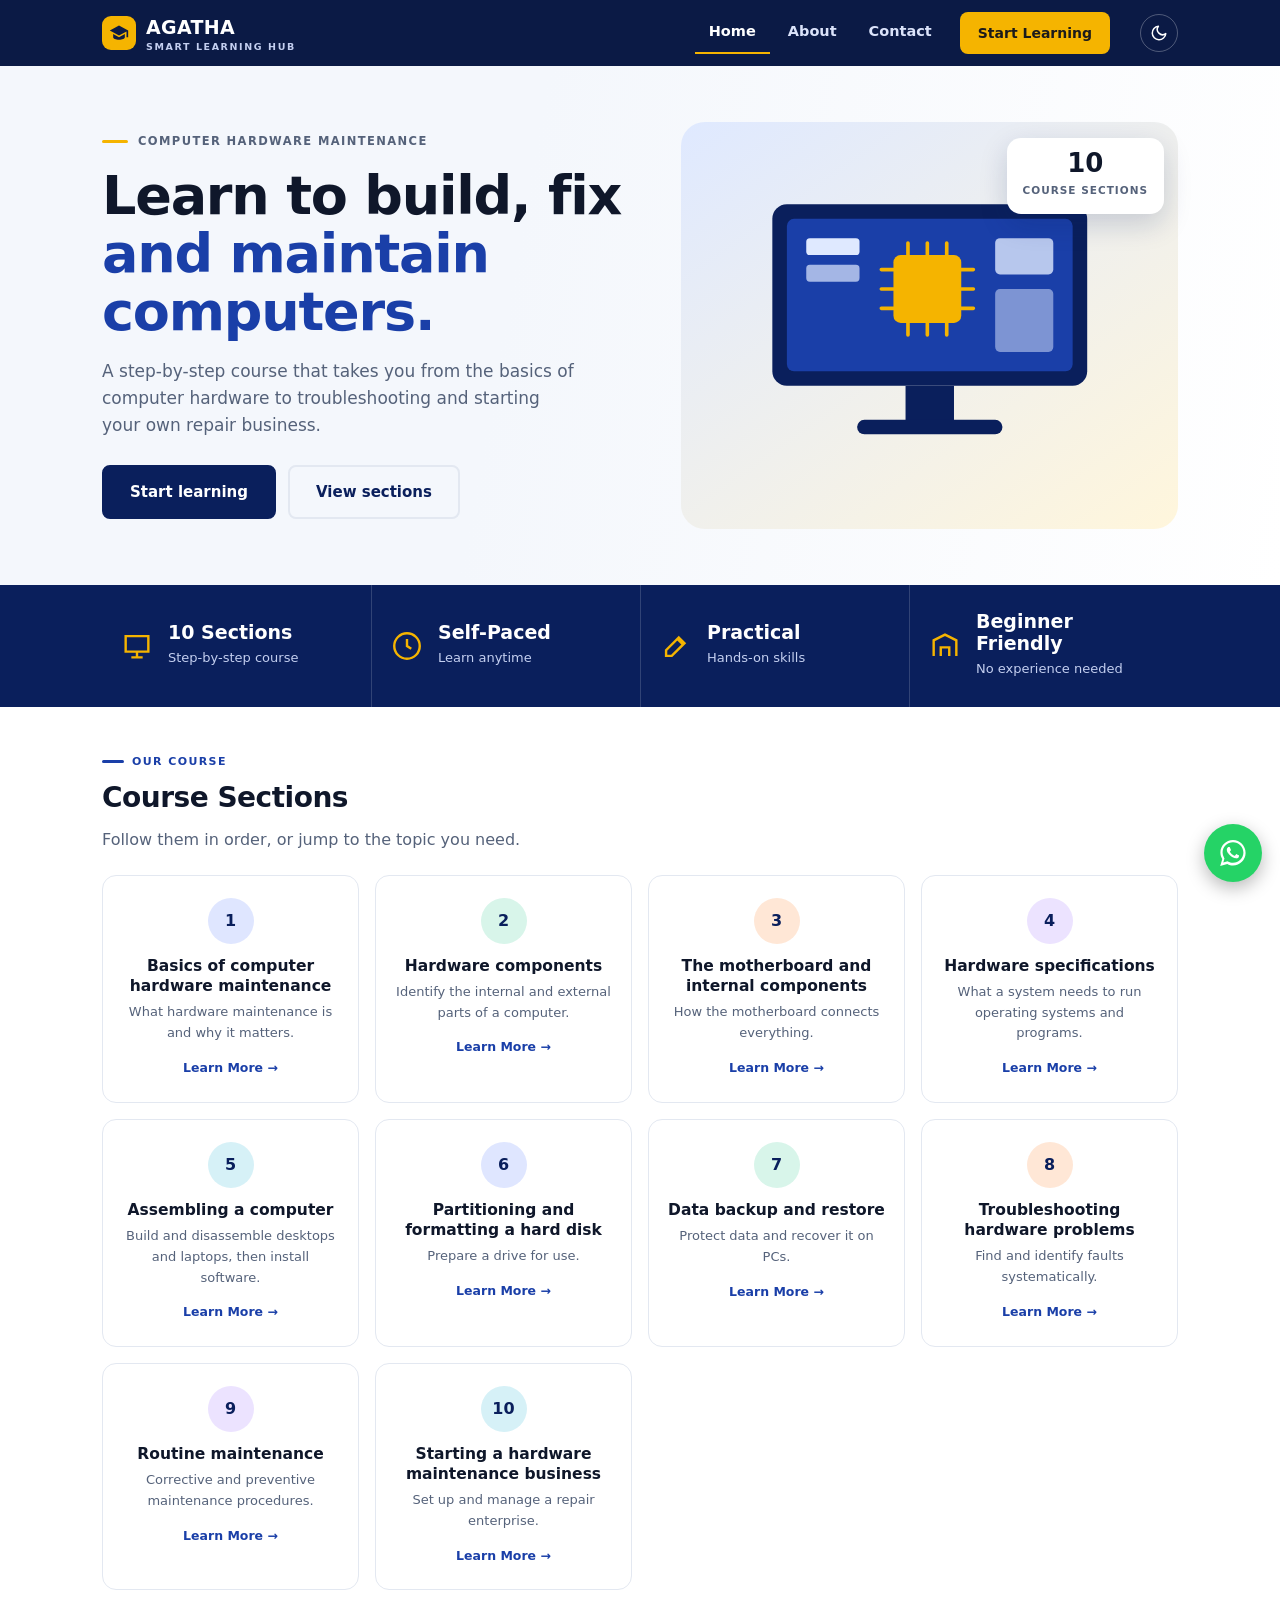
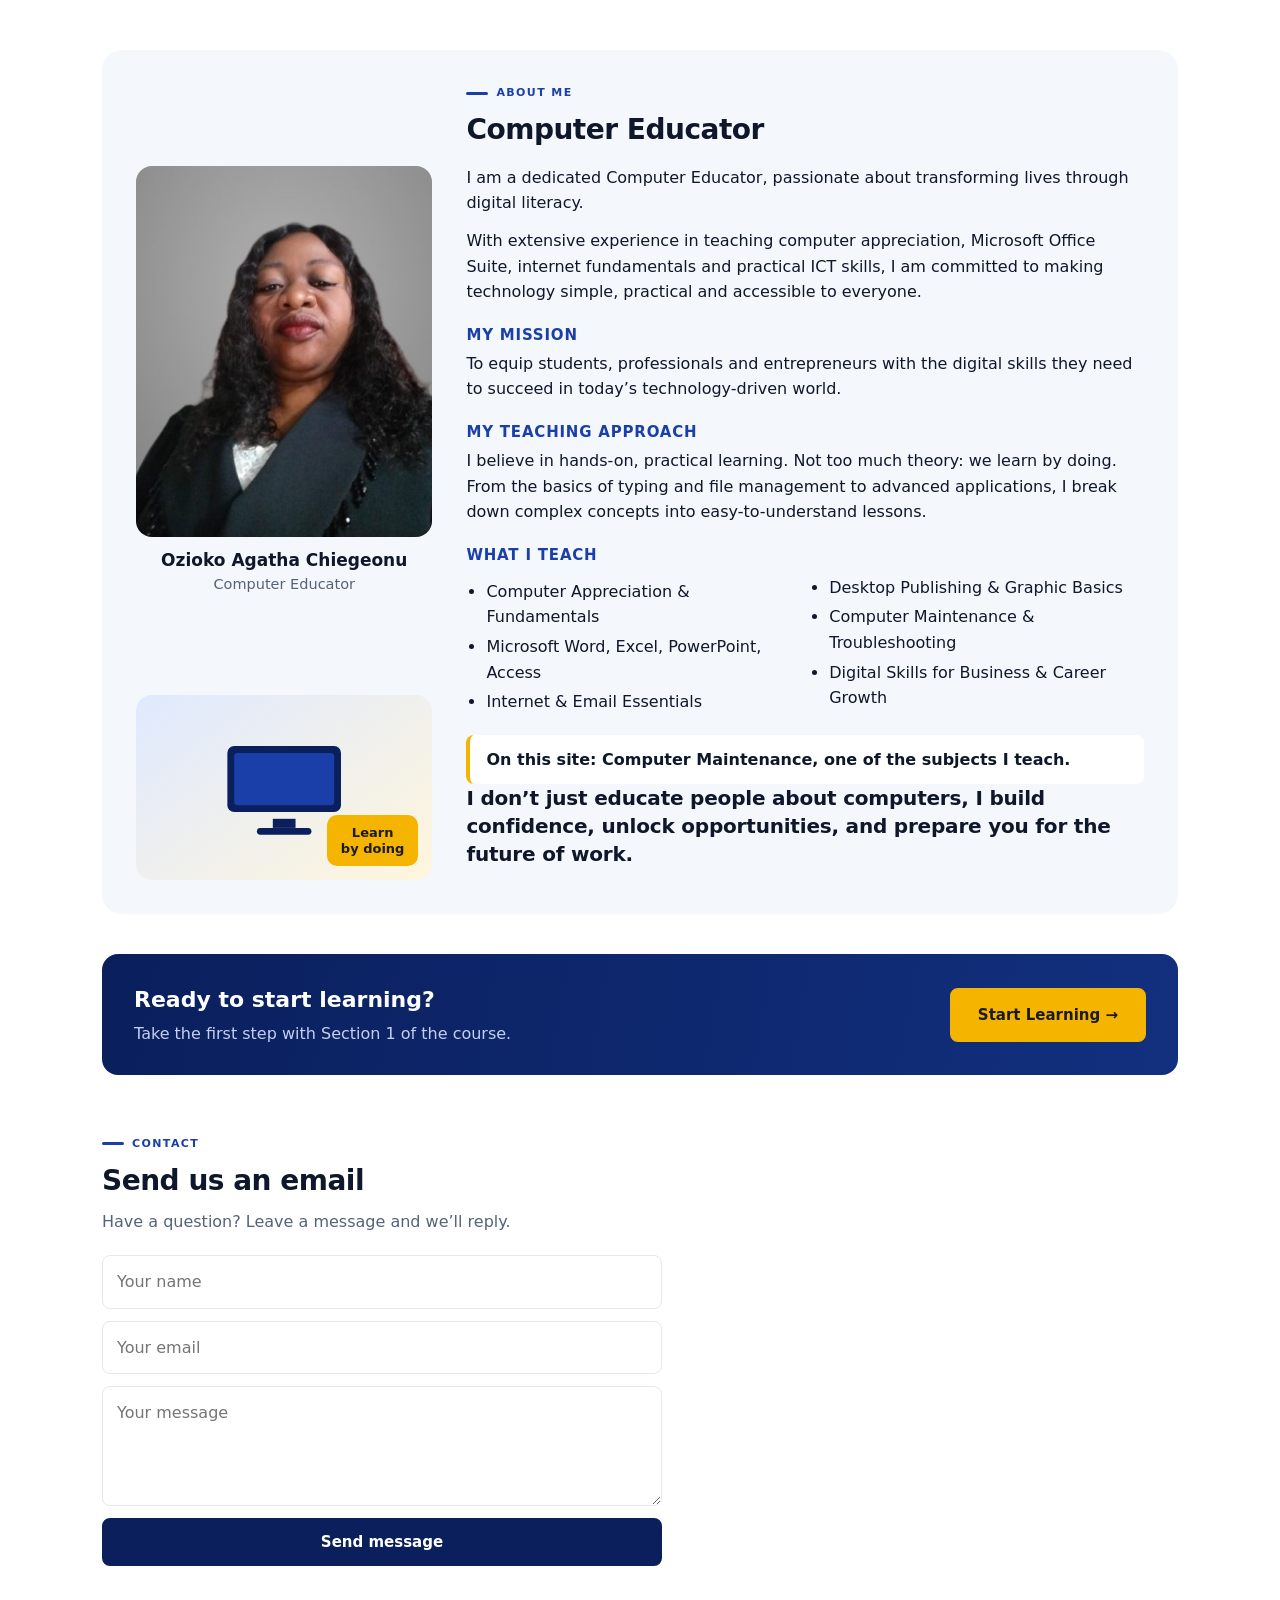
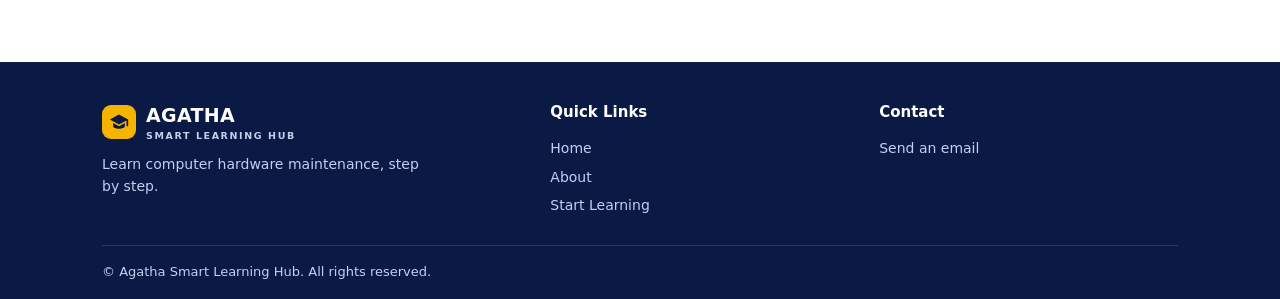
<file: index.html>
<!DOCTYPE html>
<html lang="en">
<head>
<meta charset="utf-8">
<meta name="viewport" content="width=device-width, initial-scale=1, viewport-fit=cover">
<title>Agatha Smart Learning Hub | Computer Hardware Maintenance</title>
<meta name="description" content="Learn computer hardware maintenance step by step: components, motherboard, assembly, troubleshooting, backups and starting a repair business.">
<link rel="icon" type="image/svg+xml" href="favicon.svg">
<link rel="icon" type="image/png" sizes="180x180" href="favicon.png">
<link rel="apple-touch-icon" href="favicon.png">
<link rel="stylesheet" href="style.css">
<script>try{var t=localStorage.getItem('theme')}catch(e){}if(!t)t=matchMedia('(prefers-color-scheme: dark)').matches?'dark':'light';document.documentElement.dataset.theme=t</script>
</head>
<body>
<header><div class="wrap bar">
  <a class="brand" href="index.html"><span class="logo"><svg viewBox="0 0 24 24"><path d="M12 3 1 9l11 6 9-4.900V17h2V9L12 3zM5 13.200V17c0 1.700 3.100 3 7 3s7-1.300 7-3v-3.800l-7 3.800-7-3.800z"/></svg></span><span>AGATHA<small>SMART LEARNING HUB</small></span></a>
  <nav id="menu"><button class="close" id="closeMenu" type="button" aria-label="Close menu"><svg viewBox="0 0 24 24"><path d="M5 5l14 14M19 5L5 19"/></svg></button>
    <a class="l on" href="index.html">Home</a>
    <a class="l" href="#about">About</a>
    <a class="l" id="navContact" href="#email">Contact</a>
    <a class="cta" href="lesson-1.html">Start Learning</a>
  </nav>
  <div class="bar-r"><button class="tt" id="themeBtn" type="button" aria-label="Switch between light and dark mode" title="Light / dark mode"><svg class="moon" viewBox="0 0 24 24"><path d="M21 12.8A9 9 0 1 1 11.2 3a7 7 0 0 0 9.8 9.800z"/></svg><svg class="sun" viewBox="0 0 24 24"><circle cx="12" cy="12" r="4"/><path d="M12 2v2M12 20v2M4.900 4.900l1.400 1.400M17.700 17.700l1.400 1.400M2 12h2M20 12h2M4.900 19.100l1.400-1.400M17.700 6.300l1.400-1.400"/></svg></button><button class="burger" id="burger" type="button" aria-label="Open menu" aria-expanded="false" aria-controls="menu"><svg viewBox="0 0 24 24"><path d="M3 6h18M3 12h18M3 18h18"/></svg></button></div>
</div><div class="scrim" id="scrim"></div></header>

<main>
  <div class="hero"><div class="wrap hg">
    <div>
      <div class="eyebrow">Computer Hardware Maintenance</div>
      <h1>Learn to build, fix <em>and maintain computers.</em></h1>
      <p class="lead">A step-by-step course that takes you from the basics of computer hardware to troubleshooting and starting your own repair business.</p>
      <div class="btns"><a class="btn" href="lesson-1.html">Start learning</a><a class="btn o" href="#sections">View sections</a></div>
    </div>
    <div class="art">
      <svg viewBox="0 0 320 240" fill="none"><rect x="30" y="20" width="260" height="150" rx="12" fill="#0a1f5c"/><rect x="42" y="32" width="236" height="126" rx="6" fill="#1a3fa8"/><rect x="130" y="62" width="56" height="56" rx="6" fill="#f5b400"/><g stroke="#f5b400" stroke-width="3" stroke-linecap="round"><path d="M142 52v10M158 52v10M174 52v10M142 118v10M158 118v10M174 118v10M120 74h10M120 90h10M120 106h10M186 74h10M186 90h10M186 106h10"/></g><rect x="58" y="48" width="44" height="14" rx="3" fill="#dfe9ff"/><rect x="58" y="70" width="44" height="14" rx="3" fill="#dfe9ff" opacity=".7"/><rect x="214" y="48" width="48" height="30" rx="4" fill="#dfe9ff" opacity=".8"/><rect x="214" y="90" width="48" height="52" rx="4" fill="#dfe9ff" opacity=".5"/><rect x="140" y="170" width="40" height="30" fill="#0a1f5c"/><rect x="100" y="198" width="120" height="12" rx="6" fill="#0a1f5c"/></svg>
      <div class="badge"><b>10</b><span>COURSE SECTIONS</span></div>
    </div>
  </div></div>
  <div class="stats"><div class="wrap sg">
    <div class="st"><svg viewBox="0 0 24 24"><path d="M4 5h16v11H4zM8 20h8M12 16v4"/></svg><div><b>10 Sections</b><span>Step-by-step course</span></div></div>
    <div class="st"><svg viewBox="0 0 24 24"><circle cx="12" cy="12" r="9"/><path d="M12 7v5l3 2"/></svg><div><b>Self-Paced</b><span>Learn anytime</span></div></div>
    <div class="st"><svg viewBox="0 0 24 24"><path d="M14 6l4 4-9 9H5v-4zM13 7l4 4"/></svg><div><b>Practical</b><span>Hands-on skills</span></div></div>
    <div class="st"><svg viewBox="0 0 24 24"><path d="M4 19V8l8-4 8 4v11M9 19v-6h6v6"/></svg><div><b>Beginner Friendly</b><span>No experience needed</span></div></div>
  </div></div>
  <div class="wrap">
    <section id="sections">
      <div class="sh"><div><div class="lab">Our Course</div><h2>Course Sections</h2><p class="sub">Follow them in order, or jump to the topic you need.</p></div></div>
      <div class="grid" id="cards"><a class="card" href="lesson-1.html"><div class="num c0">1</div><h3>Basics of computer hardware maintenance</h3><p>What hardware maintenance is and why it matters.</p><span class="more">Learn More &rarr;</span></a><a class="card" href="lesson-2.html"><div class="num c1">2</div><h3>Hardware components</h3><p>Identify the internal and external parts of a computer.</p><span class="more">Learn More &rarr;</span></a><a class="card" href="lesson-3.html"><div class="num c2">3</div><h3>The motherboard and internal components</h3><p>How the motherboard connects everything.</p><span class="more">Learn More &rarr;</span></a><a class="card" href="lesson-4.html"><div class="num c3">4</div><h3>Hardware specifications</h3><p>What a system needs to run operating systems and programs.</p><span class="more">Learn More &rarr;</span></a><a class="card" href="lesson-5.html"><div class="num c4">5</div><h3>Assembling a computer</h3><p>Build and disassemble desktops and laptops, then install software.</p><span class="more">Learn More &rarr;</span></a><a class="card" href="lesson-6.html"><div class="num c0">6</div><h3>Partitioning and formatting a hard disk</h3><p>Prepare a drive for use.</p><span class="more">Learn More &rarr;</span></a><a class="card" href="lesson-7.html"><div class="num c1">7</div><h3>Data backup and restore</h3><p>Protect data and recover it on PCs.</p><span class="more">Learn More &rarr;</span></a><a class="card" href="lesson-8.html"><div class="num c2">8</div><h3>Troubleshooting hardware problems</h3><p>Find and identify faults systematically.</p><span class="more">Learn More &rarr;</span></a><a class="card" href="lesson-9.html"><div class="num c3">9</div><h3>Routine maintenance</h3><p>Corrective and preventive maintenance procedures.</p><span class="more">Learn More &rarr;</span></a><a class="card" href="lesson-10.html"><div class="num c4">10</div><h3>Starting a hardware maintenance business</h3><p>Set up and manage a repair enterprise.</p><span class="more">Learn More &rarr;</span></a></div>
    </section>
    <section id="about">
      <div class="about">
        <div class="abl"><div class="who"><img class="me" src="images/agatha.jpg" alt="Ozioko Agatha Chiegeonu, Computer Educator"><div class="cap"><b>Ozioko Agatha Chiegeonu</b><span>Computer Educator</span></div></div><div class="pic"><svg viewBox="0 0 120 90" width="46%" fill="none"><rect x="10" y="8" width="100" height="58" rx="6" fill="#0a1f5c"/><rect x="16" y="14" width="88" height="46" rx="3" fill="#1a3fa8"/><rect x="50" y="72" width="20" height="8" fill="#0a1f5c"/><rect x="36" y="80" width="48" height="6" rx="3" fill="#0a1f5c"/></svg><span>Learn<br>by doing</span></div></div>
        <div><div class="lab">About Me</div><h2>Computer Educator</h2><p>I am a dedicated Computer Educator, passionate about transforming lives through digital literacy.</p><p>With extensive experience in teaching computer appreciation, Microsoft Office Suite, internet fundamentals and practical ICT skills, I am committed to making technology simple, practical and accessible to everyone.</p><h4>My Mission</h4><p>To equip students, professionals and entrepreneurs with the digital skills they need to succeed in today’s technology-driven world.</p><h4>My Teaching Approach</h4><p>I believe in hands-on, practical learning. Not too much theory: we learn by doing. From the basics of typing and file management to advanced applications, I break down complex concepts into easy-to-understand lessons.</p><h4>What I Teach</h4><ul class="teach"><li>Computer Appreciation &amp; Fundamentals</li><li>Microsoft Word, Excel, PowerPoint, Access</li><li>Internet &amp; Email Essentials</li><li>Desktop Publishing &amp; Graphic Basics</li><li>Computer Maintenance &amp; Troubleshooting</li><li>Digital Skills for Business &amp; Career Growth</li></ul><div class="onsite">On this site: Computer Maintenance, one of the subjects I teach.</div><p class="closing">I don’t just educate people about computers, I build confidence, unlock opportunities, and prepare you for the future of work.</p></div>
      </div>
      <div class="banner"><div><h3>Ready to start learning?</h3><p>Take the first step with Section 1 of the course.</p></div><a class="btn g" href="lesson-1.html">Start Learning &rarr;</a></div>
    </section>
    <section id="email">
      <div class="lab">Contact</div><h2>Send us an email</h2>
      <p class="sub" style="margin-bottom:20px">Have a question? Leave a message and we’ll reply.</p>
      <form id="mailForm">
        <input type="text" name="name" placeholder="Your name" required>
        <input type="email" name="email" placeholder="Your email" required>
        <textarea name="message" placeholder="Your message" required></textarea>
        <button class="btn" type="submit">Send message</button>
        <p class="note" id="note"></p>
      </form>
    </section>
  </div>
</main>

<footer><div class="wrap">
  <div class="fg">
    <div><div class="brand" style="color:#fff;margin-bottom:10px"><span class="logo"><svg viewBox="0 0 24 24"><path d="M12 3 1 9l11 6 9-4.900V17h2V9L12 3zM5 13.200V17c0 1.700 3.100 3 7 3s7-1.300 7-3v-3.800l-7 3.800-7-3.800z"/></svg></span><span>AGATHA<small>SMART LEARNING HUB</small></span></div><p style="margin:0;max-width:320px">Learn computer hardware maintenance, step by step.</p></div>
    <div><h4>Quick Links</h4><a href="index.html">Home</a><a href="#about">About</a><a href="lesson-1.html">Start Learning</a></div>
    <div><h4>Contact</h4><a href="#email">Send an email</a></div>
  </div>
  <div class="copy">&copy; Agatha Smart Learning Hub. All rights reserved.</div>
</div></footer>

<a class="wa" id="waBtn" href="https://wa.link/6a9edf" target="_blank" rel="noopener" aria-label="Chat on WhatsApp">
  <svg viewBox="0 0 32 32"><path d="M16 3C9 3 3.4 8.6 3.4 15.5c0 2.4.7 4.7 1.9 6.600L3.200 29l7.100-2.100c1.800 1 3.800 1.500 5.700 1.500 7 0 12.600-5.600 12.600-12.500S23 3 16 3zm0 22.800c-1.800 0-3.600-.5-5.100-1.400l-.4-.2-4.200 1.200 1.200-4.100-.3-.4a10.200 10.200 0 0 1-1.600-5.500C5.600 9.800 10.300 5.200 16 5.200s10.400 4.600 10.400 10.300S21.700 25.800 16 25.800zm5.700-7.600c-.3-.2-1.800-.9-2.100-1s-.5-.2-.7.200-.8 1-1 1.200-.4.200-.7.100a8.400 8.400 0 0 1-4.200-3.700c-.3-.6.300-.5.900-1.700.1-.2 0-.4 0-.5l-1-2.300c-.2-.6-.5-.5-.7-.5h-.6c-.2 0-.5.100-.8.400s-1 1-1 2.500 1.100 2.900 1.200 3.100c.2.200 2.100 3.300 5.200 4.500 2.900 1.100 3.100.9 3.600.8.600-.1 1.800-.7 2-1.400s.2-1.300.2-1.400-.3-.2-.6-.4z"/></svg>
</a>
<script src="theme.js"></script>
<script>
document.getElementById('mailForm').addEventListener('submit',function(e){
  e.preventDefault();
  var f=e.target,btn=f.querySelector('button'),note=document.getElementById('note');
  var d=Object.fromEntries(new FormData(f).entries());
  d._subject='New message from Agatha Smart Learning Hub';d._template='table';
  btn.disabled=true;note.textContent='Sending...';
  fetch('https://formsubmit.co/ajax/agathaziko20@gmail.com',{method:'POST',headers:{'Content-Type':'application/json','Accept':'application/json'},body:JSON.stringify(d)})
  .then(function(r){if(!r.ok)throw 0;return r.json()})
  .then(function(){f.reset();note.textContent='Thank you! Your message has been sent.'})
  .catch(function(){note.textContent='Sorry, the message could not be sent. Please try again or use the WhatsApp button.'})
  .then(function(){btn.disabled=false});
});
</script>
</body>
</html>
</file>
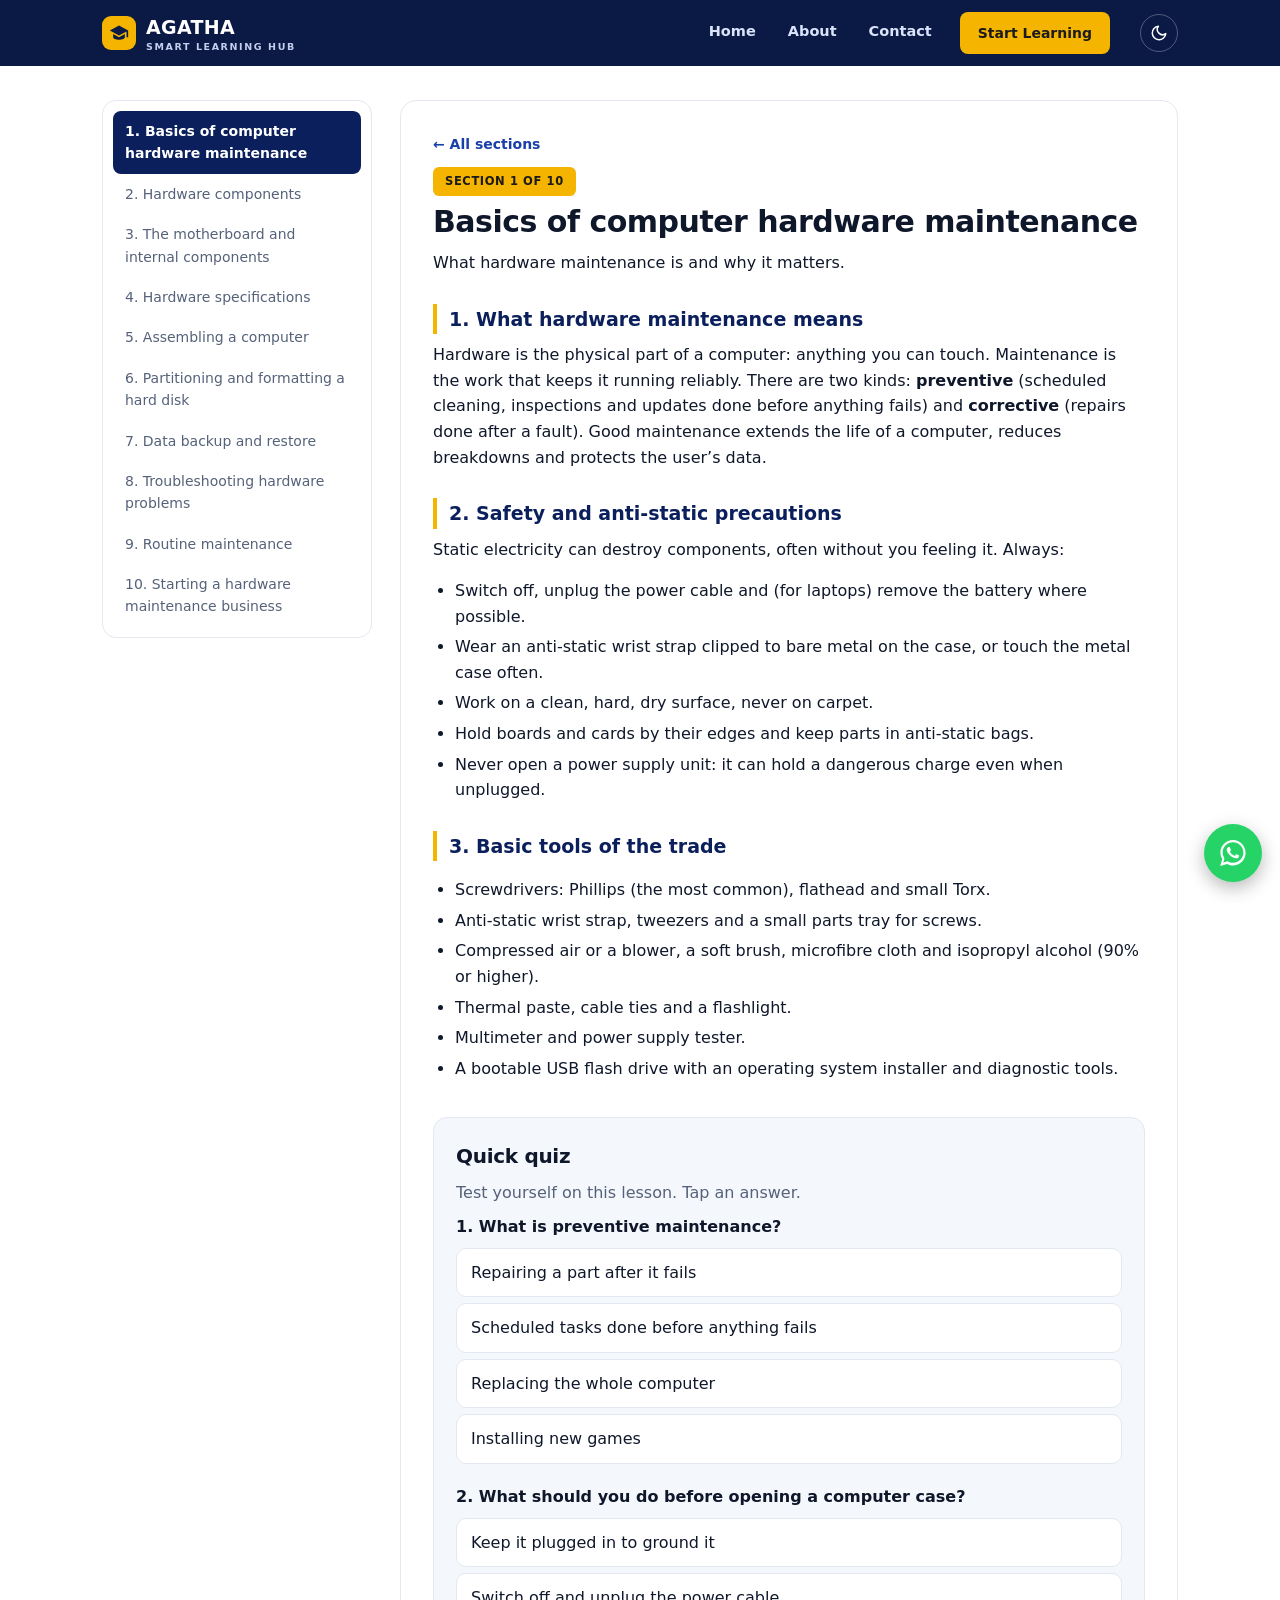
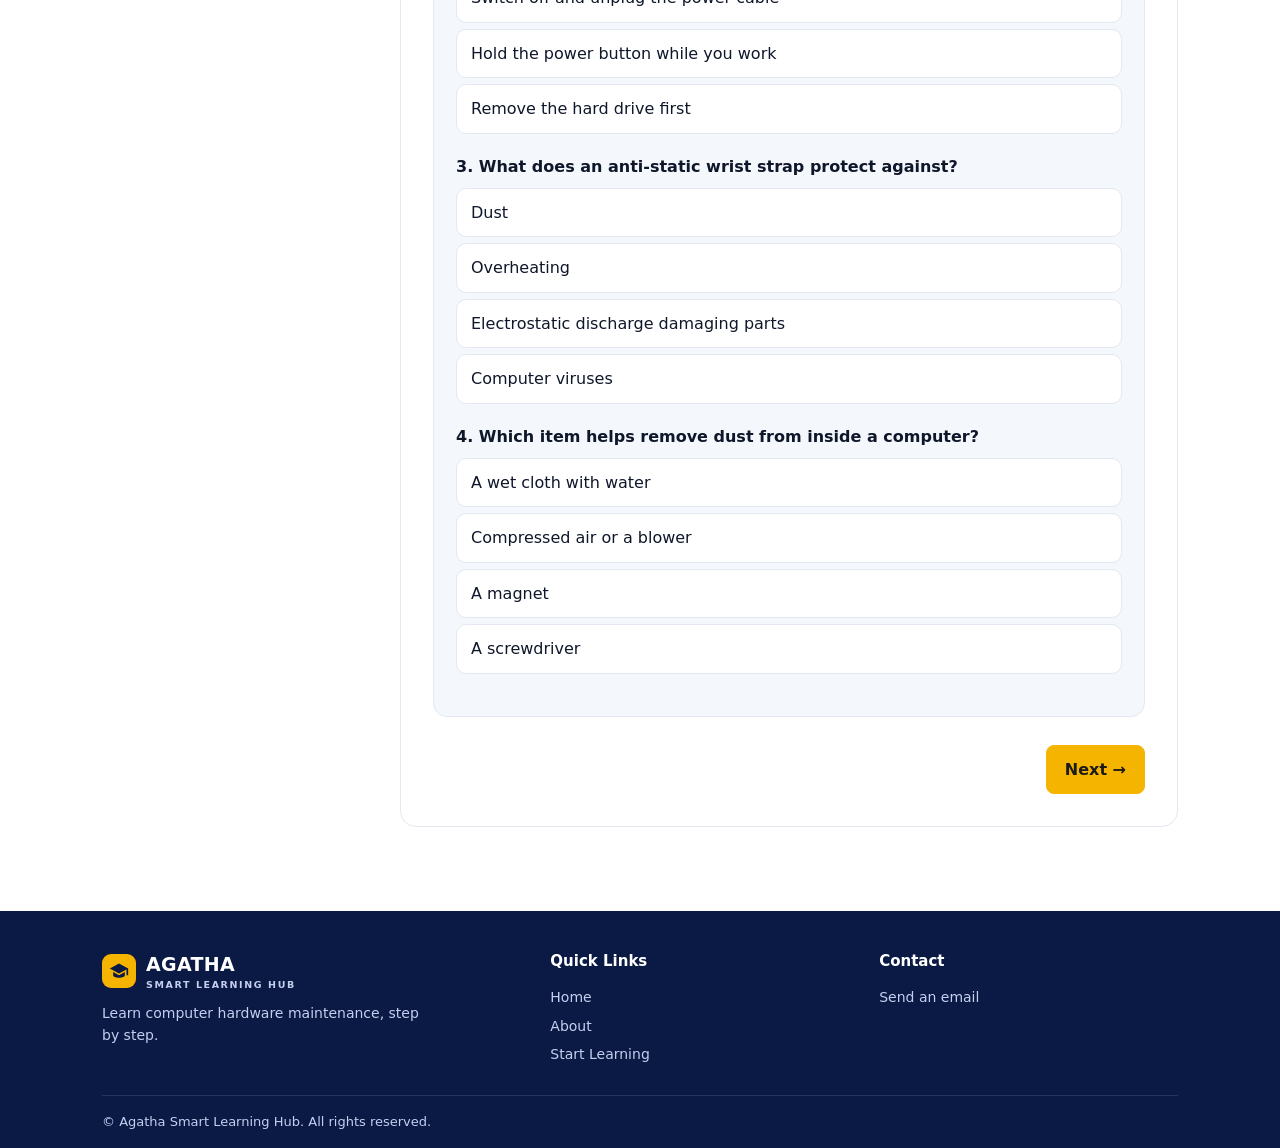
<file: lesson-1.html>
<!DOCTYPE html>
<html lang="en">
<head>
<meta charset="utf-8">
<meta name="viewport" content="width=device-width, initial-scale=1, viewport-fit=cover">
<title>Basics of computer hardware maintenance | Agatha Smart Learning Hub</title>
<meta name="description" content="What hardware maintenance is and why it matters.">
<link rel="icon" type="image/svg+xml" href="favicon.svg">
<link rel="icon" type="image/png" sizes="180x180" href="favicon.png">
<link rel="apple-touch-icon" href="favicon.png">
<link rel="stylesheet" href="style.css">
<script>try{var t=localStorage.getItem('theme')}catch(e){}if(!t)t=matchMedia('(prefers-color-scheme: dark)').matches?'dark':'light';document.documentElement.dataset.theme=t</script>
</head>
<body>
<header><div class="wrap bar">
  <a class="brand" href="index.html"><span class="logo"><svg viewBox="0 0 24 24"><path d="M12 3 1 9l11 6 9-4.900V17h2V9L12 3zM5 13.200V17c0 1.700 3.100 3 7 3s7-1.300 7-3v-3.800l-7 3.800-7-3.800z"/></svg></span><span>AGATHA<small>SMART LEARNING HUB</small></span></a>
  <nav id="menu"><button class="close" id="closeMenu" type="button" aria-label="Close menu"><svg viewBox="0 0 24 24"><path d="M5 5l14 14M19 5L5 19"/></svg></button>
    <a class="l" href="index.html">Home</a>
    <a class="l" href="index.html#about">About</a>
    <a class="l" id="navContact" href="index.html#email">Contact</a>
    <a class="cta" href="lesson-1.html">Start Learning</a>
  </nav>
  <div class="bar-r"><button class="tt" id="themeBtn" type="button" aria-label="Switch between light and dark mode" title="Light / dark mode"><svg class="moon" viewBox="0 0 24 24"><path d="M21 12.8A9 9 0 1 1 11.2 3a7 7 0 0 0 9.8 9.800z"/></svg><svg class="sun" viewBox="0 0 24 24"><circle cx="12" cy="12" r="4"/><path d="M12 2v2M12 20v2M4.900 4.900l1.400 1.400M17.700 17.700l1.400 1.400M2 12h2M20 12h2M4.900 19.100l1.400-1.400M17.700 6.300l1.400-1.400"/></svg></button><button class="burger" id="burger" type="button" aria-label="Open menu" aria-expanded="false" aria-controls="menu"><svg viewBox="0 0 24 24"><path d="M3 6h18M3 12h18M3 18h18"/></svg></button></div>
</div><div class="scrim" id="scrim"></div></header>

<main><div class="wrap layout">
<aside class="side"><a href="lesson-1.html" class="on">1. Basics of computer hardware maintenance</a><a href="lesson-2.html">2. Hardware components</a><a href="lesson-3.html">3. The motherboard and internal components</a><a href="lesson-4.html">4. Hardware specifications</a><a href="lesson-5.html">5. Assembling a computer</a><a href="lesson-6.html">6. Partitioning and formatting a hard disk</a><a href="lesson-7.html">7. Data backup and restore</a><a href="lesson-8.html">8. Troubleshooting hardware problems</a><a href="lesson-9.html">9. Routine maintenance</a><a href="lesson-10.html">10. Starting a hardware maintenance business</a></aside>
<article class="lesson"><a class="back" href="index.html">&larr; All sections</a><div class="tag">Section 1 of 10</div><h1>Basics of computer hardware maintenance</h1><p>What hardware maintenance is and why it matters.</p><h3>1. What hardware maintenance means</h3><p>Hardware is the physical part of a computer: anything you can touch. Maintenance is the work that keeps it running reliably. There are two kinds: <b>preventive</b> (scheduled cleaning, inspections and updates done before anything fails) and <b>corrective</b> (repairs done after a fault). Good maintenance extends the life of a computer, reduces breakdowns and protects the user’s data.</p><h3>2. Safety and anti-static precautions</h3><p>Static electricity can destroy components, often without you feeling it. Always:</p><ul><li>Switch off, unplug the power cable and (for laptops) remove the battery where possible.</li><li>Wear an anti-static wrist strap clipped to bare metal on the case, or touch the metal case often.</li><li>Work on a clean, hard, dry surface, never on carpet.</li><li>Hold boards and cards by their edges and keep parts in anti-static bags.</li><li>Never open a power supply unit: it can hold a dangerous charge even when unplugged.</li></ul><h3>3. Basic tools of the trade</h3><ul><li>Screwdrivers: Phillips (the most common), flathead and small Torx.</li><li>Anti-static wrist strap, tweezers and a small parts tray for screws.</li><li>Compressed air or a blower, a soft brush, microfibre cloth and isopropyl alcohol (90% or higher).</li><li>Thermal paste, cable ties and a flashlight.</li><li>Multimeter and power supply tester.</li><li>A bootable USB flash drive with an operating system installer and diagnostic tools.</li></ul><div id="quiz" data-lesson="1"></div><div class="pn"><span></span><a class="go" href="lesson-2.html">Next &rarr;</a></div></article>
</div></main>

<footer><div class="wrap">
  <div class="fg">
    <div><div class="brand" style="color:#fff;margin-bottom:10px"><span class="logo"><svg viewBox="0 0 24 24"><path d="M12 3 1 9l11 6 9-4.900V17h2V9L12 3zM5 13.200V17c0 1.700 3.100 3 7 3s7-1.300 7-3v-3.800l-7 3.800-7-3.800z"/></svg></span><span>AGATHA<small>SMART LEARNING HUB</small></span></div><p style="margin:0;max-width:320px">Learn computer hardware maintenance, step by step.</p></div>
    <div><h4>Quick Links</h4><a href="index.html">Home</a><a href="index.html#about">About</a><a href="lesson-1.html">Start Learning</a></div>
    <div><h4>Contact</h4><a href="index.html#email">Send an email</a></div>
  </div>
  <div class="copy">&copy; Agatha Smart Learning Hub. All rights reserved.</div>
</div></footer>

<a class="wa" id="waBtn" href="https://wa.link/6a9edf" target="_blank" rel="noopener" aria-label="Chat on WhatsApp">
  <svg viewBox="0 0 32 32"><path d="M16 3C9 3 3.4 8.6 3.4 15.5c0 2.4.7 4.7 1.9 6.600L3.200 29l7.100-2.100c1.800 1 3.800 1.500 5.700 1.500 7 0 12.600-5.600 12.600-12.500S23 3 16 3zm0 22.800c-1.800 0-3.600-.5-5.100-1.400l-.4-.2-4.200 1.200 1.200-4.100-.3-.4a10.200 10.200 0 0 1-1.600-5.500C5.600 9.800 10.300 5.200 16 5.200s10.400 4.600 10.400 10.300S21.700 25.800 16 25.800zm5.700-7.600c-.3-.2-1.800-.9-2.100-1s-.5-.2-.7.200-.8 1-1 1.200-.4.200-.7.100a8.400 8.400 0 0 1-4.200-3.700c-.3-.6.300-.5.900-1.700.1-.2 0-.4 0-.5l-1-2.300c-.2-.6-.5-.5-.7-.5h-.6c-.2 0-.5.100-.8.400s-1 1-1 2.500 1.100 2.900 1.200 3.100c.2.200 2.100 3.300 5.200 4.500 2.900 1.100 3.100.9 3.600.8.600-.1 1.800-.7 2-1.400s.2-1.300.2-1.400-.3-.2-.6-.4z"/></svg>
</a>
<script src="theme.js"></script>
<script src="quiz.js"></script>
</body>
</html>
</file>
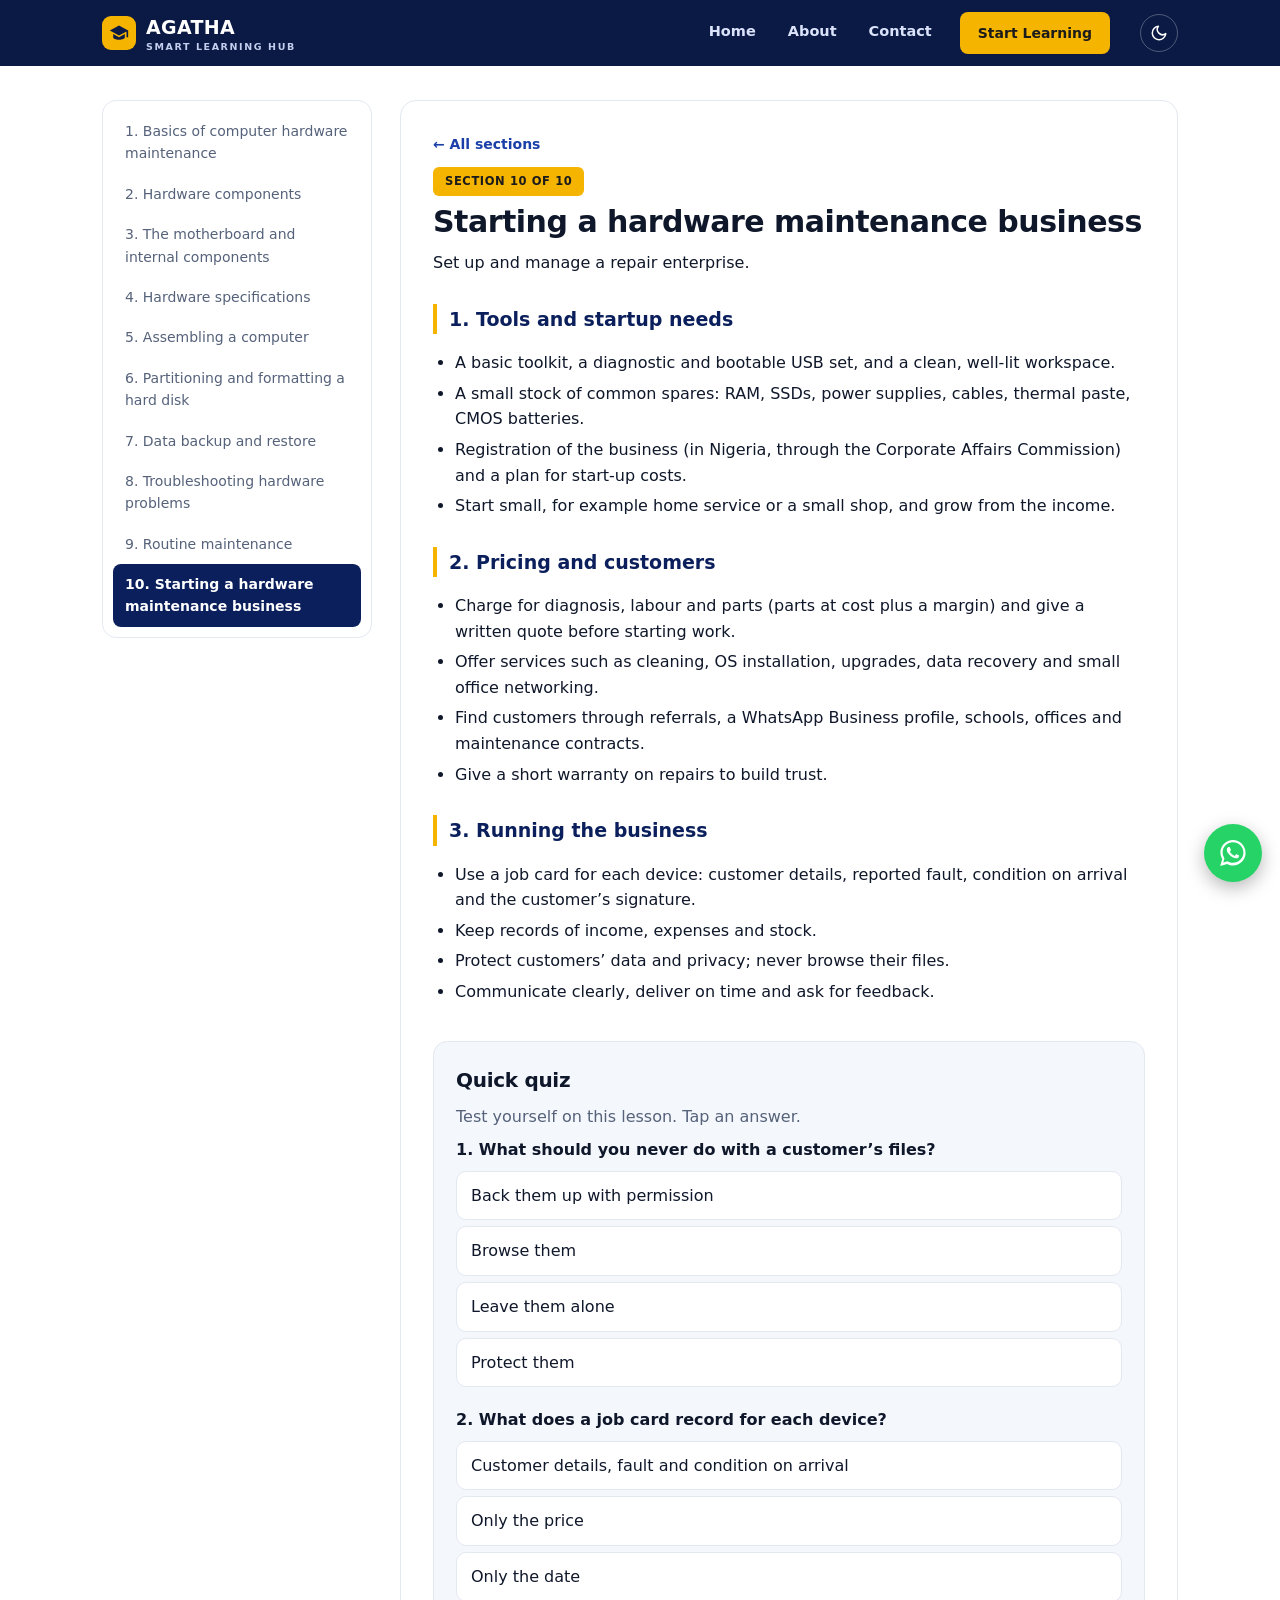
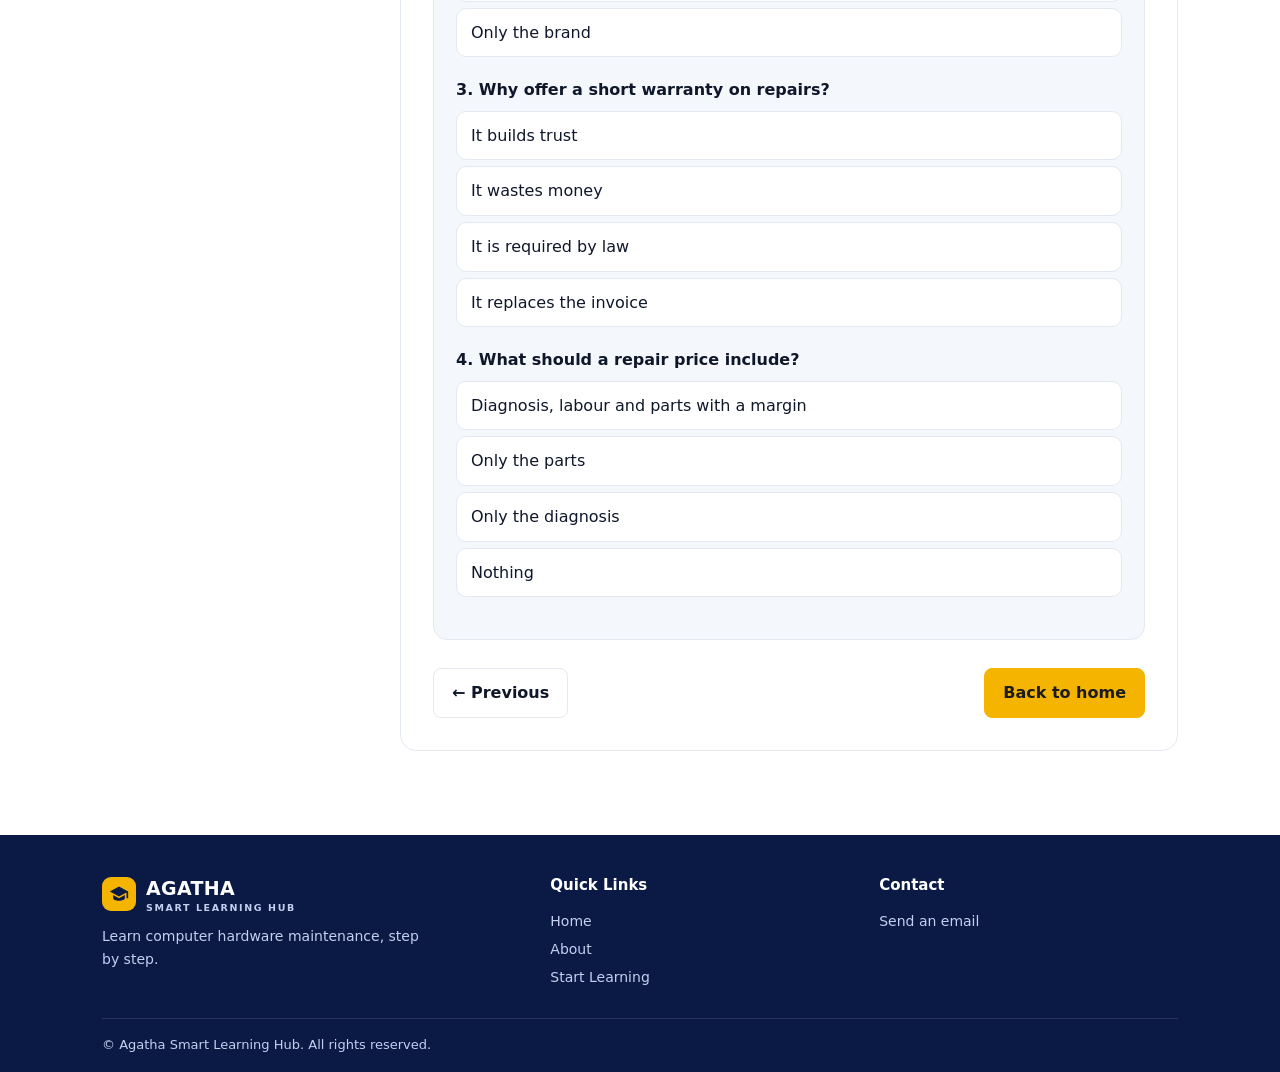
<file: lesson-10.html>
<!DOCTYPE html>
<html lang="en">
<head>
<meta charset="utf-8">
<meta name="viewport" content="width=device-width, initial-scale=1, viewport-fit=cover">
<title>Starting a hardware maintenance business | Agatha Smart Learning Hub</title>
<meta name="description" content="Set up and manage a repair enterprise.">
<link rel="icon" type="image/svg+xml" href="favicon.svg">
<link rel="icon" type="image/png" sizes="180x180" href="favicon.png">
<link rel="apple-touch-icon" href="favicon.png">
<link rel="stylesheet" href="style.css">
<script>try{var t=localStorage.getItem('theme')}catch(e){}if(!t)t=matchMedia('(prefers-color-scheme: dark)').matches?'dark':'light';document.documentElement.dataset.theme=t</script>
</head>
<body>
<header><div class="wrap bar">
  <a class="brand" href="index.html"><span class="logo"><svg viewBox="0 0 24 24"><path d="M12 3 1 9l11 6 9-4.900V17h2V9L12 3zM5 13.200V17c0 1.700 3.100 3 7 3s7-1.300 7-3v-3.800l-7 3.800-7-3.800z"/></svg></span><span>AGATHA<small>SMART LEARNING HUB</small></span></a>
  <nav id="menu"><button class="close" id="closeMenu" type="button" aria-label="Close menu"><svg viewBox="0 0 24 24"><path d="M5 5l14 14M19 5L5 19"/></svg></button>
    <a class="l" href="index.html">Home</a>
    <a class="l" href="index.html#about">About</a>
    <a class="l" id="navContact" href="index.html#email">Contact</a>
    <a class="cta" href="lesson-1.html">Start Learning</a>
  </nav>
  <div class="bar-r"><button class="tt" id="themeBtn" type="button" aria-label="Switch between light and dark mode" title="Light / dark mode"><svg class="moon" viewBox="0 0 24 24"><path d="M21 12.8A9 9 0 1 1 11.2 3a7 7 0 0 0 9.8 9.800z"/></svg><svg class="sun" viewBox="0 0 24 24"><circle cx="12" cy="12" r="4"/><path d="M12 2v2M12 20v2M4.900 4.900l1.400 1.400M17.700 17.700l1.400 1.400M2 12h2M20 12h2M4.900 19.100l1.400-1.400M17.700 6.300l1.400-1.400"/></svg></button><button class="burger" id="burger" type="button" aria-label="Open menu" aria-expanded="false" aria-controls="menu"><svg viewBox="0 0 24 24"><path d="M3 6h18M3 12h18M3 18h18"/></svg></button></div>
</div><div class="scrim" id="scrim"></div></header>

<main><div class="wrap layout">
<aside class="side"><a href="lesson-1.html">1. Basics of computer hardware maintenance</a><a href="lesson-2.html">2. Hardware components</a><a href="lesson-3.html">3. The motherboard and internal components</a><a href="lesson-4.html">4. Hardware specifications</a><a href="lesson-5.html">5. Assembling a computer</a><a href="lesson-6.html">6. Partitioning and formatting a hard disk</a><a href="lesson-7.html">7. Data backup and restore</a><a href="lesson-8.html">8. Troubleshooting hardware problems</a><a href="lesson-9.html">9. Routine maintenance</a><a href="lesson-10.html" class="on">10. Starting a hardware maintenance business</a></aside>
<article class="lesson"><a class="back" href="index.html">&larr; All sections</a><div class="tag">Section 10 of 10</div><h1>Starting a hardware maintenance business</h1><p>Set up and manage a repair enterprise.</p><h3>1. Tools and startup needs</h3><ul><li>A basic toolkit, a diagnostic and bootable USB set, and a clean, well-lit workspace.</li><li>A small stock of common spares: RAM, SSDs, power supplies, cables, thermal paste, CMOS batteries.</li><li>Registration of the business (in Nigeria, through the Corporate Affairs Commission) and a plan for start-up costs.</li><li>Start small, for example home service or a small shop, and grow from the income.</li></ul><h3>2. Pricing and customers</h3><ul><li>Charge for diagnosis, labour and parts (parts at cost plus a margin) and give a written quote before starting work.</li><li>Offer services such as cleaning, OS installation, upgrades, data recovery and small office networking.</li><li>Find customers through referrals, a WhatsApp Business profile, schools, offices and maintenance contracts.</li><li>Give a short warranty on repairs to build trust.</li></ul><h3>3. Running the business</h3><ul><li>Use a job card for each device: customer details, reported fault, condition on arrival and the customer’s signature.</li><li>Keep records of income, expenses and stock.</li><li>Protect customers’ data and privacy; never browse their files.</li><li>Communicate clearly, deliver on time and ask for feedback.</li></ul><div id="quiz" data-lesson="10"></div><div class="pn"><a href="lesson-9.html">&larr; Previous</a><a class="go" href="index.html">Back to home</a></div></article>
</div></main>

<footer><div class="wrap">
  <div class="fg">
    <div><div class="brand" style="color:#fff;margin-bottom:10px"><span class="logo"><svg viewBox="0 0 24 24"><path d="M12 3 1 9l11 6 9-4.900V17h2V9L12 3zM5 13.200V17c0 1.700 3.100 3 7 3s7-1.300 7-3v-3.800l-7 3.800-7-3.800z"/></svg></span><span>AGATHA<small>SMART LEARNING HUB</small></span></div><p style="margin:0;max-width:320px">Learn computer hardware maintenance, step by step.</p></div>
    <div><h4>Quick Links</h4><a href="index.html">Home</a><a href="index.html#about">About</a><a href="lesson-1.html">Start Learning</a></div>
    <div><h4>Contact</h4><a href="index.html#email">Send an email</a></div>
  </div>
  <div class="copy">&copy; Agatha Smart Learning Hub. All rights reserved.</div>
</div></footer>

<a class="wa" id="waBtn" href="https://wa.link/6a9edf" target="_blank" rel="noopener" aria-label="Chat on WhatsApp">
  <svg viewBox="0 0 32 32"><path d="M16 3C9 3 3.4 8.6 3.4 15.5c0 2.4.7 4.7 1.9 6.600L3.200 29l7.100-2.100c1.800 1 3.800 1.500 5.700 1.500 7 0 12.600-5.600 12.600-12.500S23 3 16 3zm0 22.800c-1.800 0-3.600-.5-5.100-1.400l-.4-.2-4.200 1.200 1.200-4.100-.3-.4a10.200 10.200 0 0 1-1.600-5.500C5.600 9.800 10.300 5.200 16 5.200s10.400 4.600 10.400 10.300S21.700 25.800 16 25.800zm5.700-7.600c-.3-.2-1.800-.9-2.100-1s-.5-.2-.7.200-.8 1-1 1.200-.4.200-.7.100a8.400 8.400 0 0 1-4.200-3.700c-.3-.6.300-.5.900-1.700.1-.2 0-.4 0-.5l-1-2.300c-.2-.6-.5-.5-.7-.5h-.6c-.2 0-.5.100-.8.400s-1 1-1 2.500 1.100 2.900 1.200 3.100c.2.200 2.100 3.300 5.200 4.500 2.900 1.100 3.100.9 3.600.8.600-.1 1.800-.7 2-1.400s.2-1.300.2-1.400-.3-.2-.6-.4z"/></svg>
</a>
<script src="theme.js"></script>
<script src="quiz.js"></script>
</body>
</html>
</file>
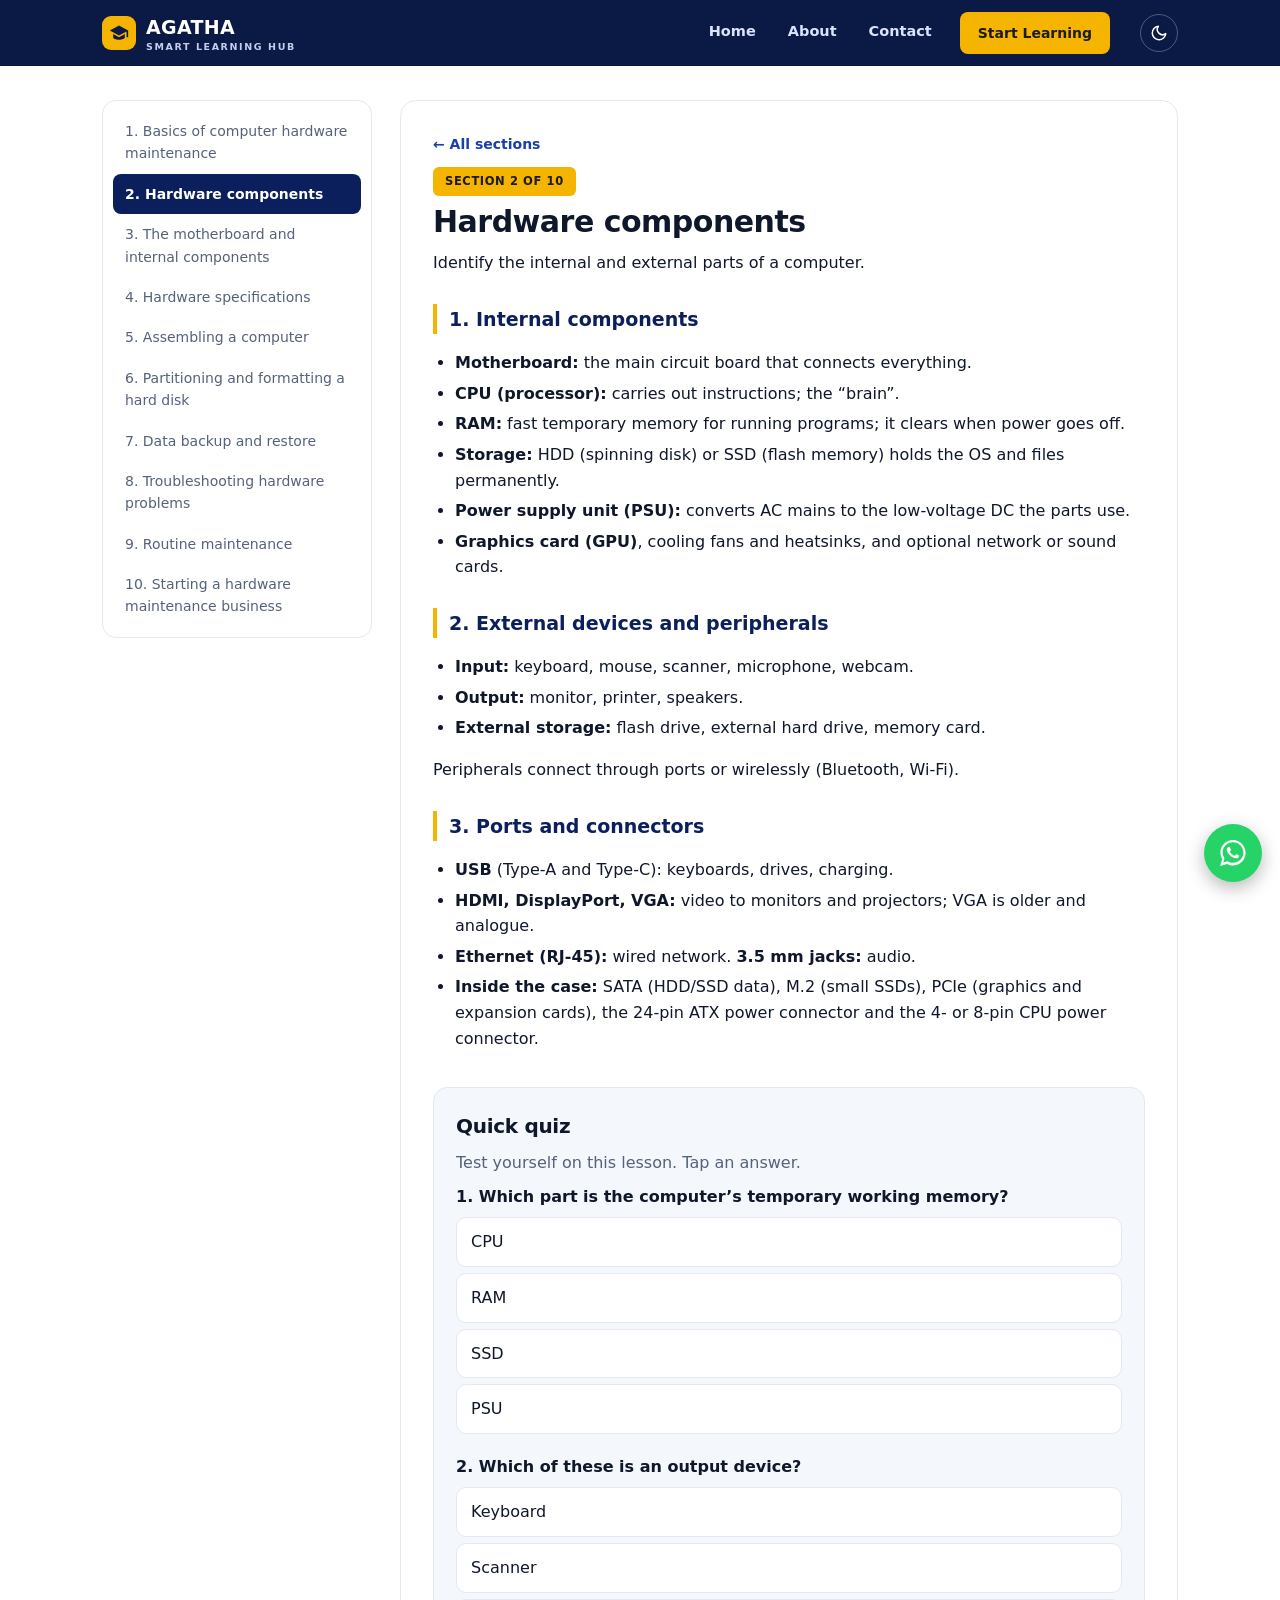
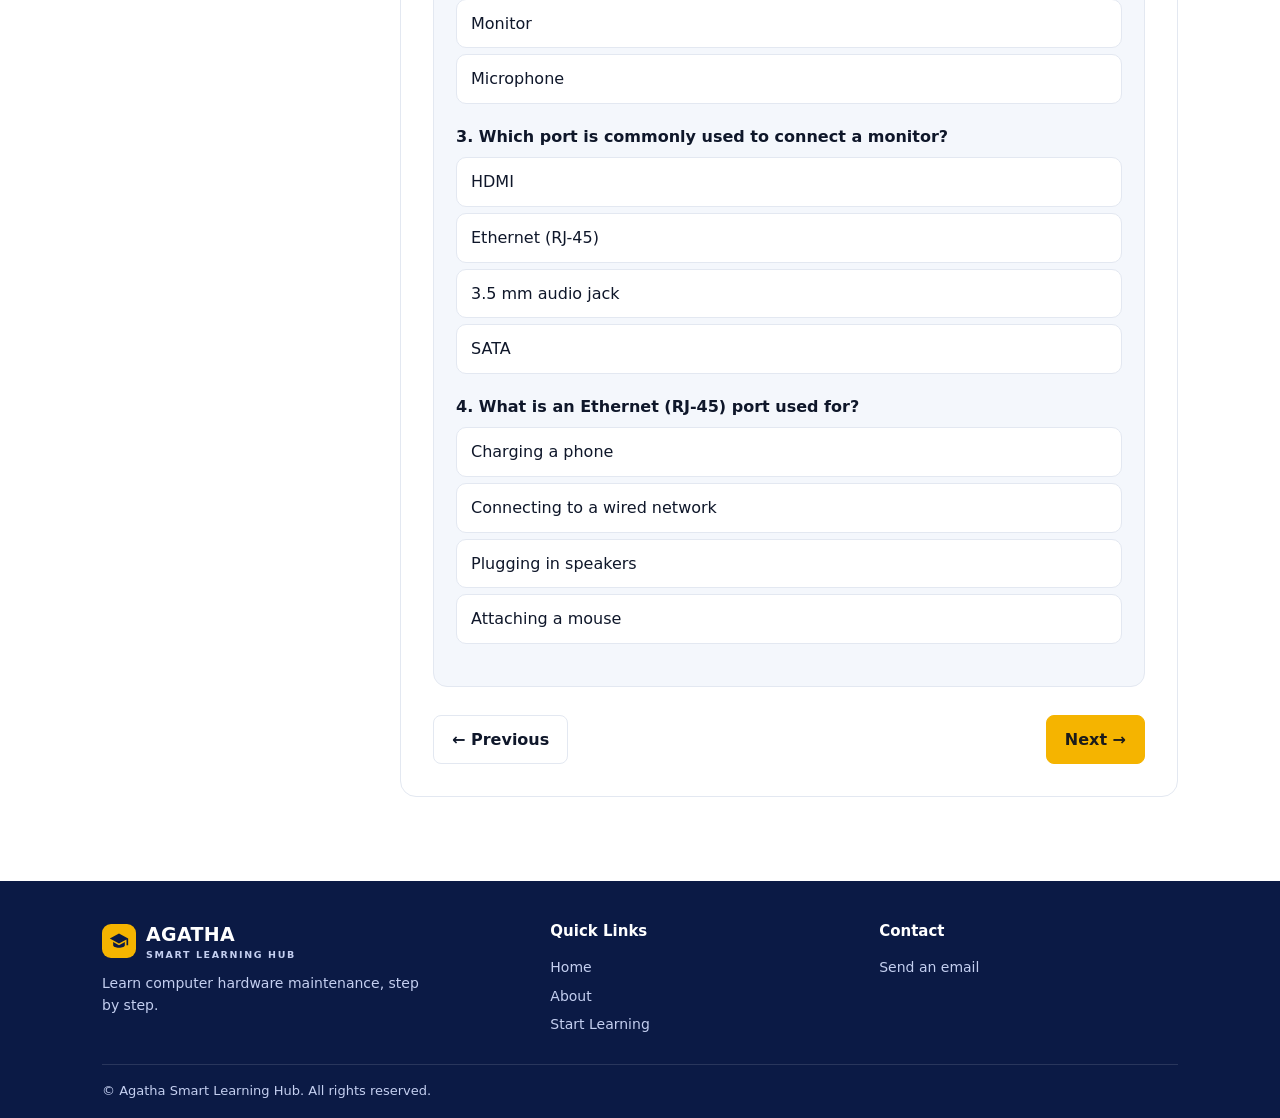
<file: lesson-2.html>
<!DOCTYPE html>
<html lang="en">
<head>
<meta charset="utf-8">
<meta name="viewport" content="width=device-width, initial-scale=1, viewport-fit=cover">
<title>Hardware components | Agatha Smart Learning Hub</title>
<meta name="description" content="Identify the internal and external parts of a computer.">
<link rel="icon" type="image/svg+xml" href="favicon.svg">
<link rel="icon" type="image/png" sizes="180x180" href="favicon.png">
<link rel="apple-touch-icon" href="favicon.png">
<link rel="stylesheet" href="style.css">
<script>try{var t=localStorage.getItem('theme')}catch(e){}if(!t)t=matchMedia('(prefers-color-scheme: dark)').matches?'dark':'light';document.documentElement.dataset.theme=t</script>
</head>
<body>
<header><div class="wrap bar">
  <a class="brand" href="index.html"><span class="logo"><svg viewBox="0 0 24 24"><path d="M12 3 1 9l11 6 9-4.900V17h2V9L12 3zM5 13.200V17c0 1.700 3.100 3 7 3s7-1.300 7-3v-3.800l-7 3.800-7-3.800z"/></svg></span><span>AGATHA<small>SMART LEARNING HUB</small></span></a>
  <nav id="menu"><button class="close" id="closeMenu" type="button" aria-label="Close menu"><svg viewBox="0 0 24 24"><path d="M5 5l14 14M19 5L5 19"/></svg></button>
    <a class="l" href="index.html">Home</a>
    <a class="l" href="index.html#about">About</a>
    <a class="l" id="navContact" href="index.html#email">Contact</a>
    <a class="cta" href="lesson-1.html">Start Learning</a>
  </nav>
  <div class="bar-r"><button class="tt" id="themeBtn" type="button" aria-label="Switch between light and dark mode" title="Light / dark mode"><svg class="moon" viewBox="0 0 24 24"><path d="M21 12.8A9 9 0 1 1 11.2 3a7 7 0 0 0 9.8 9.800z"/></svg><svg class="sun" viewBox="0 0 24 24"><circle cx="12" cy="12" r="4"/><path d="M12 2v2M12 20v2M4.900 4.900l1.400 1.400M17.700 17.700l1.400 1.400M2 12h2M20 12h2M4.900 19.100l1.400-1.400M17.700 6.300l1.400-1.400"/></svg></button><button class="burger" id="burger" type="button" aria-label="Open menu" aria-expanded="false" aria-controls="menu"><svg viewBox="0 0 24 24"><path d="M3 6h18M3 12h18M3 18h18"/></svg></button></div>
</div><div class="scrim" id="scrim"></div></header>

<main><div class="wrap layout">
<aside class="side"><a href="lesson-1.html">1. Basics of computer hardware maintenance</a><a href="lesson-2.html" class="on">2. Hardware components</a><a href="lesson-3.html">3. The motherboard and internal components</a><a href="lesson-4.html">4. Hardware specifications</a><a href="lesson-5.html">5. Assembling a computer</a><a href="lesson-6.html">6. Partitioning and formatting a hard disk</a><a href="lesson-7.html">7. Data backup and restore</a><a href="lesson-8.html">8. Troubleshooting hardware problems</a><a href="lesson-9.html">9. Routine maintenance</a><a href="lesson-10.html">10. Starting a hardware maintenance business</a></aside>
<article class="lesson"><a class="back" href="index.html">&larr; All sections</a><div class="tag">Section 2 of 10</div><h1>Hardware components</h1><p>Identify the internal and external parts of a computer.</p><h3>1. Internal components</h3><ul><li><b>Motherboard:</b> the main circuit board that connects everything.</li><li><b>CPU (processor):</b> carries out instructions; the “brain”.</li><li><b>RAM:</b> fast temporary memory for running programs; it clears when power goes off.</li><li><b>Storage:</b> HDD (spinning disk) or SSD (flash memory) holds the OS and files permanently.</li><li><b>Power supply unit (PSU):</b> converts AC mains to the low-voltage DC the parts use.</li><li><b>Graphics card (GPU)</b>, cooling fans and heatsinks, and optional network or sound cards.</li></ul><h3>2. External devices and peripherals</h3><ul><li><b>Input:</b> keyboard, mouse, scanner, microphone, webcam.</li><li><b>Output:</b> monitor, printer, speakers.</li><li><b>External storage:</b> flash drive, external hard drive, memory card.</li></ul><p>Peripherals connect through ports or wirelessly (Bluetooth, Wi-Fi).</p><h3>3. Ports and connectors</h3><ul><li><b>USB</b> (Type-A and Type-C): keyboards, drives, charging.</li><li><b>HDMI, DisplayPort, VGA:</b> video to monitors and projectors; VGA is older and analogue.</li><li><b>Ethernet (RJ-45):</b> wired network. <b>3.5 mm jacks:</b> audio.</li><li><b>Inside the case:</b> SATA (HDD/SSD data), M.2 (small SSDs), PCIe (graphics and expansion cards), the 24-pin ATX power connector and the 4- or 8-pin CPU power connector.</li></ul><div id="quiz" data-lesson="2"></div><div class="pn"><a href="lesson-1.html">&larr; Previous</a><a class="go" href="lesson-3.html">Next &rarr;</a></div></article>
</div></main>

<footer><div class="wrap">
  <div class="fg">
    <div><div class="brand" style="color:#fff;margin-bottom:10px"><span class="logo"><svg viewBox="0 0 24 24"><path d="M12 3 1 9l11 6 9-4.900V17h2V9L12 3zM5 13.200V17c0 1.700 3.100 3 7 3s7-1.300 7-3v-3.800l-7 3.800-7-3.800z"/></svg></span><span>AGATHA<small>SMART LEARNING HUB</small></span></div><p style="margin:0;max-width:320px">Learn computer hardware maintenance, step by step.</p></div>
    <div><h4>Quick Links</h4><a href="index.html">Home</a><a href="index.html#about">About</a><a href="lesson-1.html">Start Learning</a></div>
    <div><h4>Contact</h4><a href="index.html#email">Send an email</a></div>
  </div>
  <div class="copy">&copy; Agatha Smart Learning Hub. All rights reserved.</div>
</div></footer>

<a class="wa" id="waBtn" href="https://wa.link/6a9edf" target="_blank" rel="noopener" aria-label="Chat on WhatsApp">
  <svg viewBox="0 0 32 32"><path d="M16 3C9 3 3.4 8.6 3.4 15.5c0 2.4.7 4.7 1.9 6.600L3.200 29l7.100-2.100c1.800 1 3.800 1.500 5.700 1.500 7 0 12.600-5.600 12.600-12.500S23 3 16 3zm0 22.800c-1.800 0-3.600-.5-5.100-1.400l-.4-.2-4.200 1.200 1.200-4.100-.3-.4a10.200 10.200 0 0 1-1.600-5.500C5.600 9.800 10.300 5.200 16 5.200s10.400 4.600 10.400 10.300S21.700 25.800 16 25.800zm5.700-7.600c-.3-.2-1.800-.9-2.100-1s-.5-.2-.7.200-.8 1-1 1.200-.4.200-.7.100a8.400 8.400 0 0 1-4.200-3.700c-.3-.6.300-.5.900-1.700.1-.2 0-.4 0-.5l-1-2.300c-.2-.6-.5-.5-.7-.5h-.6c-.2 0-.5.100-.8.400s-1 1-1 2.500 1.100 2.900 1.200 3.100c.2.200 2.100 3.300 5.200 4.500 2.900 1.100 3.100.9 3.600.8.600-.1 1.800-.7 2-1.400s.2-1.300.2-1.400-.3-.2-.6-.4z"/></svg>
</a>
<script src="theme.js"></script>
<script src="quiz.js"></script>
</body>
</html>
</file>
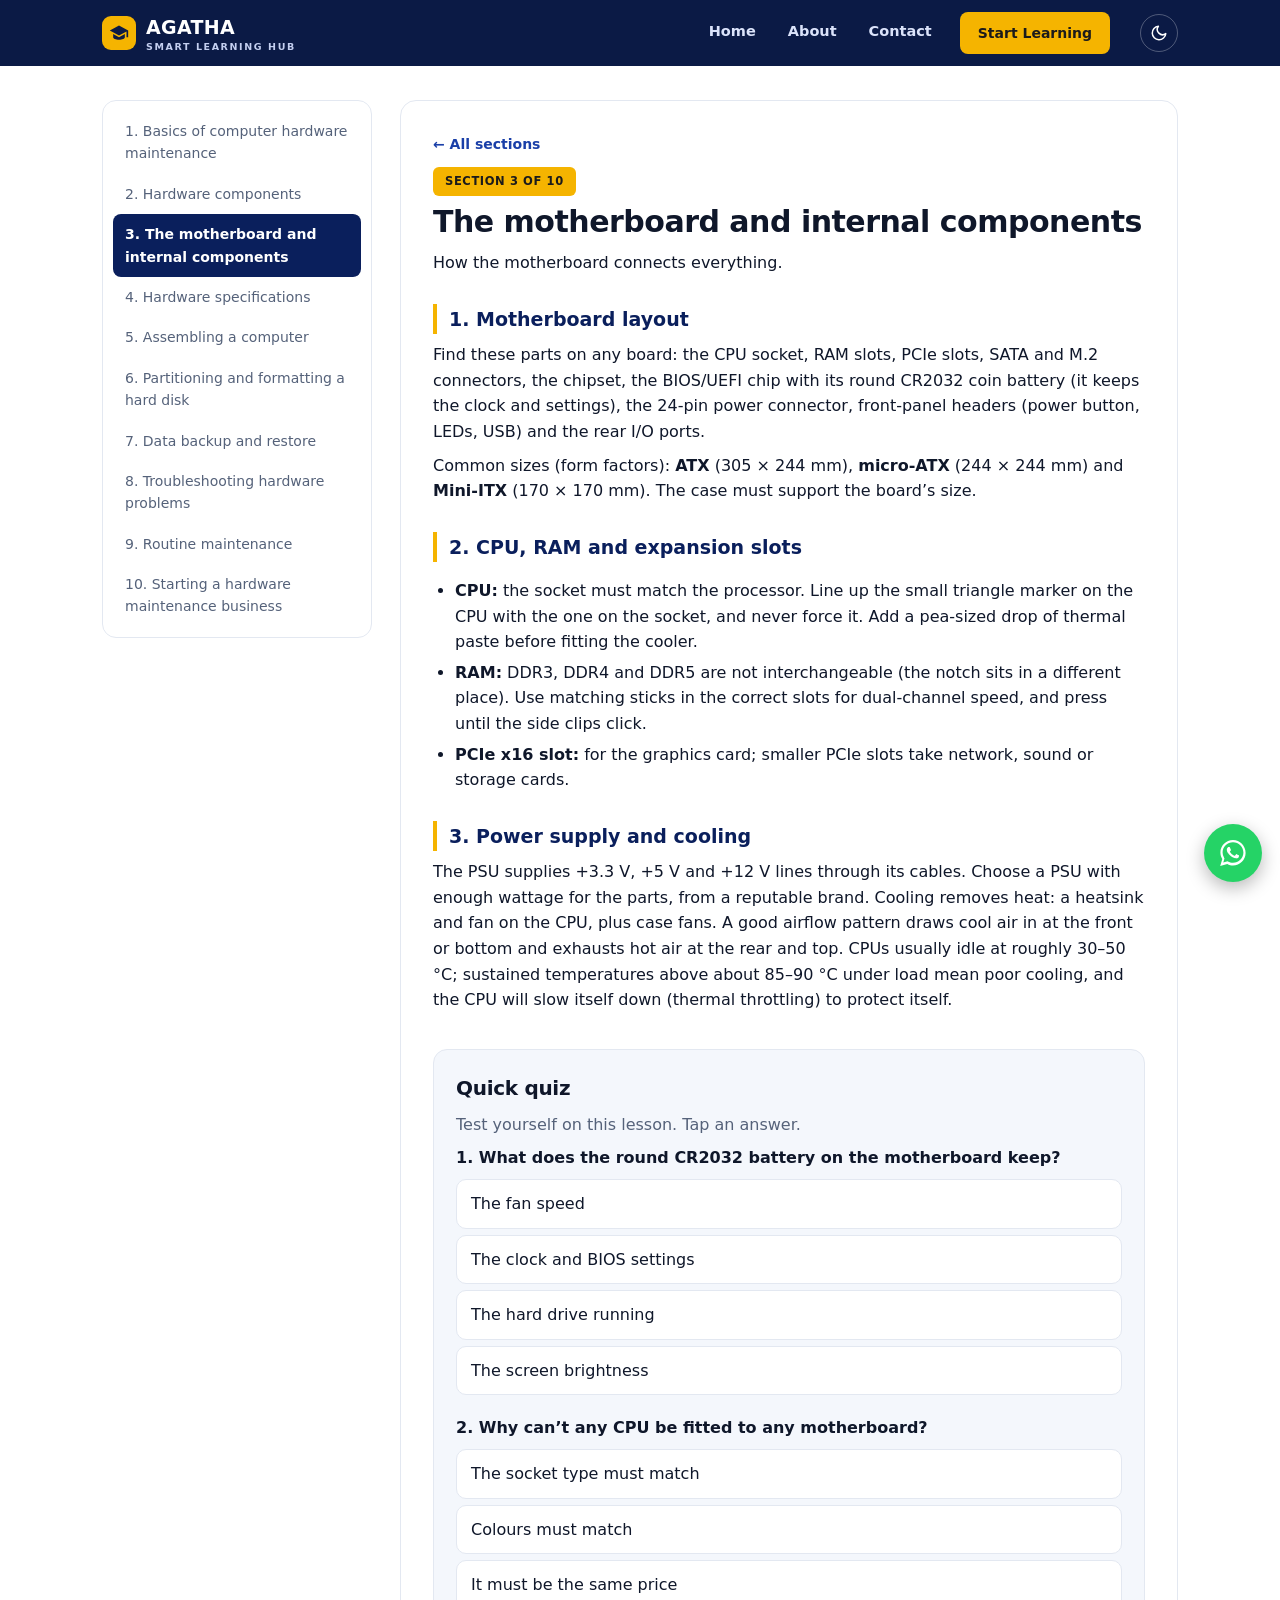
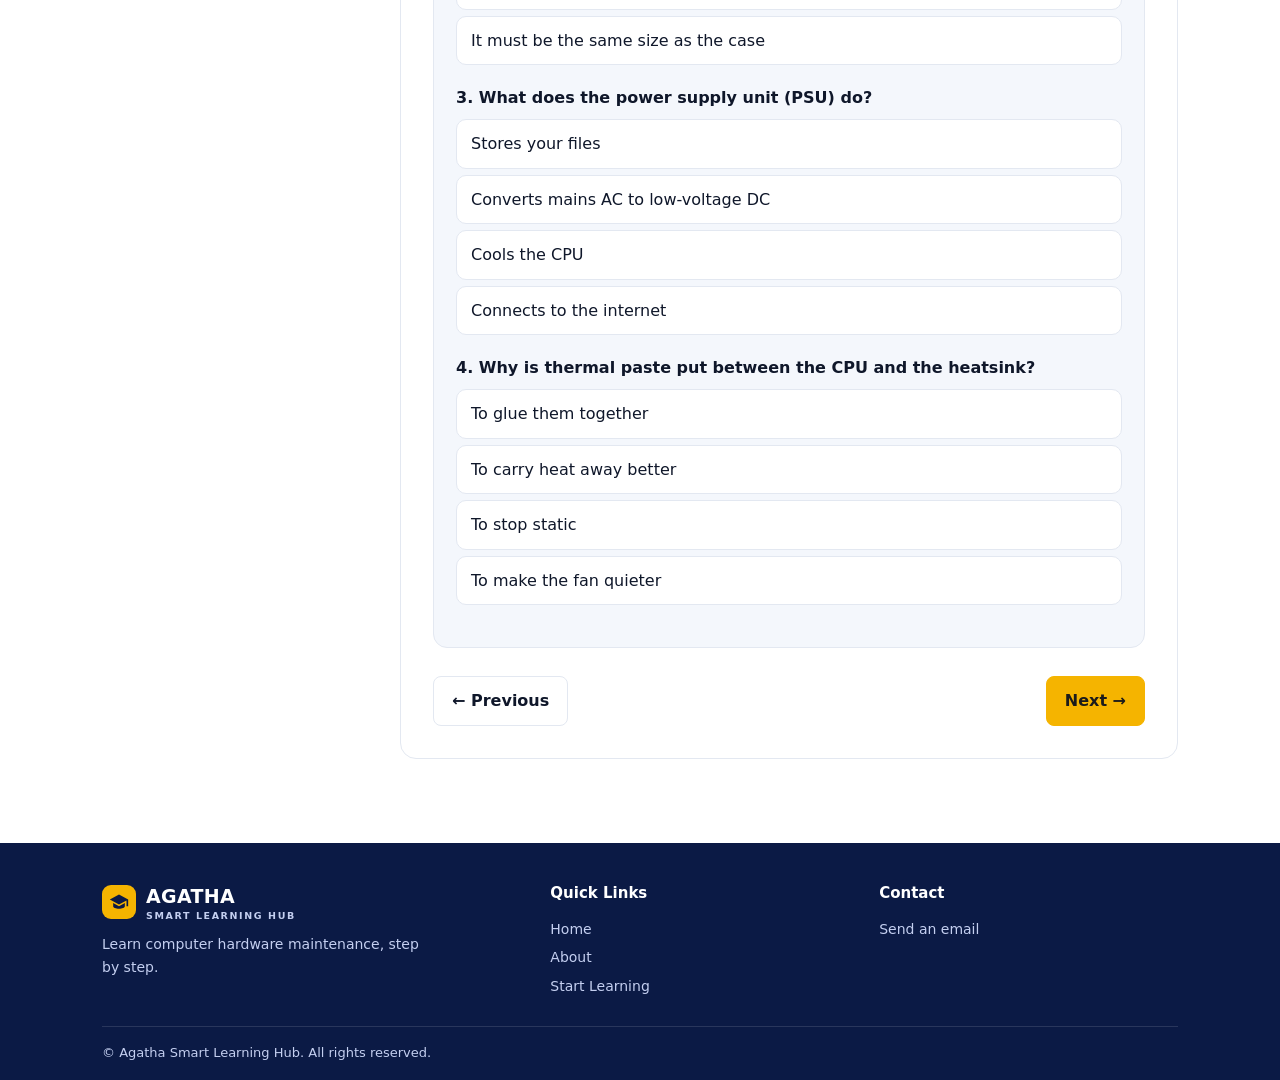
<file: lesson-3.html>
<!DOCTYPE html>
<html lang="en">
<head>
<meta charset="utf-8">
<meta name="viewport" content="width=device-width, initial-scale=1, viewport-fit=cover">
<title>The motherboard and internal components | Agatha Smart Learning Hub</title>
<meta name="description" content="How the motherboard connects everything.">
<link rel="icon" type="image/svg+xml" href="favicon.svg">
<link rel="icon" type="image/png" sizes="180x180" href="favicon.png">
<link rel="apple-touch-icon" href="favicon.png">
<link rel="stylesheet" href="style.css">
<script>try{var t=localStorage.getItem('theme')}catch(e){}if(!t)t=matchMedia('(prefers-color-scheme: dark)').matches?'dark':'light';document.documentElement.dataset.theme=t</script>
</head>
<body>
<header><div class="wrap bar">
  <a class="brand" href="index.html"><span class="logo"><svg viewBox="0 0 24 24"><path d="M12 3 1 9l11 6 9-4.900V17h2V9L12 3zM5 13.200V17c0 1.700 3.100 3 7 3s7-1.300 7-3v-3.800l-7 3.800-7-3.800z"/></svg></span><span>AGATHA<small>SMART LEARNING HUB</small></span></a>
  <nav id="menu"><button class="close" id="closeMenu" type="button" aria-label="Close menu"><svg viewBox="0 0 24 24"><path d="M5 5l14 14M19 5L5 19"/></svg></button>
    <a class="l" href="index.html">Home</a>
    <a class="l" href="index.html#about">About</a>
    <a class="l" id="navContact" href="index.html#email">Contact</a>
    <a class="cta" href="lesson-1.html">Start Learning</a>
  </nav>
  <div class="bar-r"><button class="tt" id="themeBtn" type="button" aria-label="Switch between light and dark mode" title="Light / dark mode"><svg class="moon" viewBox="0 0 24 24"><path d="M21 12.8A9 9 0 1 1 11.2 3a7 7 0 0 0 9.8 9.800z"/></svg><svg class="sun" viewBox="0 0 24 24"><circle cx="12" cy="12" r="4"/><path d="M12 2v2M12 20v2M4.900 4.900l1.400 1.400M17.700 17.700l1.400 1.400M2 12h2M20 12h2M4.900 19.100l1.400-1.400M17.700 6.300l1.400-1.400"/></svg></button><button class="burger" id="burger" type="button" aria-label="Open menu" aria-expanded="false" aria-controls="menu"><svg viewBox="0 0 24 24"><path d="M3 6h18M3 12h18M3 18h18"/></svg></button></div>
</div><div class="scrim" id="scrim"></div></header>

<main><div class="wrap layout">
<aside class="side"><a href="lesson-1.html">1. Basics of computer hardware maintenance</a><a href="lesson-2.html">2. Hardware components</a><a href="lesson-3.html" class="on">3. The motherboard and internal components</a><a href="lesson-4.html">4. Hardware specifications</a><a href="lesson-5.html">5. Assembling a computer</a><a href="lesson-6.html">6. Partitioning and formatting a hard disk</a><a href="lesson-7.html">7. Data backup and restore</a><a href="lesson-8.html">8. Troubleshooting hardware problems</a><a href="lesson-9.html">9. Routine maintenance</a><a href="lesson-10.html">10. Starting a hardware maintenance business</a></aside>
<article class="lesson"><a class="back" href="index.html">&larr; All sections</a><div class="tag">Section 3 of 10</div><h1>The motherboard and internal components</h1><p>How the motherboard connects everything.</p><h3>1. Motherboard layout</h3><p>Find these parts on any board: the CPU socket, RAM slots, PCIe slots, SATA and M.2 connectors, the chipset, the BIOS/UEFI chip with its round CR2032 coin battery (it keeps the clock and settings), the 24-pin power connector, front-panel headers (power button, LEDs, USB) and the rear I/O ports.</p><p>Common sizes (form factors): <b>ATX</b> (305 × 244 mm), <b>micro-ATX</b> (244 × 244 mm) and <b>Mini-ITX</b> (170 × 170 mm). The case must support the board’s size.</p><h3>2. CPU, RAM and expansion slots</h3><ul><li><b>CPU:</b> the socket must match the processor. Line up the small triangle marker on the CPU with the one on the socket, and never force it. Add a pea-sized drop of thermal paste before fitting the cooler.</li><li><b>RAM:</b> DDR3, DDR4 and DDR5 are not interchangeable (the notch sits in a different place). Use matching sticks in the correct slots for dual-channel speed, and press until the side clips click.</li><li><b>PCIe x16 slot:</b> for the graphics card; smaller PCIe slots take network, sound or storage cards.</li></ul><h3>3. Power supply and cooling</h3><p>The PSU supplies +3.3 V, +5 V and +12 V lines through its cables. Choose a PSU with enough wattage for the parts, from a reputable brand. Cooling removes heat: a heatsink and fan on the CPU, plus case fans. A good airflow pattern draws cool air in at the front or bottom and exhausts hot air at the rear and top. CPUs usually idle at roughly 30–50 °C; sustained temperatures above about 85–90 °C under load mean poor cooling, and the CPU will slow itself down (thermal throttling) to protect itself.</p><div id="quiz" data-lesson="3"></div><div class="pn"><a href="lesson-2.html">&larr; Previous</a><a class="go" href="lesson-4.html">Next &rarr;</a></div></article>
</div></main>

<footer><div class="wrap">
  <div class="fg">
    <div><div class="brand" style="color:#fff;margin-bottom:10px"><span class="logo"><svg viewBox="0 0 24 24"><path d="M12 3 1 9l11 6 9-4.900V17h2V9L12 3zM5 13.200V17c0 1.700 3.100 3 7 3s7-1.300 7-3v-3.800l-7 3.800-7-3.800z"/></svg></span><span>AGATHA<small>SMART LEARNING HUB</small></span></div><p style="margin:0;max-width:320px">Learn computer hardware maintenance, step by step.</p></div>
    <div><h4>Quick Links</h4><a href="index.html">Home</a><a href="index.html#about">About</a><a href="lesson-1.html">Start Learning</a></div>
    <div><h4>Contact</h4><a href="index.html#email">Send an email</a></div>
  </div>
  <div class="copy">&copy; Agatha Smart Learning Hub. All rights reserved.</div>
</div></footer>

<a class="wa" id="waBtn" href="https://wa.link/6a9edf" target="_blank" rel="noopener" aria-label="Chat on WhatsApp">
  <svg viewBox="0 0 32 32"><path d="M16 3C9 3 3.4 8.6 3.4 15.5c0 2.4.7 4.7 1.9 6.600L3.200 29l7.100-2.100c1.800 1 3.800 1.500 5.700 1.500 7 0 12.600-5.600 12.600-12.500S23 3 16 3zm0 22.800c-1.800 0-3.600-.5-5.100-1.400l-.4-.2-4.200 1.200 1.200-4.100-.3-.4a10.200 10.200 0 0 1-1.600-5.500C5.600 9.800 10.300 5.200 16 5.200s10.400 4.600 10.400 10.300S21.700 25.800 16 25.800zm5.700-7.600c-.3-.2-1.800-.9-2.100-1s-.5-.2-.7.200-.8 1-1 1.200-.4.200-.7.100a8.400 8.400 0 0 1-4.200-3.700c-.3-.6.300-.5.900-1.700.1-.2 0-.4 0-.5l-1-2.300c-.2-.6-.5-.5-.7-.5h-.6c-.2 0-.5.100-.8.400s-1 1-1 2.500 1.100 2.900 1.200 3.100c.2.200 2.100 3.300 5.200 4.500 2.900 1.100 3.100.9 3.600.8.600-.1 1.800-.7 2-1.400s.2-1.300.2-1.400-.3-.2-.6-.4z"/></svg>
</a>
<script src="theme.js"></script>
<script src="quiz.js"></script>
</body>
</html>
</file>
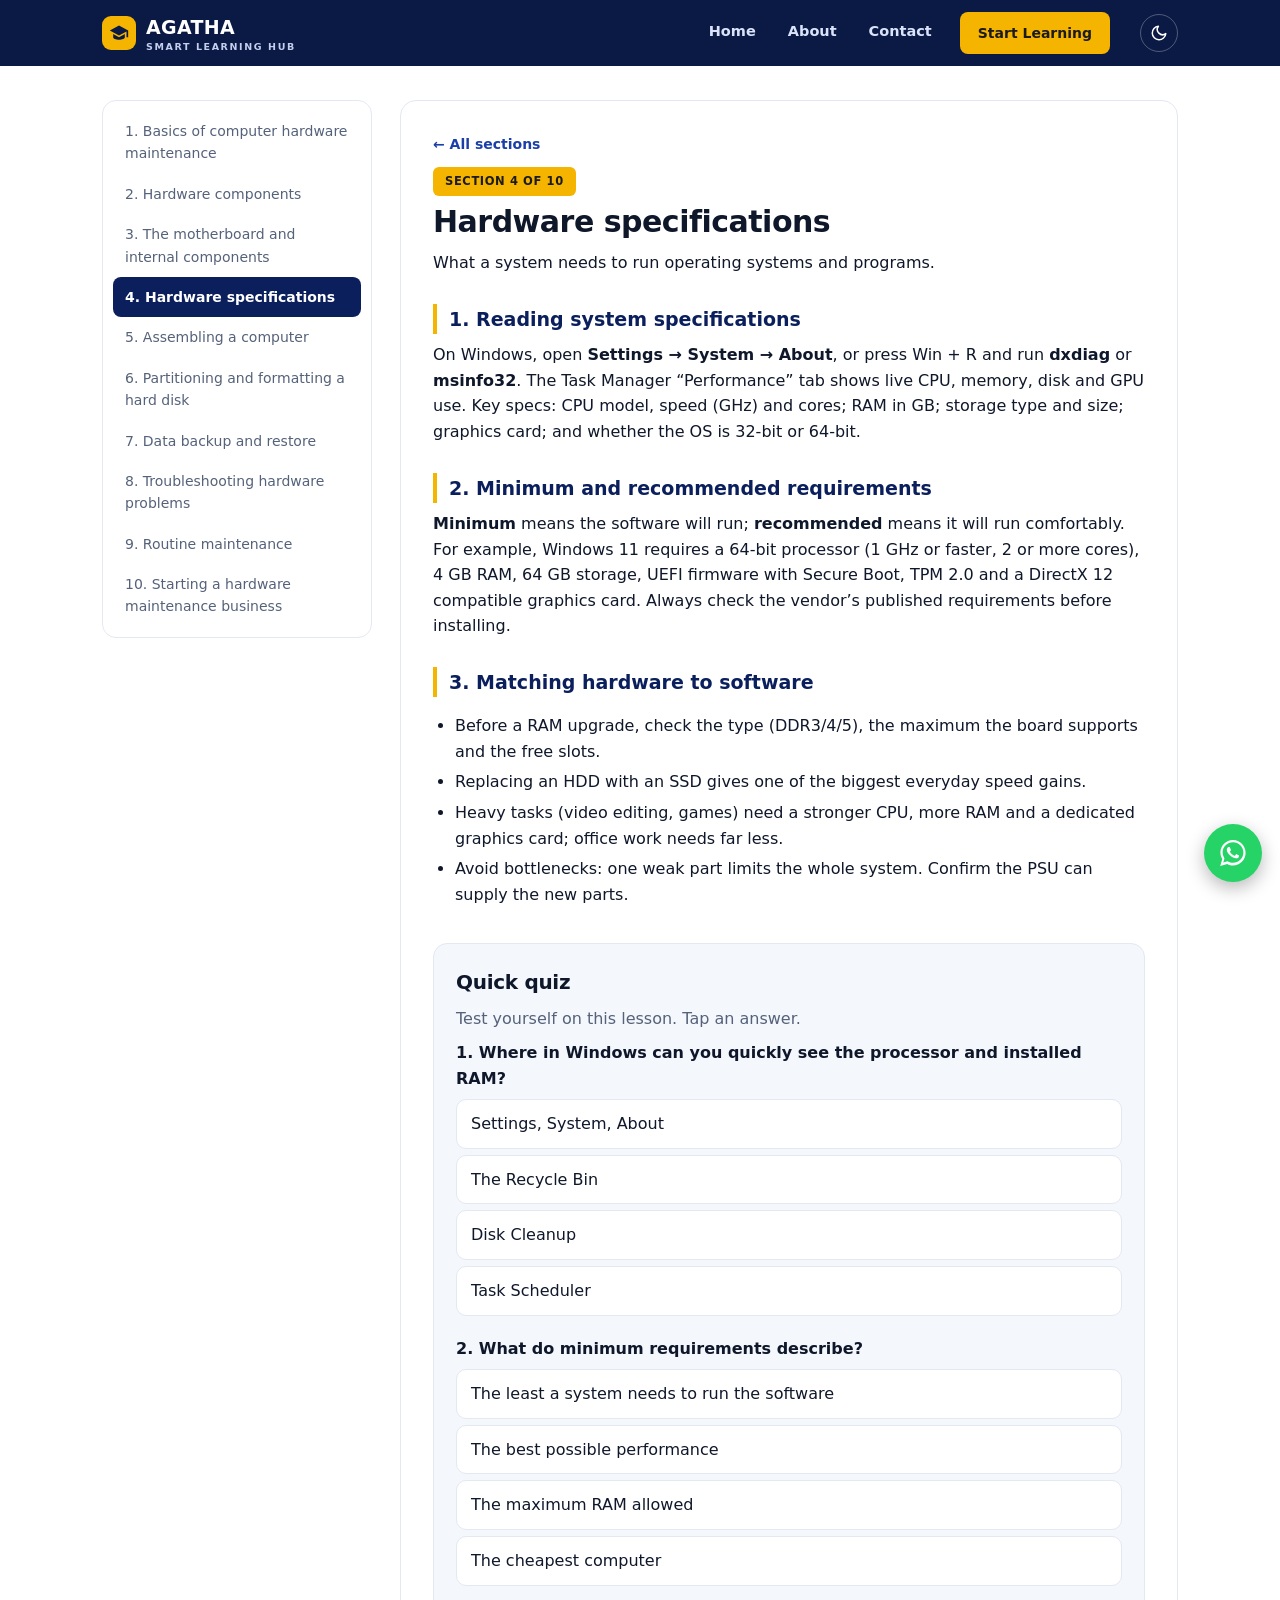
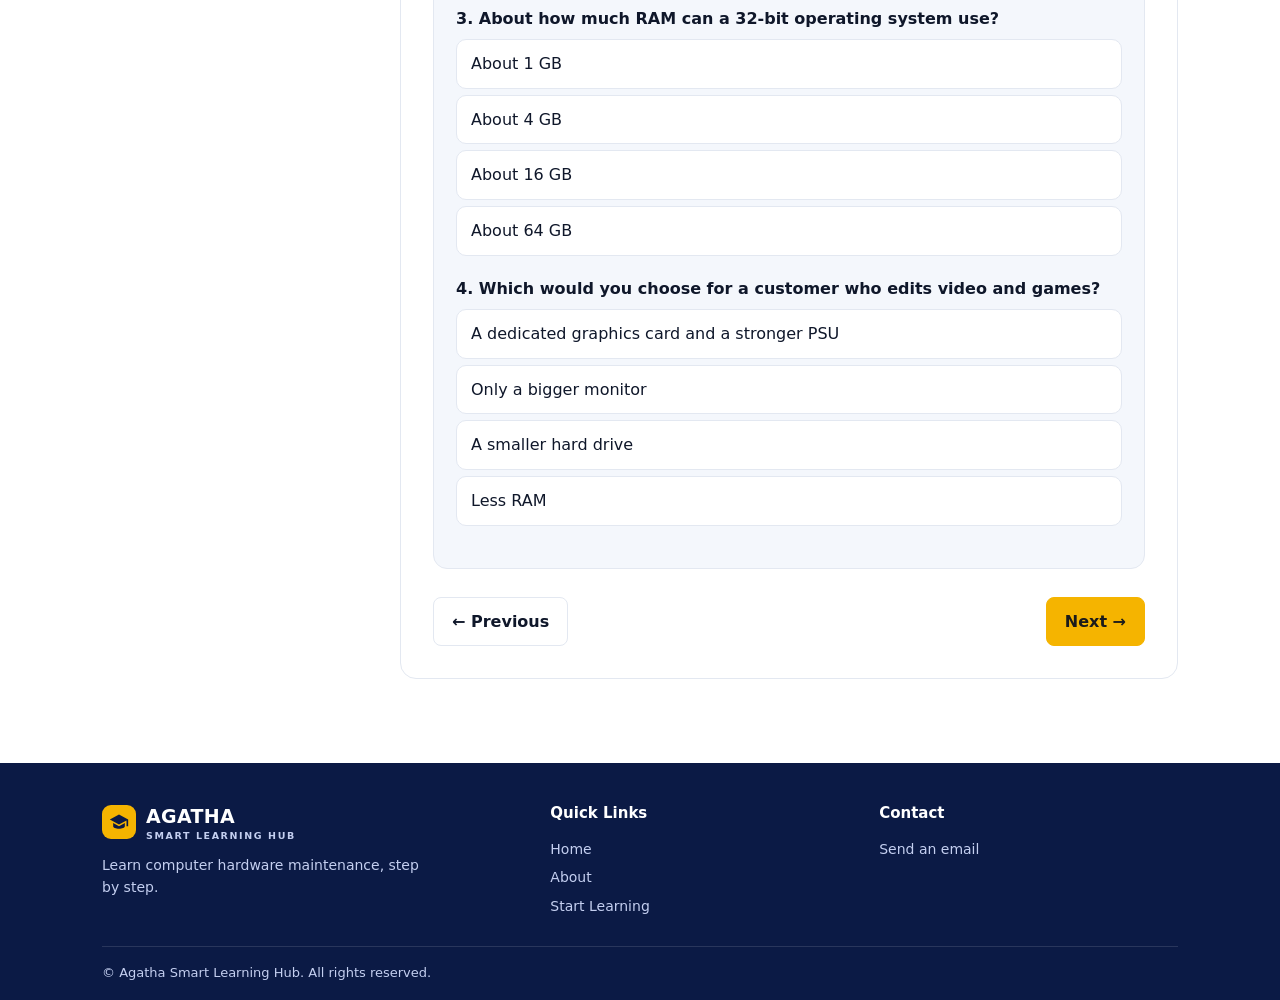
<file: lesson-4.html>
<!DOCTYPE html>
<html lang="en">
<head>
<meta charset="utf-8">
<meta name="viewport" content="width=device-width, initial-scale=1, viewport-fit=cover">
<title>Hardware specifications | Agatha Smart Learning Hub</title>
<meta name="description" content="What a system needs to run operating systems and programs.">
<link rel="icon" type="image/svg+xml" href="favicon.svg">
<link rel="icon" type="image/png" sizes="180x180" href="favicon.png">
<link rel="apple-touch-icon" href="favicon.png">
<link rel="stylesheet" href="style.css">
<script>try{var t=localStorage.getItem('theme')}catch(e){}if(!t)t=matchMedia('(prefers-color-scheme: dark)').matches?'dark':'light';document.documentElement.dataset.theme=t</script>
</head>
<body>
<header><div class="wrap bar">
  <a class="brand" href="index.html"><span class="logo"><svg viewBox="0 0 24 24"><path d="M12 3 1 9l11 6 9-4.900V17h2V9L12 3zM5 13.200V17c0 1.700 3.100 3 7 3s7-1.300 7-3v-3.800l-7 3.800-7-3.800z"/></svg></span><span>AGATHA<small>SMART LEARNING HUB</small></span></a>
  <nav id="menu"><button class="close" id="closeMenu" type="button" aria-label="Close menu"><svg viewBox="0 0 24 24"><path d="M5 5l14 14M19 5L5 19"/></svg></button>
    <a class="l" href="index.html">Home</a>
    <a class="l" href="index.html#about">About</a>
    <a class="l" id="navContact" href="index.html#email">Contact</a>
    <a class="cta" href="lesson-1.html">Start Learning</a>
  </nav>
  <div class="bar-r"><button class="tt" id="themeBtn" type="button" aria-label="Switch between light and dark mode" title="Light / dark mode"><svg class="moon" viewBox="0 0 24 24"><path d="M21 12.8A9 9 0 1 1 11.2 3a7 7 0 0 0 9.8 9.800z"/></svg><svg class="sun" viewBox="0 0 24 24"><circle cx="12" cy="12" r="4"/><path d="M12 2v2M12 20v2M4.900 4.900l1.400 1.400M17.700 17.700l1.400 1.400M2 12h2M20 12h2M4.900 19.100l1.400-1.400M17.700 6.300l1.400-1.400"/></svg></button><button class="burger" id="burger" type="button" aria-label="Open menu" aria-expanded="false" aria-controls="menu"><svg viewBox="0 0 24 24"><path d="M3 6h18M3 12h18M3 18h18"/></svg></button></div>
</div><div class="scrim" id="scrim"></div></header>

<main><div class="wrap layout">
<aside class="side"><a href="lesson-1.html">1. Basics of computer hardware maintenance</a><a href="lesson-2.html">2. Hardware components</a><a href="lesson-3.html">3. The motherboard and internal components</a><a href="lesson-4.html" class="on">4. Hardware specifications</a><a href="lesson-5.html">5. Assembling a computer</a><a href="lesson-6.html">6. Partitioning and formatting a hard disk</a><a href="lesson-7.html">7. Data backup and restore</a><a href="lesson-8.html">8. Troubleshooting hardware problems</a><a href="lesson-9.html">9. Routine maintenance</a><a href="lesson-10.html">10. Starting a hardware maintenance business</a></aside>
<article class="lesson"><a class="back" href="index.html">&larr; All sections</a><div class="tag">Section 4 of 10</div><h1>Hardware specifications</h1><p>What a system needs to run operating systems and programs.</p><h3>1. Reading system specifications</h3><p>On Windows, open <b>Settings &rarr; System &rarr; About</b>, or press Win + R and run <b>dxdiag</b> or <b>msinfo32</b>. The Task Manager “Performance” tab shows live CPU, memory, disk and GPU use. Key specs: CPU model, speed (GHz) and cores; RAM in GB; storage type and size; graphics card; and whether the OS is 32-bit or 64-bit.</p><h3>2. Minimum and recommended requirements</h3><p><b>Minimum</b> means the software will run; <b>recommended</b> means it will run comfortably. For example, Windows 11 requires a 64-bit processor (1 GHz or faster, 2 or more cores), 4 GB RAM, 64 GB storage, UEFI firmware with Secure Boot, TPM 2.0 and a DirectX 12 compatible graphics card. Always check the vendor’s published requirements before installing.</p><h3>3. Matching hardware to software</h3><ul><li>Before a RAM upgrade, check the type (DDR3/4/5), the maximum the board supports and the free slots.</li><li>Replacing an HDD with an SSD gives one of the biggest everyday speed gains.</li><li>Heavy tasks (video editing, games) need a stronger CPU, more RAM and a dedicated graphics card; office work needs far less.</li><li>Avoid bottlenecks: one weak part limits the whole system. Confirm the PSU can supply the new parts.</li></ul><div id="quiz" data-lesson="4"></div><div class="pn"><a href="lesson-3.html">&larr; Previous</a><a class="go" href="lesson-5.html">Next &rarr;</a></div></article>
</div></main>

<footer><div class="wrap">
  <div class="fg">
    <div><div class="brand" style="color:#fff;margin-bottom:10px"><span class="logo"><svg viewBox="0 0 24 24"><path d="M12 3 1 9l11 6 9-4.900V17h2V9L12 3zM5 13.200V17c0 1.700 3.100 3 7 3s7-1.300 7-3v-3.800l-7 3.800-7-3.800z"/></svg></span><span>AGATHA<small>SMART LEARNING HUB</small></span></div><p style="margin:0;max-width:320px">Learn computer hardware maintenance, step by step.</p></div>
    <div><h4>Quick Links</h4><a href="index.html">Home</a><a href="index.html#about">About</a><a href="lesson-1.html">Start Learning</a></div>
    <div><h4>Contact</h4><a href="index.html#email">Send an email</a></div>
  </div>
  <div class="copy">&copy; Agatha Smart Learning Hub. All rights reserved.</div>
</div></footer>

<a class="wa" id="waBtn" href="https://wa.link/6a9edf" target="_blank" rel="noopener" aria-label="Chat on WhatsApp">
  <svg viewBox="0 0 32 32"><path d="M16 3C9 3 3.4 8.6 3.4 15.5c0 2.4.7 4.7 1.9 6.600L3.200 29l7.100-2.100c1.800 1 3.800 1.500 5.700 1.500 7 0 12.600-5.600 12.600-12.500S23 3 16 3zm0 22.800c-1.800 0-3.600-.5-5.100-1.400l-.4-.2-4.200 1.200 1.200-4.100-.3-.4a10.200 10.200 0 0 1-1.600-5.500C5.600 9.800 10.300 5.200 16 5.200s10.400 4.600 10.400 10.300S21.700 25.800 16 25.800zm5.700-7.600c-.3-.2-1.800-.9-2.100-1s-.5-.2-.7.200-.8 1-1 1.200-.4.200-.7.100a8.400 8.400 0 0 1-4.200-3.700c-.3-.6.300-.5.900-1.700.1-.2 0-.4 0-.5l-1-2.300c-.2-.6-.5-.5-.7-.5h-.6c-.2 0-.5.100-.8.400s-1 1-1 2.500 1.100 2.900 1.200 3.100c.2.200 2.100 3.300 5.200 4.500 2.900 1.100 3.100.9 3.600.8.600-.1 1.800-.7 2-1.400s.2-1.300.2-1.400-.3-.2-.6-.4z"/></svg>
</a>
<script src="theme.js"></script>
<script src="quiz.js"></script>
</body>
</html>
</file>
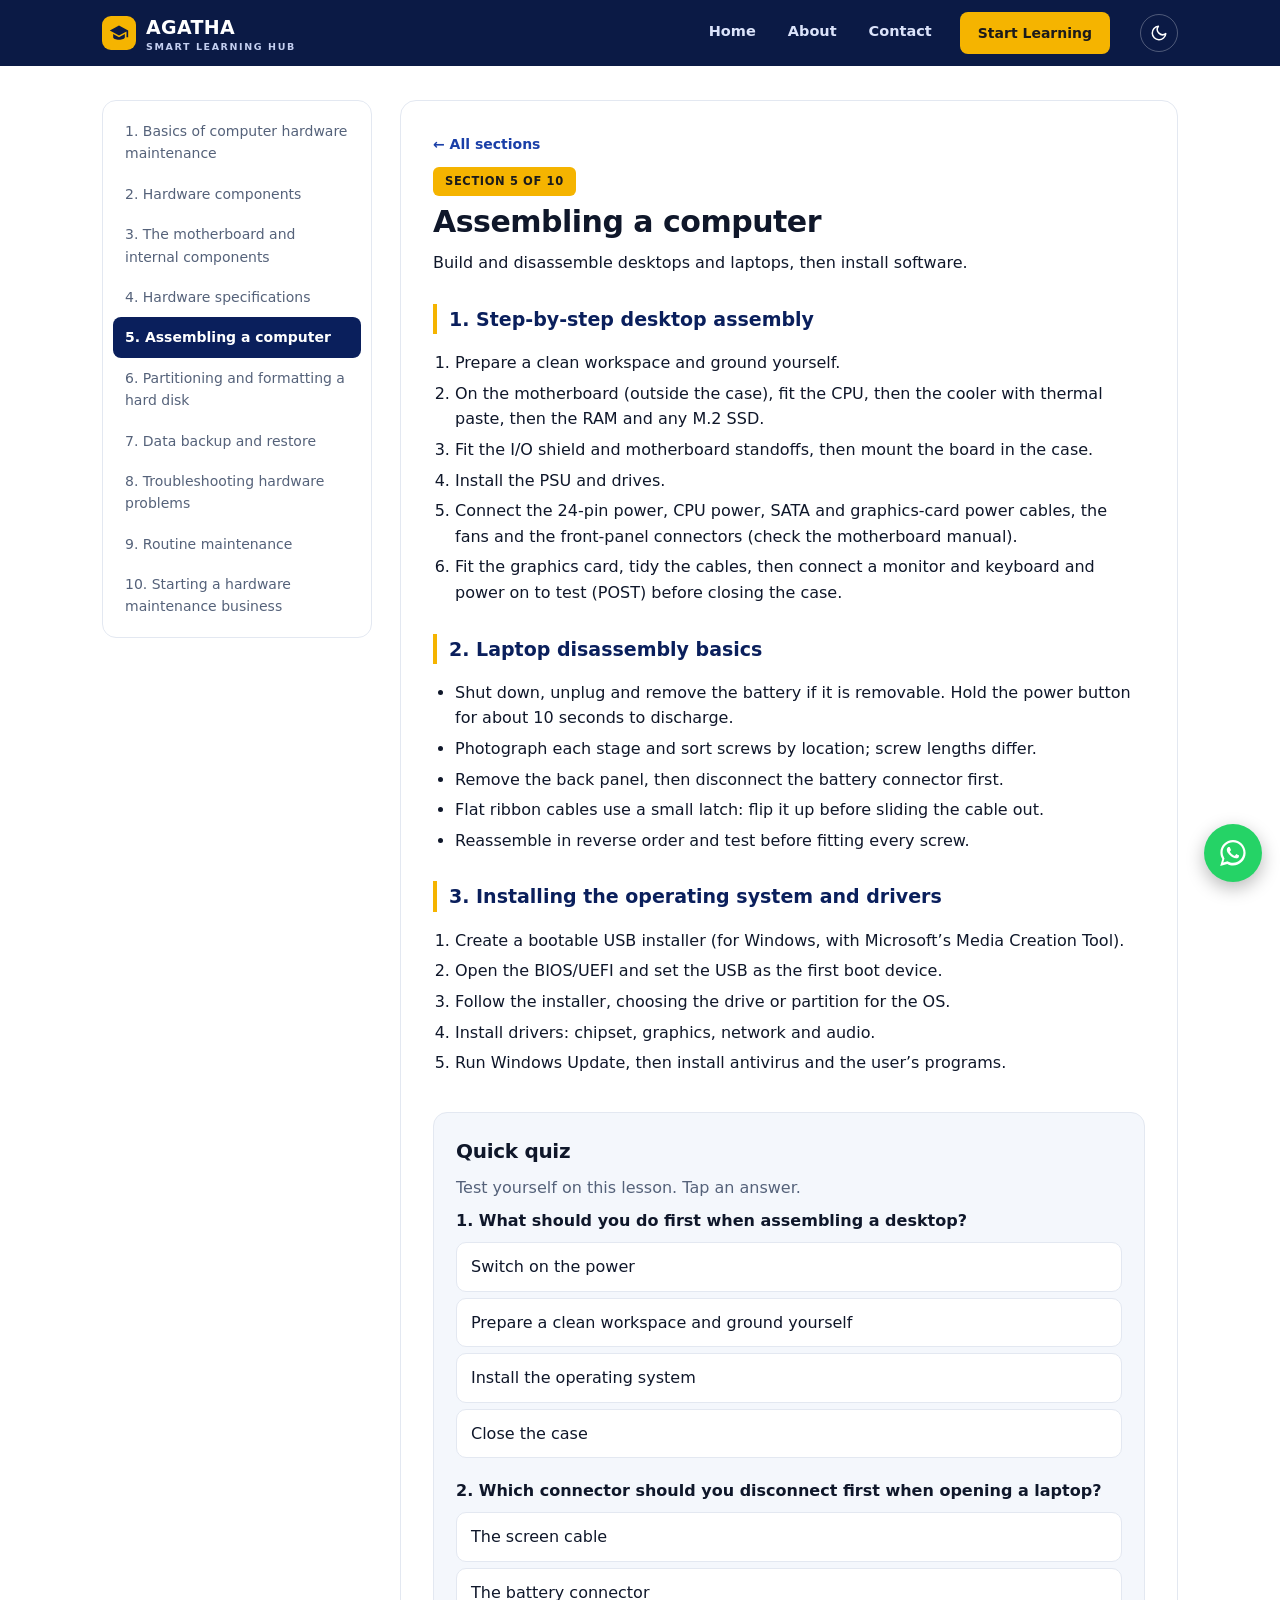
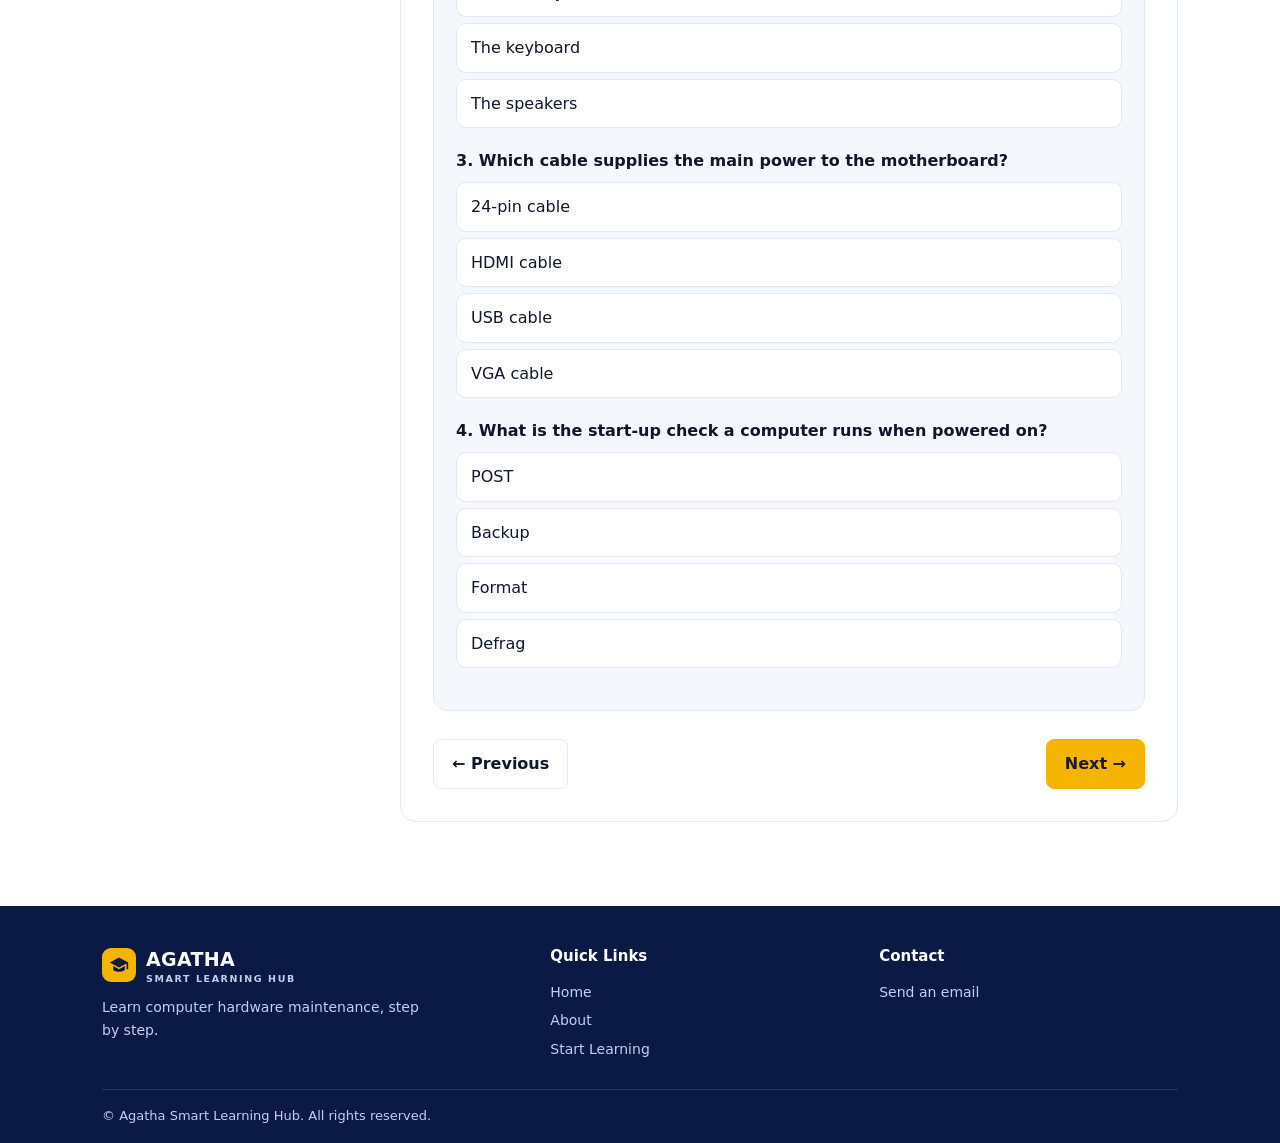
<file: lesson-5.html>
<!DOCTYPE html>
<html lang="en">
<head>
<meta charset="utf-8">
<meta name="viewport" content="width=device-width, initial-scale=1, viewport-fit=cover">
<title>Assembling a computer | Agatha Smart Learning Hub</title>
<meta name="description" content="Build and disassemble desktops and laptops, then install software.">
<link rel="icon" type="image/svg+xml" href="favicon.svg">
<link rel="icon" type="image/png" sizes="180x180" href="favicon.png">
<link rel="apple-touch-icon" href="favicon.png">
<link rel="stylesheet" href="style.css">
<script>try{var t=localStorage.getItem('theme')}catch(e){}if(!t)t=matchMedia('(prefers-color-scheme: dark)').matches?'dark':'light';document.documentElement.dataset.theme=t</script>
</head>
<body>
<header><div class="wrap bar">
  <a class="brand" href="index.html"><span class="logo"><svg viewBox="0 0 24 24"><path d="M12 3 1 9l11 6 9-4.900V17h2V9L12 3zM5 13.200V17c0 1.700 3.100 3 7 3s7-1.300 7-3v-3.800l-7 3.800-7-3.800z"/></svg></span><span>AGATHA<small>SMART LEARNING HUB</small></span></a>
  <nav id="menu"><button class="close" id="closeMenu" type="button" aria-label="Close menu"><svg viewBox="0 0 24 24"><path d="M5 5l14 14M19 5L5 19"/></svg></button>
    <a class="l" href="index.html">Home</a>
    <a class="l" href="index.html#about">About</a>
    <a class="l" id="navContact" href="index.html#email">Contact</a>
    <a class="cta" href="lesson-1.html">Start Learning</a>
  </nav>
  <div class="bar-r"><button class="tt" id="themeBtn" type="button" aria-label="Switch between light and dark mode" title="Light / dark mode"><svg class="moon" viewBox="0 0 24 24"><path d="M21 12.8A9 9 0 1 1 11.2 3a7 7 0 0 0 9.8 9.800z"/></svg><svg class="sun" viewBox="0 0 24 24"><circle cx="12" cy="12" r="4"/><path d="M12 2v2M12 20v2M4.900 4.900l1.400 1.400M17.700 17.700l1.400 1.400M2 12h2M20 12h2M4.900 19.100l1.400-1.400M17.700 6.300l1.400-1.400"/></svg></button><button class="burger" id="burger" type="button" aria-label="Open menu" aria-expanded="false" aria-controls="menu"><svg viewBox="0 0 24 24"><path d="M3 6h18M3 12h18M3 18h18"/></svg></button></div>
</div><div class="scrim" id="scrim"></div></header>

<main><div class="wrap layout">
<aside class="side"><a href="lesson-1.html">1. Basics of computer hardware maintenance</a><a href="lesson-2.html">2. Hardware components</a><a href="lesson-3.html">3. The motherboard and internal components</a><a href="lesson-4.html">4. Hardware specifications</a><a href="lesson-5.html" class="on">5. Assembling a computer</a><a href="lesson-6.html">6. Partitioning and formatting a hard disk</a><a href="lesson-7.html">7. Data backup and restore</a><a href="lesson-8.html">8. Troubleshooting hardware problems</a><a href="lesson-9.html">9. Routine maintenance</a><a href="lesson-10.html">10. Starting a hardware maintenance business</a></aside>
<article class="lesson"><a class="back" href="index.html">&larr; All sections</a><div class="tag">Section 5 of 10</div><h1>Assembling a computer</h1><p>Build and disassemble desktops and laptops, then install software.</p><h3>1. Step-by-step desktop assembly</h3><ol><li>Prepare a clean workspace and ground yourself.</li><li>On the motherboard (outside the case), fit the CPU, then the cooler with thermal paste, then the RAM and any M.2 SSD.</li><li>Fit the I/O shield and motherboard standoffs, then mount the board in the case.</li><li>Install the PSU and drives.</li><li>Connect the 24-pin power, CPU power, SATA and graphics-card power cables, the fans and the front-panel connectors (check the motherboard manual).</li><li>Fit the graphics card, tidy the cables, then connect a monitor and keyboard and power on to test (POST) before closing the case.</li></ol><h3>2. Laptop disassembly basics</h3><ul><li>Shut down, unplug and remove the battery if it is removable. Hold the power button for about 10 seconds to discharge.</li><li>Photograph each stage and sort screws by location; screw lengths differ.</li><li>Remove the back panel, then disconnect the battery connector first.</li><li>Flat ribbon cables use a small latch: flip it up before sliding the cable out.</li><li>Reassemble in reverse order and test before fitting every screw.</li></ul><h3>3. Installing the operating system and drivers</h3><ol><li>Create a bootable USB installer (for Windows, with Microsoft’s Media Creation Tool).</li><li>Open the BIOS/UEFI and set the USB as the first boot device.</li><li>Follow the installer, choosing the drive or partition for the OS.</li><li>Install drivers: chipset, graphics, network and audio.</li><li>Run Windows Update, then install antivirus and the user’s programs.</li></ol><div id="quiz" data-lesson="5"></div><div class="pn"><a href="lesson-4.html">&larr; Previous</a><a class="go" href="lesson-6.html">Next &rarr;</a></div></article>
</div></main>

<footer><div class="wrap">
  <div class="fg">
    <div><div class="brand" style="color:#fff;margin-bottom:10px"><span class="logo"><svg viewBox="0 0 24 24"><path d="M12 3 1 9l11 6 9-4.900V17h2V9L12 3zM5 13.200V17c0 1.700 3.100 3 7 3s7-1.300 7-3v-3.800l-7 3.800-7-3.800z"/></svg></span><span>AGATHA<small>SMART LEARNING HUB</small></span></div><p style="margin:0;max-width:320px">Learn computer hardware maintenance, step by step.</p></div>
    <div><h4>Quick Links</h4><a href="index.html">Home</a><a href="index.html#about">About</a><a href="lesson-1.html">Start Learning</a></div>
    <div><h4>Contact</h4><a href="index.html#email">Send an email</a></div>
  </div>
  <div class="copy">&copy; Agatha Smart Learning Hub. All rights reserved.</div>
</div></footer>

<a class="wa" id="waBtn" href="https://wa.link/6a9edf" target="_blank" rel="noopener" aria-label="Chat on WhatsApp">
  <svg viewBox="0 0 32 32"><path d="M16 3C9 3 3.4 8.6 3.4 15.5c0 2.4.7 4.7 1.9 6.600L3.200 29l7.100-2.100c1.800 1 3.800 1.500 5.700 1.500 7 0 12.600-5.600 12.600-12.500S23 3 16 3zm0 22.800c-1.800 0-3.600-.5-5.100-1.400l-.4-.2-4.200 1.200 1.200-4.100-.3-.4a10.200 10.200 0 0 1-1.600-5.500C5.600 9.800 10.300 5.200 16 5.200s10.400 4.600 10.400 10.300S21.700 25.800 16 25.800zm5.700-7.600c-.3-.2-1.800-.9-2.100-1s-.5-.2-.7.200-.8 1-1 1.200-.4.200-.7.100a8.400 8.400 0 0 1-4.200-3.700c-.3-.6.300-.5.900-1.700.1-.2 0-.4 0-.5l-1-2.300c-.2-.6-.5-.5-.7-.5h-.6c-.2 0-.5.100-.8.400s-1 1-1 2.500 1.100 2.900 1.200 3.100c.2.200 2.100 3.300 5.200 4.500 2.900 1.100 3.100.9 3.600.8.600-.1 1.800-.7 2-1.400s.2-1.300.2-1.400-.3-.2-.6-.4z"/></svg>
</a>
<script src="theme.js"></script>
<script src="quiz.js"></script>
</body>
</html>
</file>
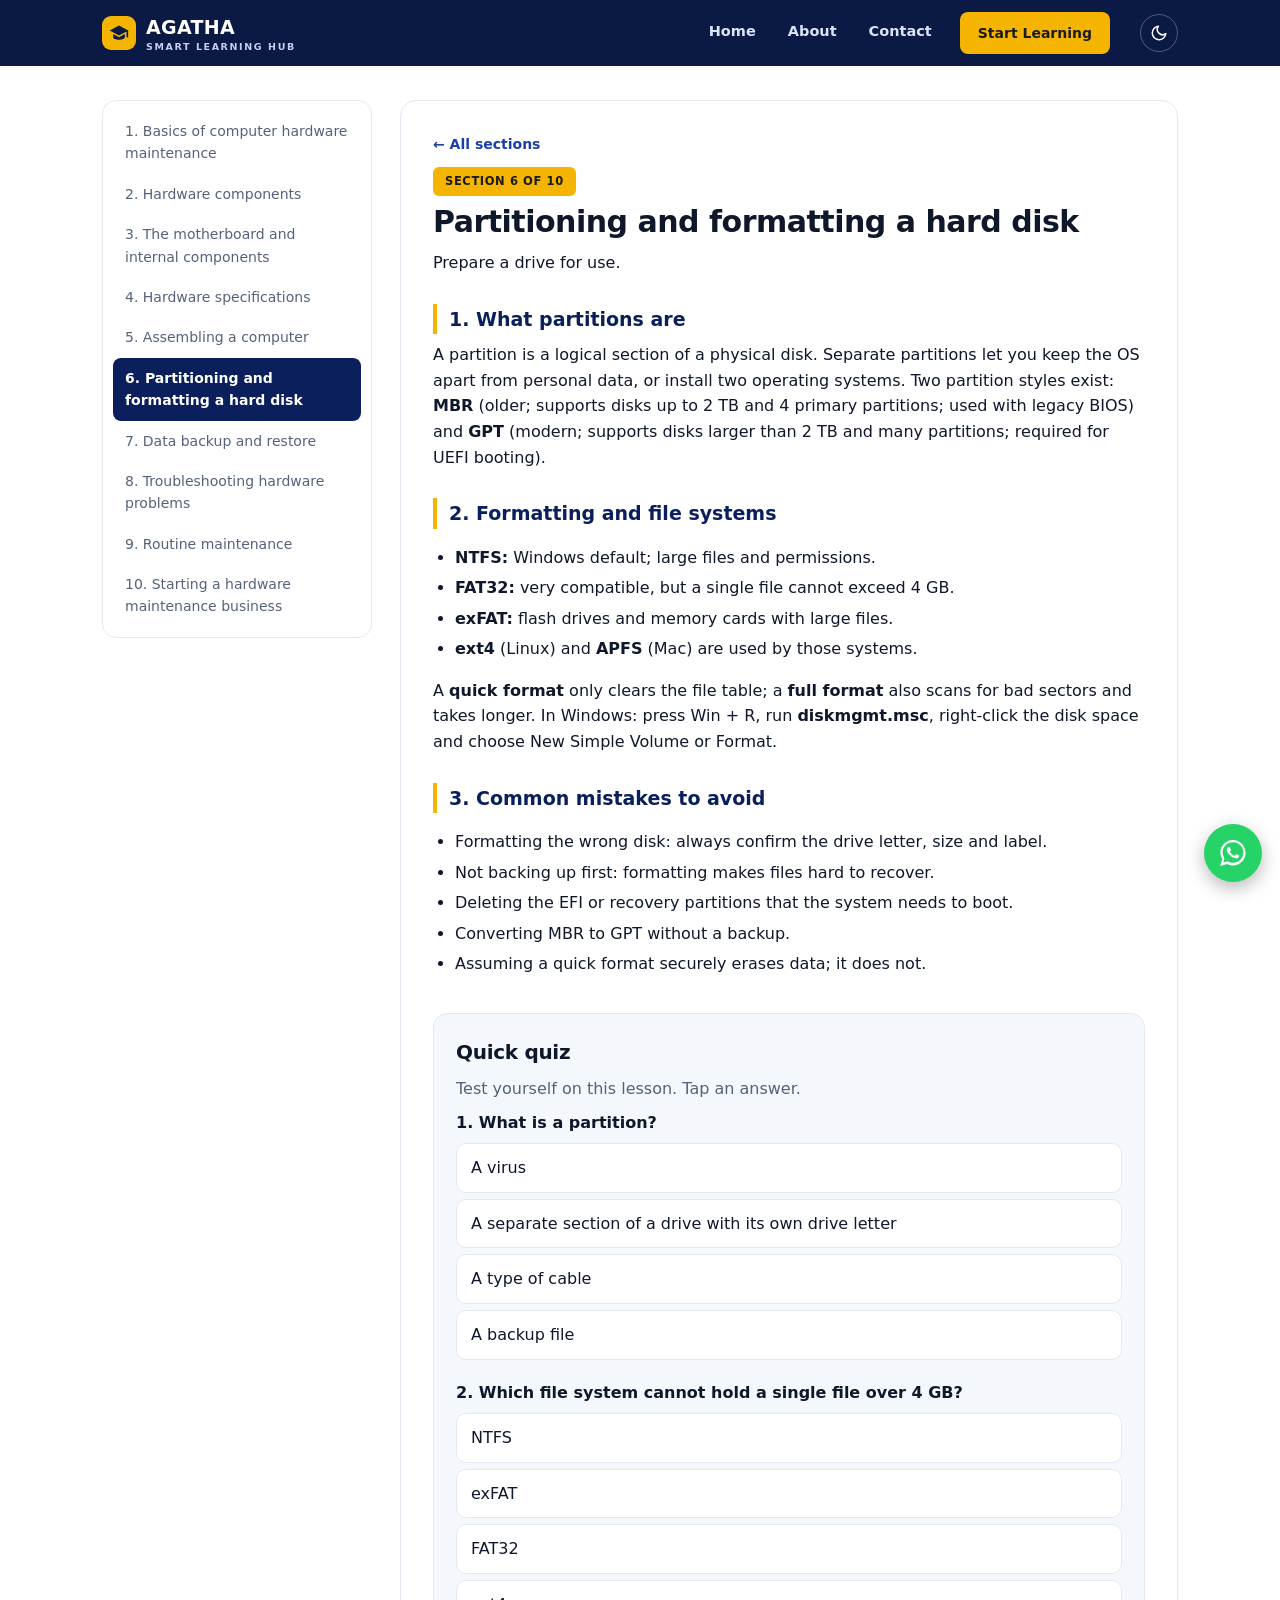
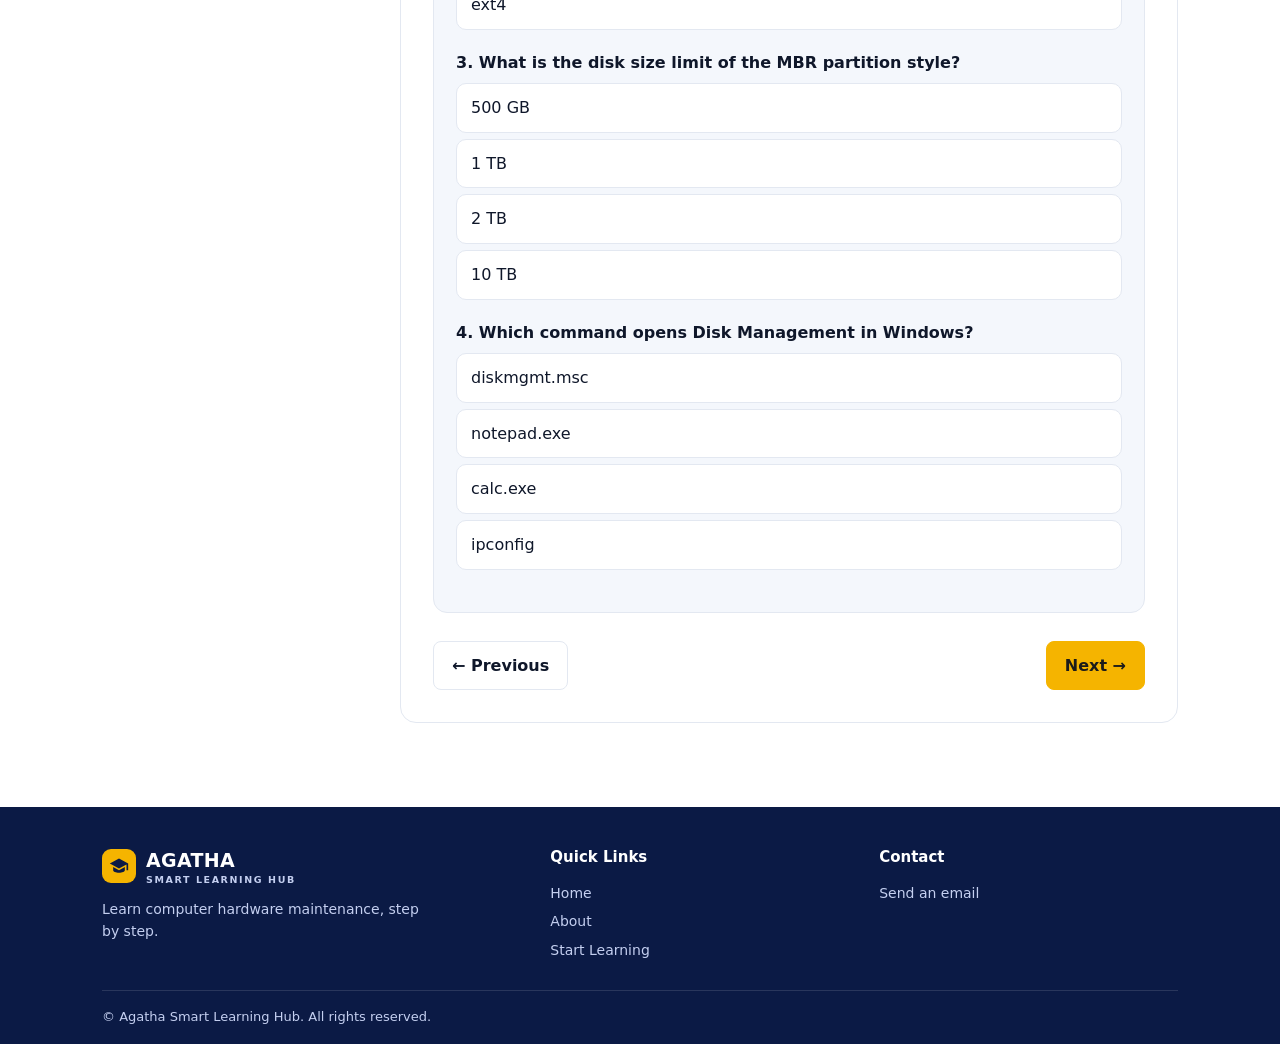
<file: lesson-6.html>
<!DOCTYPE html>
<html lang="en">
<head>
<meta charset="utf-8">
<meta name="viewport" content="width=device-width, initial-scale=1, viewport-fit=cover">
<title>Partitioning and formatting a hard disk | Agatha Smart Learning Hub</title>
<meta name="description" content="Prepare a drive for use.">
<link rel="icon" type="image/svg+xml" href="favicon.svg">
<link rel="icon" type="image/png" sizes="180x180" href="favicon.png">
<link rel="apple-touch-icon" href="favicon.png">
<link rel="stylesheet" href="style.css">
<script>try{var t=localStorage.getItem('theme')}catch(e){}if(!t)t=matchMedia('(prefers-color-scheme: dark)').matches?'dark':'light';document.documentElement.dataset.theme=t</script>
</head>
<body>
<header><div class="wrap bar">
  <a class="brand" href="index.html"><span class="logo"><svg viewBox="0 0 24 24"><path d="M12 3 1 9l11 6 9-4.900V17h2V9L12 3zM5 13.200V17c0 1.700 3.100 3 7 3s7-1.300 7-3v-3.800l-7 3.800-7-3.800z"/></svg></span><span>AGATHA<small>SMART LEARNING HUB</small></span></a>
  <nav id="menu"><button class="close" id="closeMenu" type="button" aria-label="Close menu"><svg viewBox="0 0 24 24"><path d="M5 5l14 14M19 5L5 19"/></svg></button>
    <a class="l" href="index.html">Home</a>
    <a class="l" href="index.html#about">About</a>
    <a class="l" id="navContact" href="index.html#email">Contact</a>
    <a class="cta" href="lesson-1.html">Start Learning</a>
  </nav>
  <div class="bar-r"><button class="tt" id="themeBtn" type="button" aria-label="Switch between light and dark mode" title="Light / dark mode"><svg class="moon" viewBox="0 0 24 24"><path d="M21 12.8A9 9 0 1 1 11.2 3a7 7 0 0 0 9.8 9.800z"/></svg><svg class="sun" viewBox="0 0 24 24"><circle cx="12" cy="12" r="4"/><path d="M12 2v2M12 20v2M4.900 4.900l1.400 1.400M17.700 17.700l1.400 1.400M2 12h2M20 12h2M4.900 19.100l1.400-1.400M17.700 6.300l1.400-1.400"/></svg></button><button class="burger" id="burger" type="button" aria-label="Open menu" aria-expanded="false" aria-controls="menu"><svg viewBox="0 0 24 24"><path d="M3 6h18M3 12h18M3 18h18"/></svg></button></div>
</div><div class="scrim" id="scrim"></div></header>

<main><div class="wrap layout">
<aside class="side"><a href="lesson-1.html">1. Basics of computer hardware maintenance</a><a href="lesson-2.html">2. Hardware components</a><a href="lesson-3.html">3. The motherboard and internal components</a><a href="lesson-4.html">4. Hardware specifications</a><a href="lesson-5.html">5. Assembling a computer</a><a href="lesson-6.html" class="on">6. Partitioning and formatting a hard disk</a><a href="lesson-7.html">7. Data backup and restore</a><a href="lesson-8.html">8. Troubleshooting hardware problems</a><a href="lesson-9.html">9. Routine maintenance</a><a href="lesson-10.html">10. Starting a hardware maintenance business</a></aside>
<article class="lesson"><a class="back" href="index.html">&larr; All sections</a><div class="tag">Section 6 of 10</div><h1>Partitioning and formatting a hard disk</h1><p>Prepare a drive for use.</p><h3>1. What partitions are</h3><p>A partition is a logical section of a physical disk. Separate partitions let you keep the OS apart from personal data, or install two operating systems. Two partition styles exist: <b>MBR</b> (older; supports disks up to 2 TB and 4 primary partitions; used with legacy BIOS) and <b>GPT</b> (modern; supports disks larger than 2 TB and many partitions; required for UEFI booting).</p><h3>2. Formatting and file systems</h3><ul><li><b>NTFS:</b> Windows default; large files and permissions.</li><li><b>FAT32:</b> very compatible, but a single file cannot exceed 4 GB.</li><li><b>exFAT:</b> flash drives and memory cards with large files.</li><li><b>ext4</b> (Linux) and <b>APFS</b> (Mac) are used by those systems.</li></ul><p>A <b>quick format</b> only clears the file table; a <b>full format</b> also scans for bad sectors and takes longer. In Windows: press Win + R, run <b>diskmgmt.msc</b>, right-click the disk space and choose New Simple Volume or Format.</p><h3>3. Common mistakes to avoid</h3><ul><li>Formatting the wrong disk: always confirm the drive letter, size and label.</li><li>Not backing up first: formatting makes files hard to recover.</li><li>Deleting the EFI or recovery partitions that the system needs to boot.</li><li>Converting MBR to GPT without a backup.</li><li>Assuming a quick format securely erases data; it does not.</li></ul><div id="quiz" data-lesson="6"></div><div class="pn"><a href="lesson-5.html">&larr; Previous</a><a class="go" href="lesson-7.html">Next &rarr;</a></div></article>
</div></main>

<footer><div class="wrap">
  <div class="fg">
    <div><div class="brand" style="color:#fff;margin-bottom:10px"><span class="logo"><svg viewBox="0 0 24 24"><path d="M12 3 1 9l11 6 9-4.900V17h2V9L12 3zM5 13.200V17c0 1.700 3.100 3 7 3s7-1.300 7-3v-3.800l-7 3.800-7-3.800z"/></svg></span><span>AGATHA<small>SMART LEARNING HUB</small></span></div><p style="margin:0;max-width:320px">Learn computer hardware maintenance, step by step.</p></div>
    <div><h4>Quick Links</h4><a href="index.html">Home</a><a href="index.html#about">About</a><a href="lesson-1.html">Start Learning</a></div>
    <div><h4>Contact</h4><a href="index.html#email">Send an email</a></div>
  </div>
  <div class="copy">&copy; Agatha Smart Learning Hub. All rights reserved.</div>
</div></footer>

<a class="wa" id="waBtn" href="https://wa.link/6a9edf" target="_blank" rel="noopener" aria-label="Chat on WhatsApp">
  <svg viewBox="0 0 32 32"><path d="M16 3C9 3 3.4 8.6 3.4 15.5c0 2.4.7 4.7 1.9 6.600L3.200 29l7.100-2.100c1.800 1 3.800 1.500 5.700 1.500 7 0 12.600-5.600 12.600-12.500S23 3 16 3zm0 22.800c-1.800 0-3.600-.5-5.100-1.400l-.4-.2-4.200 1.200 1.200-4.100-.3-.4a10.200 10.200 0 0 1-1.600-5.500C5.600 9.800 10.300 5.200 16 5.200s10.400 4.600 10.400 10.300S21.700 25.800 16 25.800zm5.700-7.600c-.3-.2-1.800-.9-2.100-1s-.5-.2-.7.200-.8 1-1 1.200-.4.200-.7.100a8.400 8.400 0 0 1-4.200-3.700c-.3-.6.300-.5.900-1.700.1-.2 0-.4 0-.5l-1-2.300c-.2-.6-.5-.5-.7-.5h-.6c-.2 0-.5.100-.8.400s-1 1-1 2.500 1.100 2.900 1.200 3.100c.2.200 2.100 3.300 5.200 4.500 2.900 1.100 3.100.9 3.600.8.600-.1 1.800-.7 2-1.400s.2-1.300.2-1.400-.3-.2-.6-.4z"/></svg>
</a>
<script src="theme.js"></script>
<script src="quiz.js"></script>
</body>
</html>
</file>
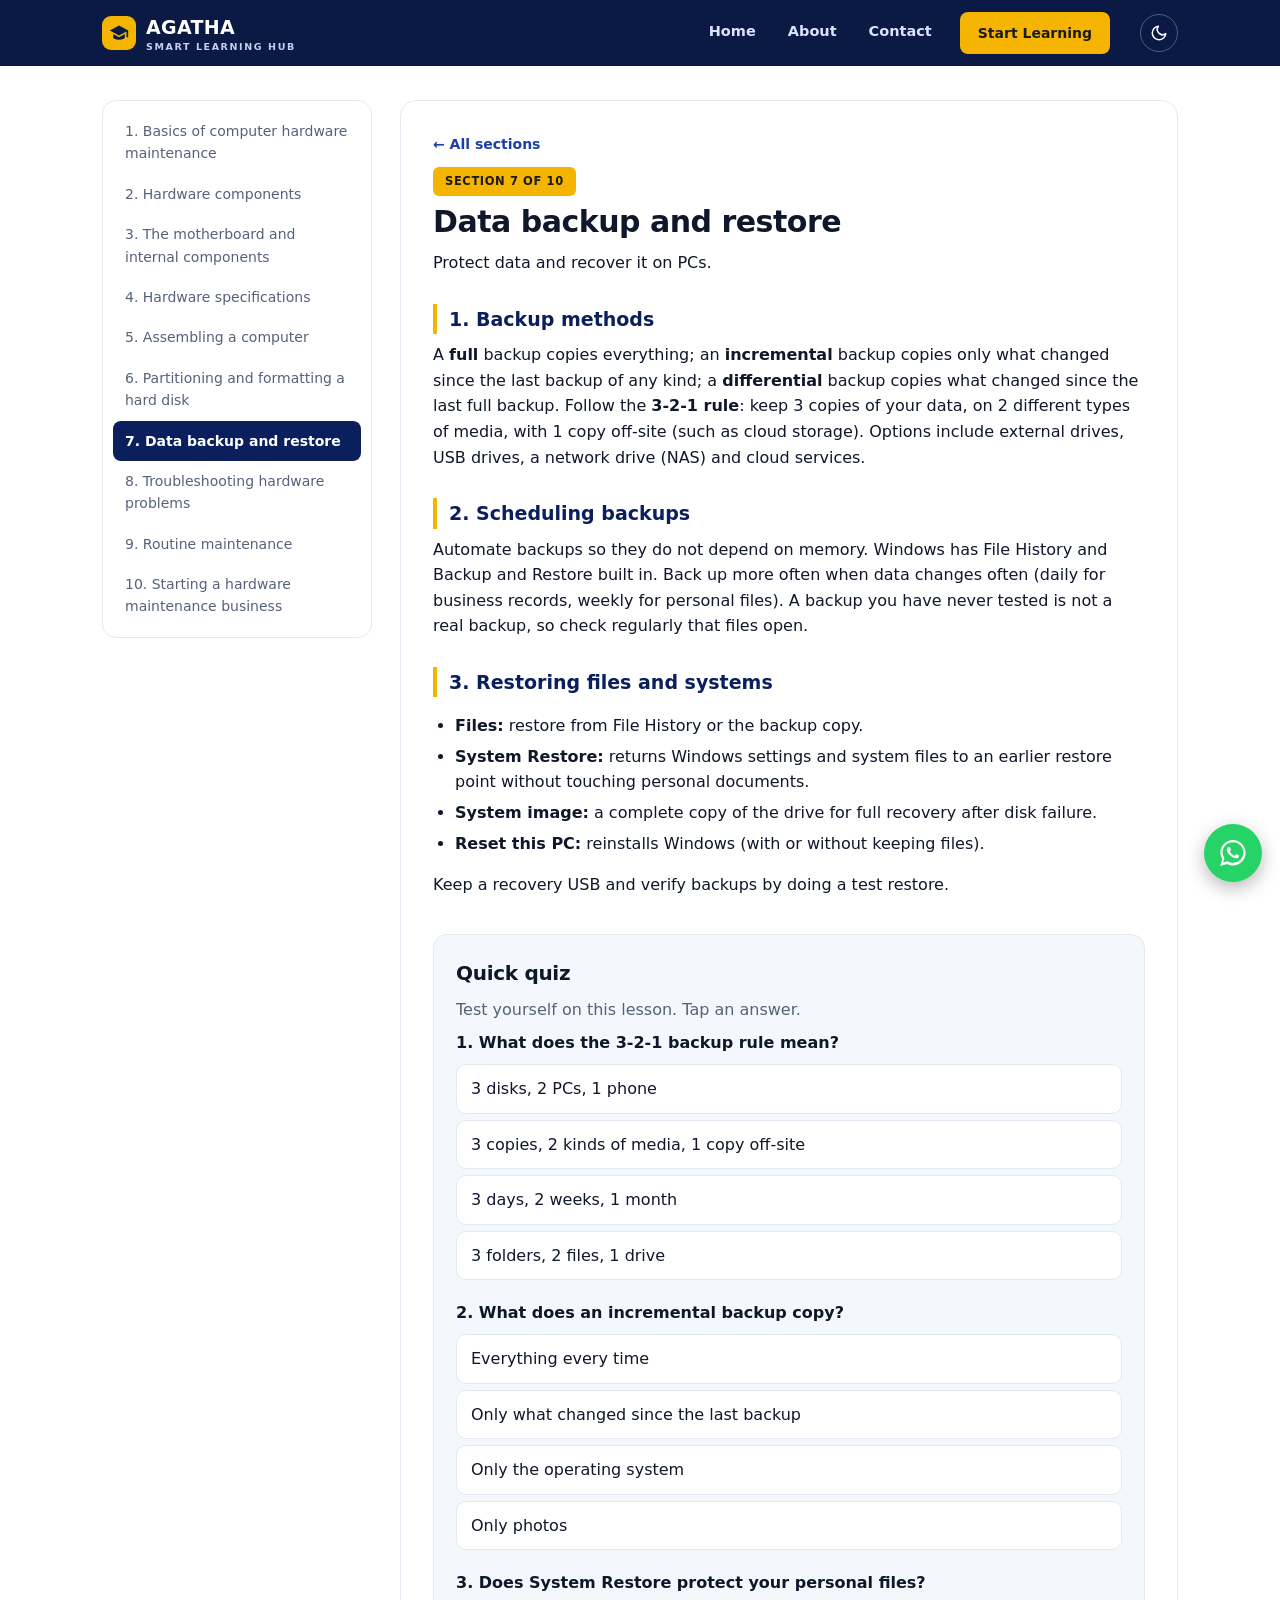
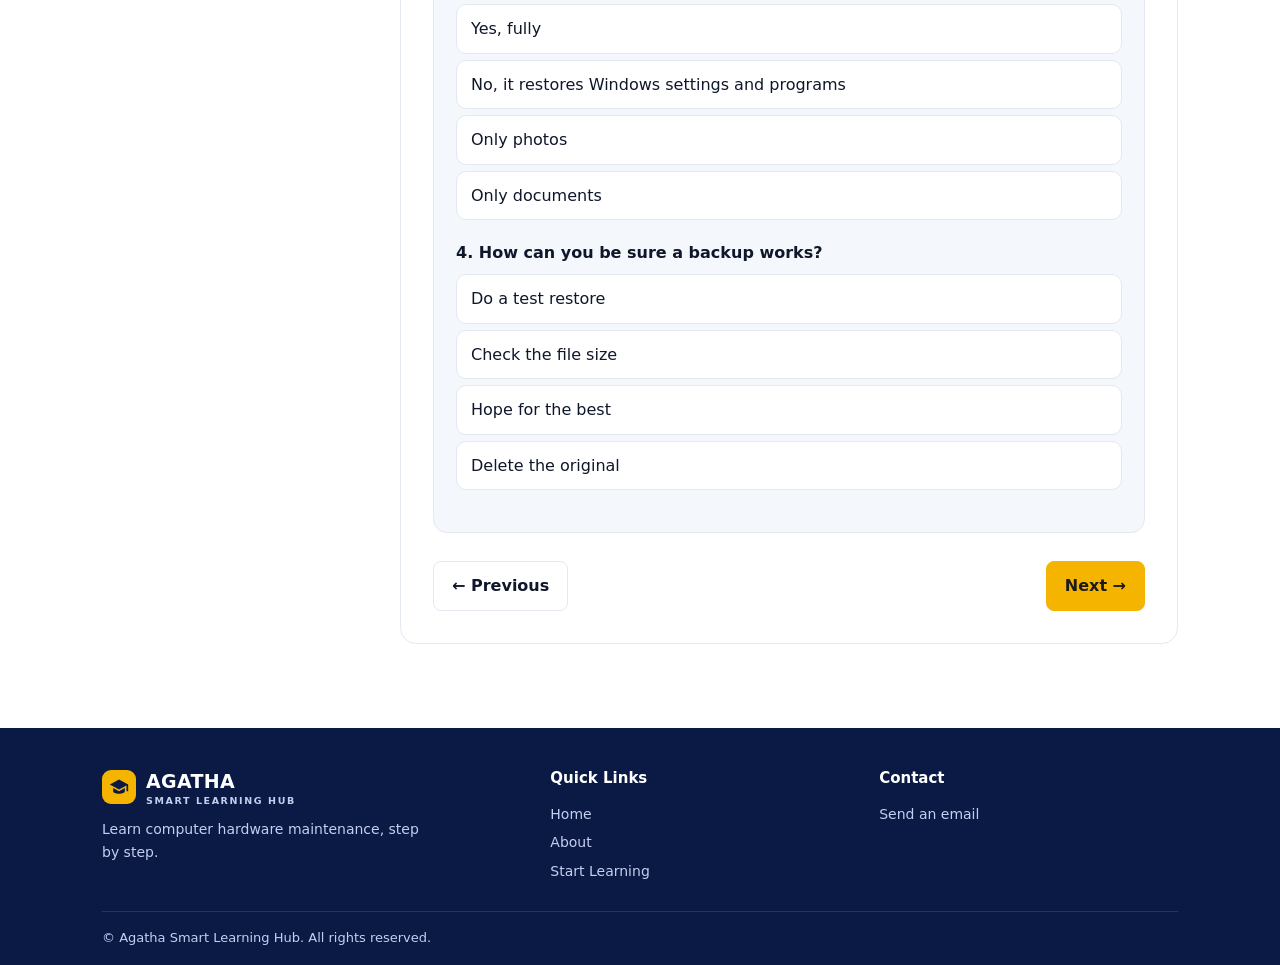
<file: lesson-7.html>
<!DOCTYPE html>
<html lang="en">
<head>
<meta charset="utf-8">
<meta name="viewport" content="width=device-width, initial-scale=1, viewport-fit=cover">
<title>Data backup and restore | Agatha Smart Learning Hub</title>
<meta name="description" content="Protect data and recover it on PCs.">
<link rel="icon" type="image/svg+xml" href="favicon.svg">
<link rel="icon" type="image/png" sizes="180x180" href="favicon.png">
<link rel="apple-touch-icon" href="favicon.png">
<link rel="stylesheet" href="style.css">
<script>try{var t=localStorage.getItem('theme')}catch(e){}if(!t)t=matchMedia('(prefers-color-scheme: dark)').matches?'dark':'light';document.documentElement.dataset.theme=t</script>
</head>
<body>
<header><div class="wrap bar">
  <a class="brand" href="index.html"><span class="logo"><svg viewBox="0 0 24 24"><path d="M12 3 1 9l11 6 9-4.900V17h2V9L12 3zM5 13.200V17c0 1.700 3.100 3 7 3s7-1.300 7-3v-3.800l-7 3.800-7-3.800z"/></svg></span><span>AGATHA<small>SMART LEARNING HUB</small></span></a>
  <nav id="menu"><button class="close" id="closeMenu" type="button" aria-label="Close menu"><svg viewBox="0 0 24 24"><path d="M5 5l14 14M19 5L5 19"/></svg></button>
    <a class="l" href="index.html">Home</a>
    <a class="l" href="index.html#about">About</a>
    <a class="l" id="navContact" href="index.html#email">Contact</a>
    <a class="cta" href="lesson-1.html">Start Learning</a>
  </nav>
  <div class="bar-r"><button class="tt" id="themeBtn" type="button" aria-label="Switch between light and dark mode" title="Light / dark mode"><svg class="moon" viewBox="0 0 24 24"><path d="M21 12.8A9 9 0 1 1 11.2 3a7 7 0 0 0 9.8 9.800z"/></svg><svg class="sun" viewBox="0 0 24 24"><circle cx="12" cy="12" r="4"/><path d="M12 2v2M12 20v2M4.900 4.900l1.400 1.400M17.700 17.700l1.400 1.400M2 12h2M20 12h2M4.900 19.100l1.400-1.400M17.700 6.300l1.400-1.400"/></svg></button><button class="burger" id="burger" type="button" aria-label="Open menu" aria-expanded="false" aria-controls="menu"><svg viewBox="0 0 24 24"><path d="M3 6h18M3 12h18M3 18h18"/></svg></button></div>
</div><div class="scrim" id="scrim"></div></header>

<main><div class="wrap layout">
<aside class="side"><a href="lesson-1.html">1. Basics of computer hardware maintenance</a><a href="lesson-2.html">2. Hardware components</a><a href="lesson-3.html">3. The motherboard and internal components</a><a href="lesson-4.html">4. Hardware specifications</a><a href="lesson-5.html">5. Assembling a computer</a><a href="lesson-6.html">6. Partitioning and formatting a hard disk</a><a href="lesson-7.html" class="on">7. Data backup and restore</a><a href="lesson-8.html">8. Troubleshooting hardware problems</a><a href="lesson-9.html">9. Routine maintenance</a><a href="lesson-10.html">10. Starting a hardware maintenance business</a></aside>
<article class="lesson"><a class="back" href="index.html">&larr; All sections</a><div class="tag">Section 7 of 10</div><h1>Data backup and restore</h1><p>Protect data and recover it on PCs.</p><h3>1. Backup methods</h3><p>A <b>full</b> backup copies everything; an <b>incremental</b> backup copies only what changed since the last backup of any kind; a <b>differential</b> backup copies what changed since the last full backup. Follow the <b>3-2-1 rule</b>: keep 3 copies of your data, on 2 different types of media, with 1 copy off-site (such as cloud storage). Options include external drives, USB drives, a network drive (NAS) and cloud services.</p><h3>2. Scheduling backups</h3><p>Automate backups so they do not depend on memory. Windows has File History and Backup and Restore built in. Back up more often when data changes often (daily for business records, weekly for personal files). A backup you have never tested is not a real backup, so check regularly that files open.</p><h3>3. Restoring files and systems</h3><ul><li><b>Files:</b> restore from File History or the backup copy.</li><li><b>System Restore:</b> returns Windows settings and system files to an earlier restore point without touching personal documents.</li><li><b>System image:</b> a complete copy of the drive for full recovery after disk failure.</li><li><b>Reset this PC:</b> reinstalls Windows (with or without keeping files).</li></ul><p>Keep a recovery USB and verify backups by doing a test restore.</p><div id="quiz" data-lesson="7"></div><div class="pn"><a href="lesson-6.html">&larr; Previous</a><a class="go" href="lesson-8.html">Next &rarr;</a></div></article>
</div></main>

<footer><div class="wrap">
  <div class="fg">
    <div><div class="brand" style="color:#fff;margin-bottom:10px"><span class="logo"><svg viewBox="0 0 24 24"><path d="M12 3 1 9l11 6 9-4.900V17h2V9L12 3zM5 13.200V17c0 1.700 3.100 3 7 3s7-1.300 7-3v-3.800l-7 3.800-7-3.800z"/></svg></span><span>AGATHA<small>SMART LEARNING HUB</small></span></div><p style="margin:0;max-width:320px">Learn computer hardware maintenance, step by step.</p></div>
    <div><h4>Quick Links</h4><a href="index.html">Home</a><a href="index.html#about">About</a><a href="lesson-1.html">Start Learning</a></div>
    <div><h4>Contact</h4><a href="index.html#email">Send an email</a></div>
  </div>
  <div class="copy">&copy; Agatha Smart Learning Hub. All rights reserved.</div>
</div></footer>

<a class="wa" id="waBtn" href="https://wa.link/6a9edf" target="_blank" rel="noopener" aria-label="Chat on WhatsApp">
  <svg viewBox="0 0 32 32"><path d="M16 3C9 3 3.4 8.6 3.4 15.5c0 2.4.7 4.7 1.9 6.600L3.200 29l7.100-2.100c1.800 1 3.800 1.500 5.700 1.500 7 0 12.600-5.600 12.600-12.500S23 3 16 3zm0 22.800c-1.800 0-3.600-.5-5.100-1.400l-.4-.2-4.200 1.200 1.200-4.100-.3-.4a10.200 10.200 0 0 1-1.600-5.500C5.600 9.800 10.300 5.200 16 5.200s10.400 4.600 10.400 10.300S21.700 25.800 16 25.800zm5.700-7.600c-.3-.2-1.800-.9-2.100-1s-.5-.2-.7.200-.8 1-1 1.200-.4.200-.7.100a8.400 8.400 0 0 1-4.200-3.700c-.3-.6.300-.5.900-1.700.1-.2 0-.4 0-.5l-1-2.300c-.2-.6-.5-.5-.7-.5h-.6c-.2 0-.5.100-.8.400s-1 1-1 2.500 1.100 2.900 1.200 3.100c.2.200 2.100 3.300 5.200 4.500 2.900 1.100 3.100.9 3.600.8.600-.1 1.800-.7 2-1.400s.2-1.300.2-1.400-.3-.2-.6-.4z"/></svg>
</a>
<script src="theme.js"></script>
<script src="quiz.js"></script>
</body>
</html>
</file>
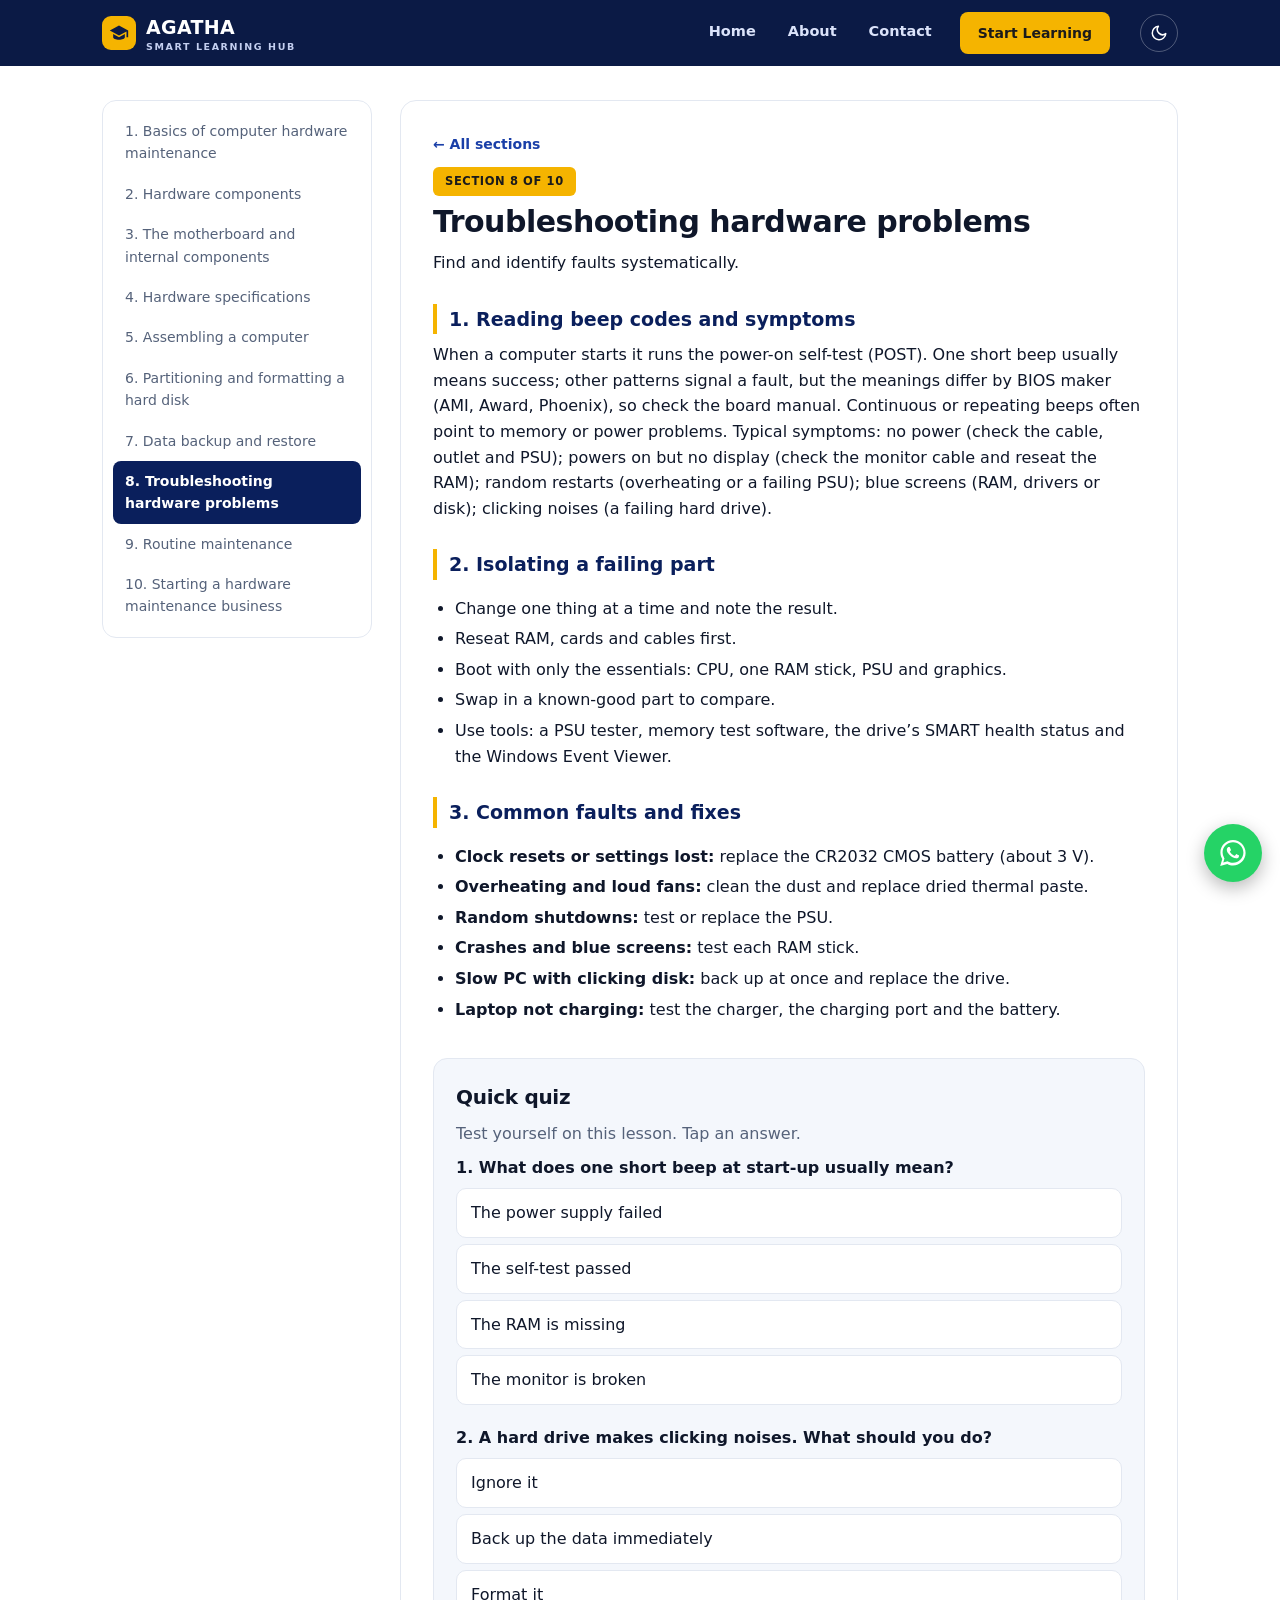
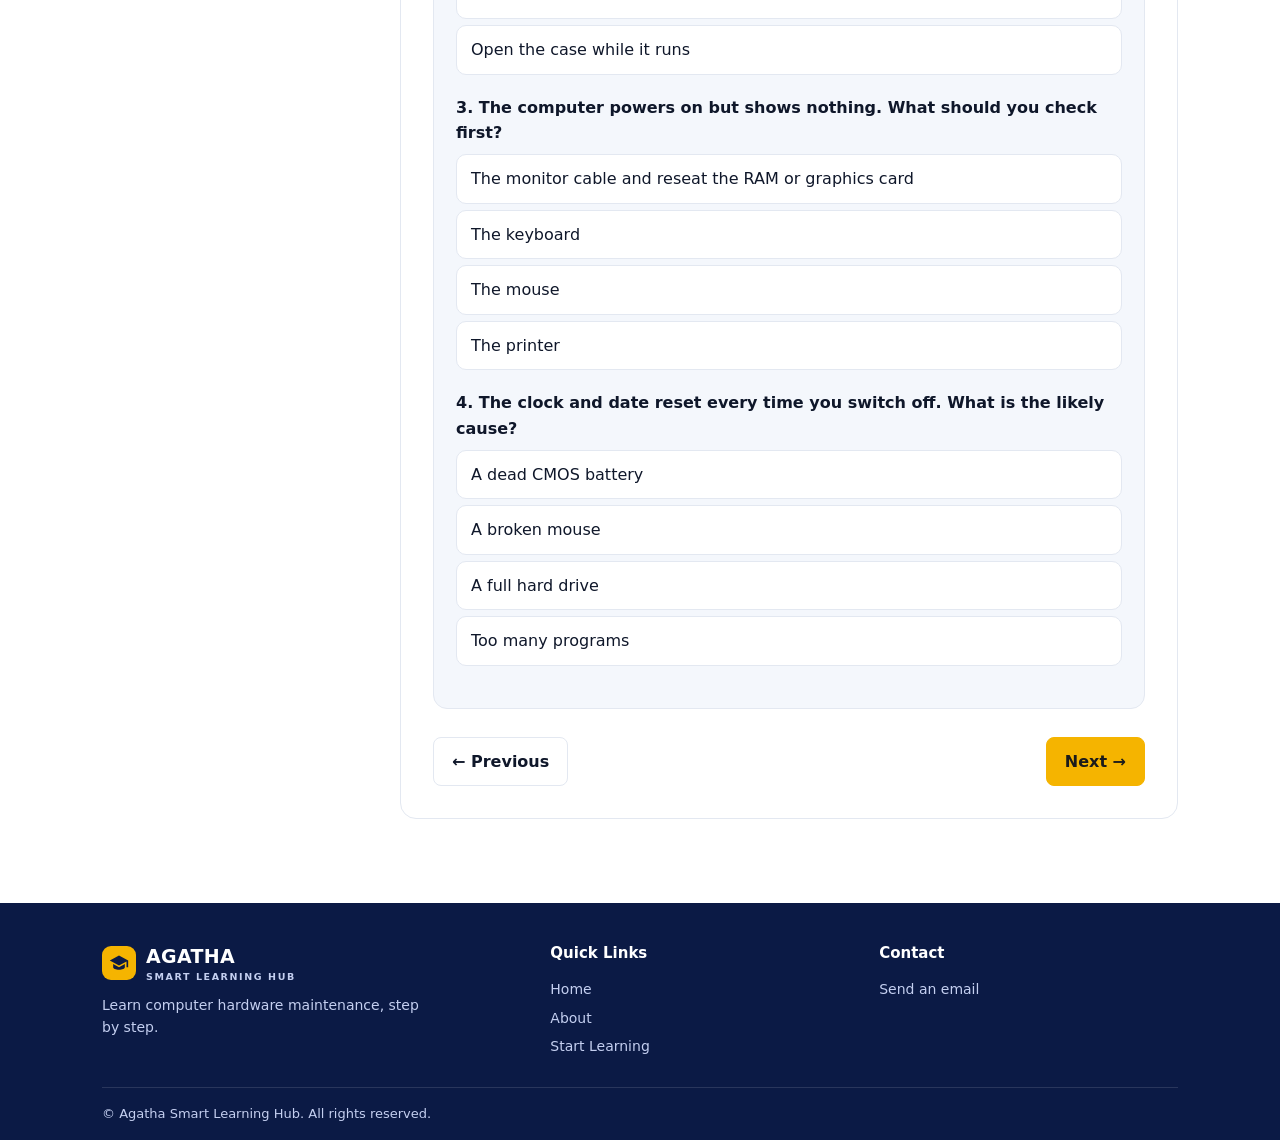
<file: lesson-8.html>
<!DOCTYPE html>
<html lang="en">
<head>
<meta charset="utf-8">
<meta name="viewport" content="width=device-width, initial-scale=1, viewport-fit=cover">
<title>Troubleshooting hardware problems | Agatha Smart Learning Hub</title>
<meta name="description" content="Find and identify faults systematically.">
<link rel="icon" type="image/svg+xml" href="favicon.svg">
<link rel="icon" type="image/png" sizes="180x180" href="favicon.png">
<link rel="apple-touch-icon" href="favicon.png">
<link rel="stylesheet" href="style.css">
<script>try{var t=localStorage.getItem('theme')}catch(e){}if(!t)t=matchMedia('(prefers-color-scheme: dark)').matches?'dark':'light';document.documentElement.dataset.theme=t</script>
</head>
<body>
<header><div class="wrap bar">
  <a class="brand" href="index.html"><span class="logo"><svg viewBox="0 0 24 24"><path d="M12 3 1 9l11 6 9-4.900V17h2V9L12 3zM5 13.200V17c0 1.700 3.100 3 7 3s7-1.300 7-3v-3.800l-7 3.800-7-3.800z"/></svg></span><span>AGATHA<small>SMART LEARNING HUB</small></span></a>
  <nav id="menu"><button class="close" id="closeMenu" type="button" aria-label="Close menu"><svg viewBox="0 0 24 24"><path d="M5 5l14 14M19 5L5 19"/></svg></button>
    <a class="l" href="index.html">Home</a>
    <a class="l" href="index.html#about">About</a>
    <a class="l" id="navContact" href="index.html#email">Contact</a>
    <a class="cta" href="lesson-1.html">Start Learning</a>
  </nav>
  <div class="bar-r"><button class="tt" id="themeBtn" type="button" aria-label="Switch between light and dark mode" title="Light / dark mode"><svg class="moon" viewBox="0 0 24 24"><path d="M21 12.8A9 9 0 1 1 11.2 3a7 7 0 0 0 9.8 9.800z"/></svg><svg class="sun" viewBox="0 0 24 24"><circle cx="12" cy="12" r="4"/><path d="M12 2v2M12 20v2M4.900 4.900l1.400 1.400M17.700 17.700l1.400 1.400M2 12h2M20 12h2M4.900 19.100l1.400-1.400M17.700 6.300l1.400-1.400"/></svg></button><button class="burger" id="burger" type="button" aria-label="Open menu" aria-expanded="false" aria-controls="menu"><svg viewBox="0 0 24 24"><path d="M3 6h18M3 12h18M3 18h18"/></svg></button></div>
</div><div class="scrim" id="scrim"></div></header>

<main><div class="wrap layout">
<aside class="side"><a href="lesson-1.html">1. Basics of computer hardware maintenance</a><a href="lesson-2.html">2. Hardware components</a><a href="lesson-3.html">3. The motherboard and internal components</a><a href="lesson-4.html">4. Hardware specifications</a><a href="lesson-5.html">5. Assembling a computer</a><a href="lesson-6.html">6. Partitioning and formatting a hard disk</a><a href="lesson-7.html">7. Data backup and restore</a><a href="lesson-8.html" class="on">8. Troubleshooting hardware problems</a><a href="lesson-9.html">9. Routine maintenance</a><a href="lesson-10.html">10. Starting a hardware maintenance business</a></aside>
<article class="lesson"><a class="back" href="index.html">&larr; All sections</a><div class="tag">Section 8 of 10</div><h1>Troubleshooting hardware problems</h1><p>Find and identify faults systematically.</p><h3>1. Reading beep codes and symptoms</h3><p>When a computer starts it runs the power-on self-test (POST). One short beep usually means success; other patterns signal a fault, but the meanings differ by BIOS maker (AMI, Award, Phoenix), so check the board manual. Continuous or repeating beeps often point to memory or power problems. Typical symptoms: no power (check the cable, outlet and PSU); powers on but no display (check the monitor cable and reseat the RAM); random restarts (overheating or a failing PSU); blue screens (RAM, drivers or disk); clicking noises (a failing hard drive).</p><h3>2. Isolating a failing part</h3><ul><li>Change one thing at a time and note the result.</li><li>Reseat RAM, cards and cables first.</li><li>Boot with only the essentials: CPU, one RAM stick, PSU and graphics.</li><li>Swap in a known-good part to compare.</li><li>Use tools: a PSU tester, memory test software, the drive’s SMART health status and the Windows Event Viewer.</li></ul><h3>3. Common faults and fixes</h3><ul><li><b>Clock resets or settings lost:</b> replace the CR2032 CMOS battery (about 3 V).</li><li><b>Overheating and loud fans:</b> clean the dust and replace dried thermal paste.</li><li><b>Random shutdowns:</b> test or replace the PSU.</li><li><b>Crashes and blue screens:</b> test each RAM stick.</li><li><b>Slow PC with clicking disk:</b> back up at once and replace the drive.</li><li><b>Laptop not charging:</b> test the charger, the charging port and the battery.</li></ul><div id="quiz" data-lesson="8"></div><div class="pn"><a href="lesson-7.html">&larr; Previous</a><a class="go" href="lesson-9.html">Next &rarr;</a></div></article>
</div></main>

<footer><div class="wrap">
  <div class="fg">
    <div><div class="brand" style="color:#fff;margin-bottom:10px"><span class="logo"><svg viewBox="0 0 24 24"><path d="M12 3 1 9l11 6 9-4.900V17h2V9L12 3zM5 13.200V17c0 1.700 3.100 3 7 3s7-1.300 7-3v-3.800l-7 3.800-7-3.800z"/></svg></span><span>AGATHA<small>SMART LEARNING HUB</small></span></div><p style="margin:0;max-width:320px">Learn computer hardware maintenance, step by step.</p></div>
    <div><h4>Quick Links</h4><a href="index.html">Home</a><a href="index.html#about">About</a><a href="lesson-1.html">Start Learning</a></div>
    <div><h4>Contact</h4><a href="index.html#email">Send an email</a></div>
  </div>
  <div class="copy">&copy; Agatha Smart Learning Hub. All rights reserved.</div>
</div></footer>

<a class="wa" id="waBtn" href="https://wa.link/6a9edf" target="_blank" rel="noopener" aria-label="Chat on WhatsApp">
  <svg viewBox="0 0 32 32"><path d="M16 3C9 3 3.4 8.6 3.4 15.5c0 2.4.7 4.7 1.9 6.600L3.200 29l7.100-2.100c1.800 1 3.800 1.500 5.700 1.500 7 0 12.600-5.600 12.600-12.500S23 3 16 3zm0 22.800c-1.800 0-3.600-.5-5.100-1.400l-.4-.2-4.200 1.200 1.200-4.100-.3-.4a10.200 10.200 0 0 1-1.600-5.500C5.600 9.800 10.300 5.200 16 5.200s10.400 4.600 10.400 10.300S21.700 25.800 16 25.800zm5.700-7.600c-.3-.2-1.800-.9-2.100-1s-.5-.2-.7.200-.8 1-1 1.200-.4.200-.7.100a8.400 8.400 0 0 1-4.200-3.700c-.3-.6.300-.5.900-1.700.1-.2 0-.4 0-.5l-1-2.300c-.2-.6-.5-.5-.7-.5h-.6c-.2 0-.5.100-.8.400s-1 1-1 2.500 1.100 2.900 1.200 3.100c.2.200 2.100 3.300 5.200 4.500 2.900 1.100 3.100.9 3.600.8.600-.1 1.800-.7 2-1.400s.2-1.300.2-1.400-.3-.2-.6-.4z"/></svg>
</a>
<script src="theme.js"></script>
<script src="quiz.js"></script>
</body>
</html>
</file>
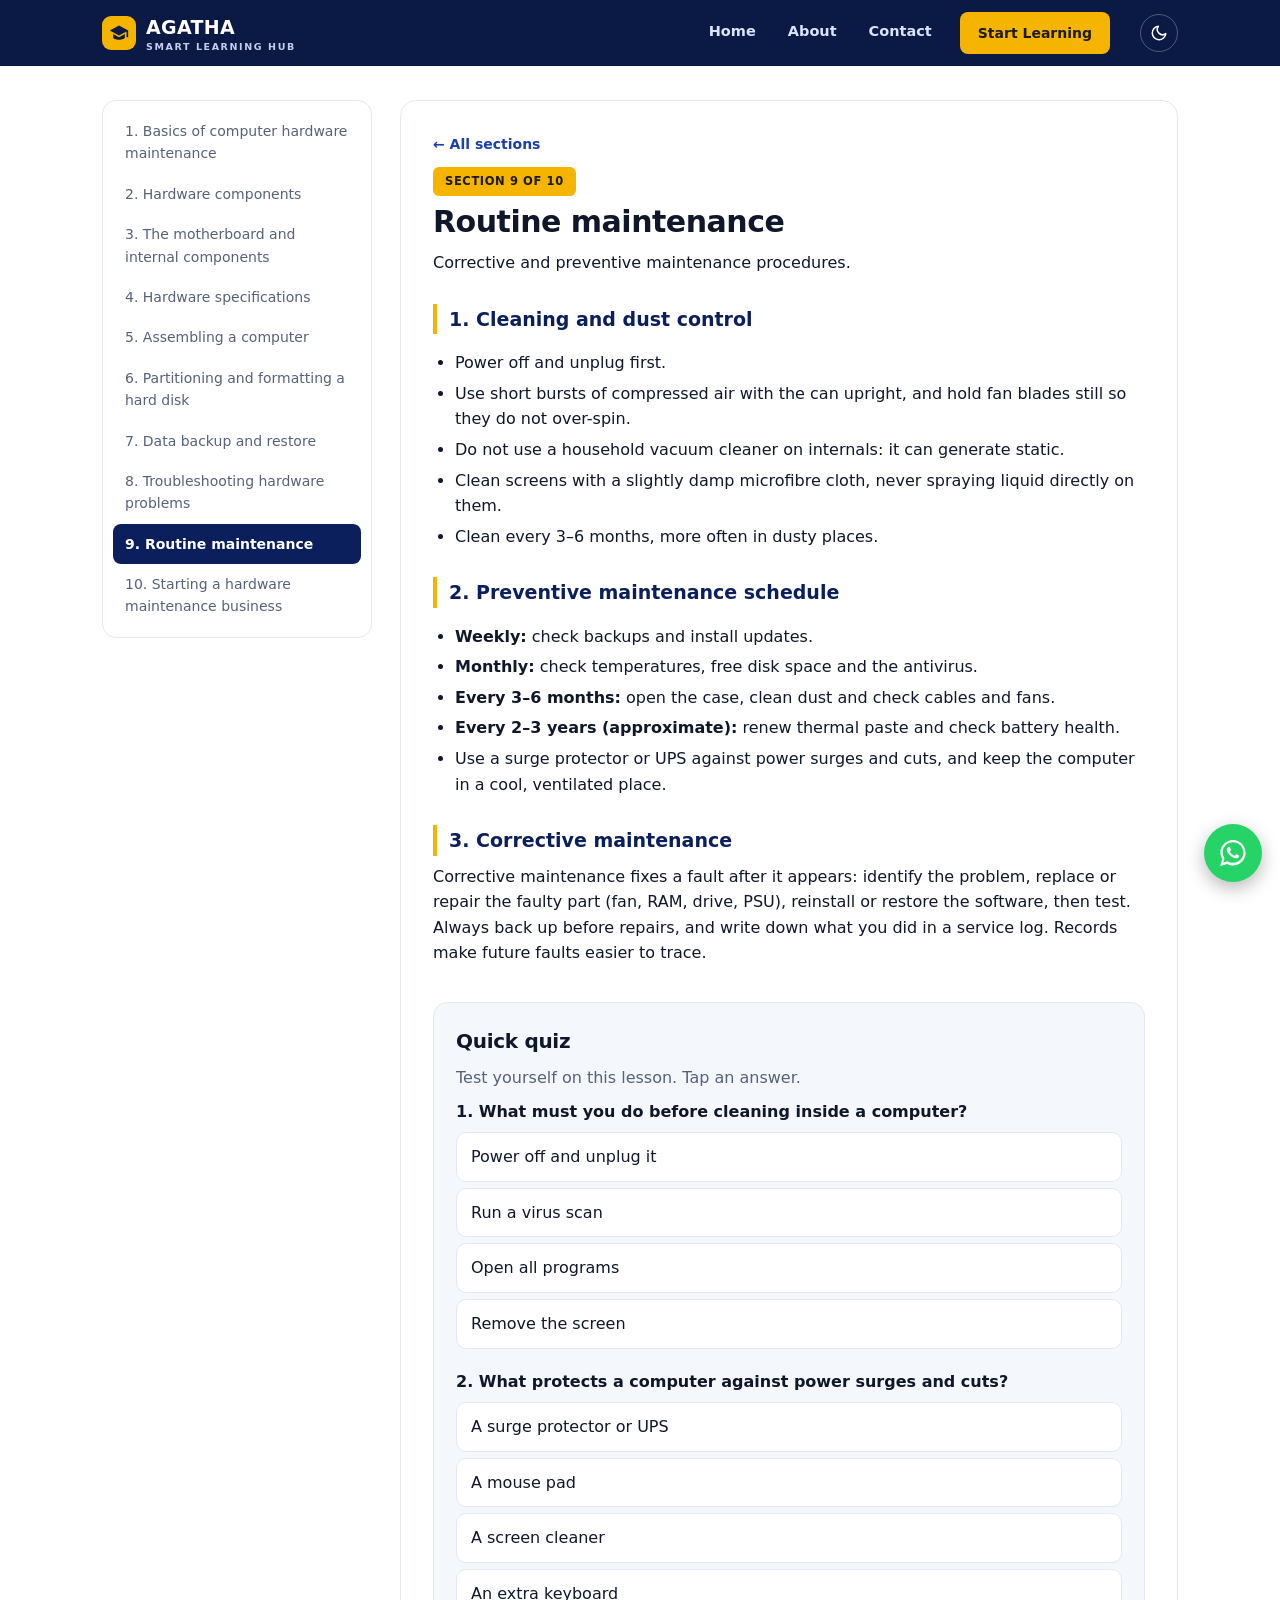
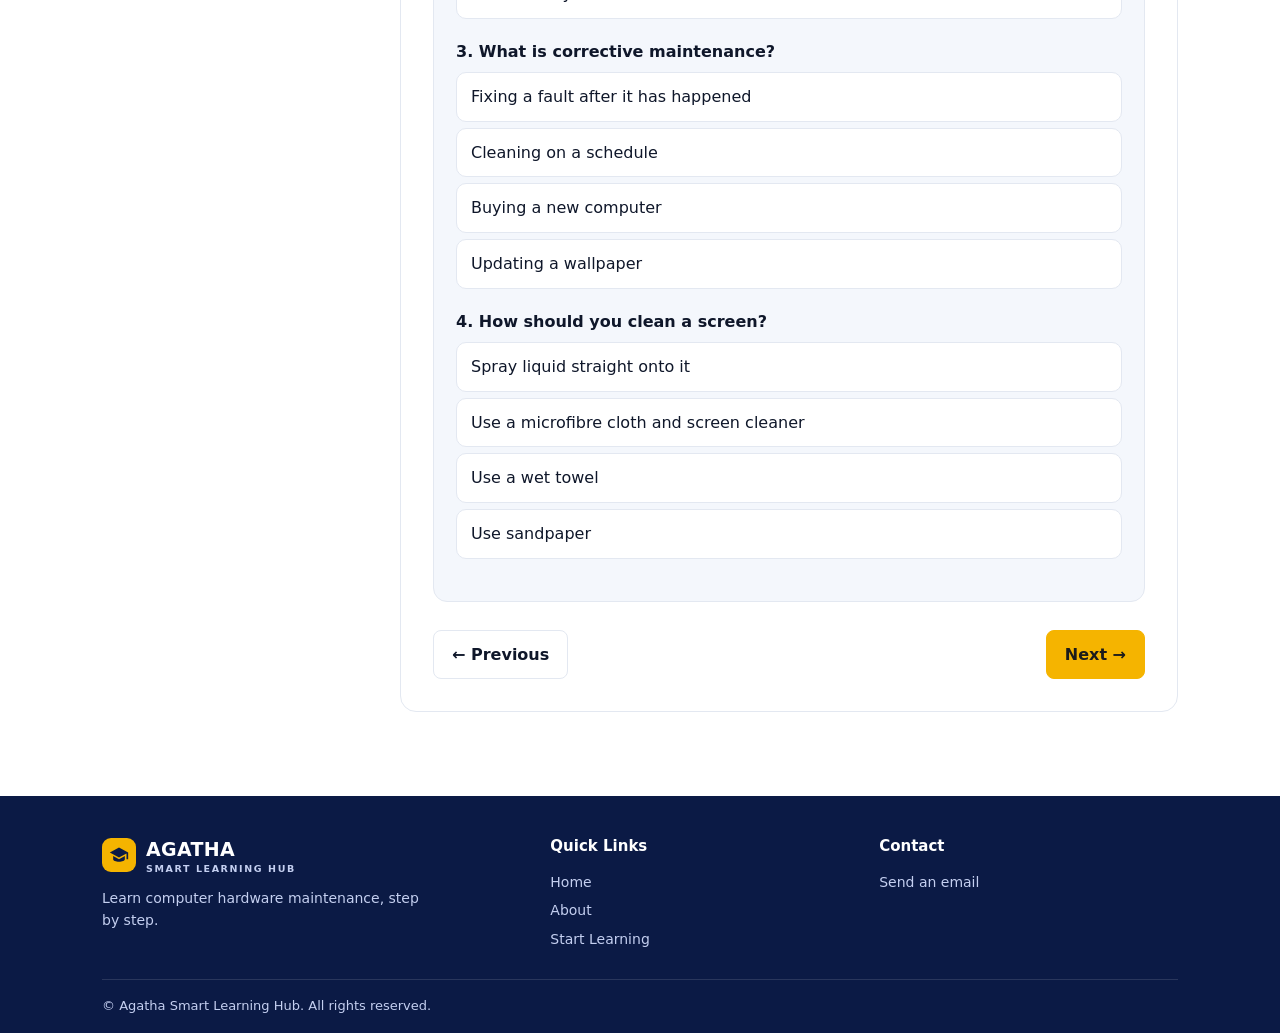
<file: lesson-9.html>
<!DOCTYPE html>
<html lang="en">
<head>
<meta charset="utf-8">
<meta name="viewport" content="width=device-width, initial-scale=1, viewport-fit=cover">
<title>Routine maintenance | Agatha Smart Learning Hub</title>
<meta name="description" content="Corrective and preventive maintenance procedures.">
<link rel="icon" type="image/svg+xml" href="favicon.svg">
<link rel="icon" type="image/png" sizes="180x180" href="favicon.png">
<link rel="apple-touch-icon" href="favicon.png">
<link rel="stylesheet" href="style.css">
<script>try{var t=localStorage.getItem('theme')}catch(e){}if(!t)t=matchMedia('(prefers-color-scheme: dark)').matches?'dark':'light';document.documentElement.dataset.theme=t</script>
</head>
<body>
<header><div class="wrap bar">
  <a class="brand" href="index.html"><span class="logo"><svg viewBox="0 0 24 24"><path d="M12 3 1 9l11 6 9-4.900V17h2V9L12 3zM5 13.200V17c0 1.700 3.100 3 7 3s7-1.300 7-3v-3.800l-7 3.800-7-3.800z"/></svg></span><span>AGATHA<small>SMART LEARNING HUB</small></span></a>
  <nav id="menu"><button class="close" id="closeMenu" type="button" aria-label="Close menu"><svg viewBox="0 0 24 24"><path d="M5 5l14 14M19 5L5 19"/></svg></button>
    <a class="l" href="index.html">Home</a>
    <a class="l" href="index.html#about">About</a>
    <a class="l" id="navContact" href="index.html#email">Contact</a>
    <a class="cta" href="lesson-1.html">Start Learning</a>
  </nav>
  <div class="bar-r"><button class="tt" id="themeBtn" type="button" aria-label="Switch between light and dark mode" title="Light / dark mode"><svg class="moon" viewBox="0 0 24 24"><path d="M21 12.8A9 9 0 1 1 11.2 3a7 7 0 0 0 9.8 9.800z"/></svg><svg class="sun" viewBox="0 0 24 24"><circle cx="12" cy="12" r="4"/><path d="M12 2v2M12 20v2M4.900 4.900l1.400 1.400M17.700 17.700l1.400 1.400M2 12h2M20 12h2M4.900 19.100l1.400-1.400M17.700 6.300l1.400-1.400"/></svg></button><button class="burger" id="burger" type="button" aria-label="Open menu" aria-expanded="false" aria-controls="menu"><svg viewBox="0 0 24 24"><path d="M3 6h18M3 12h18M3 18h18"/></svg></button></div>
</div><div class="scrim" id="scrim"></div></header>

<main><div class="wrap layout">
<aside class="side"><a href="lesson-1.html">1. Basics of computer hardware maintenance</a><a href="lesson-2.html">2. Hardware components</a><a href="lesson-3.html">3. The motherboard and internal components</a><a href="lesson-4.html">4. Hardware specifications</a><a href="lesson-5.html">5. Assembling a computer</a><a href="lesson-6.html">6. Partitioning and formatting a hard disk</a><a href="lesson-7.html">7. Data backup and restore</a><a href="lesson-8.html">8. Troubleshooting hardware problems</a><a href="lesson-9.html" class="on">9. Routine maintenance</a><a href="lesson-10.html">10. Starting a hardware maintenance business</a></aside>
<article class="lesson"><a class="back" href="index.html">&larr; All sections</a><div class="tag">Section 9 of 10</div><h1>Routine maintenance</h1><p>Corrective and preventive maintenance procedures.</p><h3>1. Cleaning and dust control</h3><ul><li>Power off and unplug first.</li><li>Use short bursts of compressed air with the can upright, and hold fan blades still so they do not over-spin.</li><li>Do not use a household vacuum cleaner on internals: it can generate static.</li><li>Clean screens with a slightly damp microfibre cloth, never spraying liquid directly on them.</li><li>Clean every 3–6 months, more often in dusty places.</li></ul><h3>2. Preventive maintenance schedule</h3><ul><li><b>Weekly:</b> check backups and install updates.</li><li><b>Monthly:</b> check temperatures, free disk space and the antivirus.</li><li><b>Every 3–6 months:</b> open the case, clean dust and check cables and fans.</li><li><b>Every 2–3 years (approximate):</b> renew thermal paste and check battery health.</li><li>Use a surge protector or UPS against power surges and cuts, and keep the computer in a cool, ventilated place.</li></ul><h3>3. Corrective maintenance</h3><p>Corrective maintenance fixes a fault after it appears: identify the problem, replace or repair the faulty part (fan, RAM, drive, PSU), reinstall or restore the software, then test. Always back up before repairs, and write down what you did in a service log. Records make future faults easier to trace.</p><div id="quiz" data-lesson="9"></div><div class="pn"><a href="lesson-8.html">&larr; Previous</a><a class="go" href="lesson-10.html">Next &rarr;</a></div></article>
</div></main>

<footer><div class="wrap">
  <div class="fg">
    <div><div class="brand" style="color:#fff;margin-bottom:10px"><span class="logo"><svg viewBox="0 0 24 24"><path d="M12 3 1 9l11 6 9-4.900V17h2V9L12 3zM5 13.200V17c0 1.700 3.100 3 7 3s7-1.300 7-3v-3.800l-7 3.800-7-3.800z"/></svg></span><span>AGATHA<small>SMART LEARNING HUB</small></span></div><p style="margin:0;max-width:320px">Learn computer hardware maintenance, step by step.</p></div>
    <div><h4>Quick Links</h4><a href="index.html">Home</a><a href="index.html#about">About</a><a href="lesson-1.html">Start Learning</a></div>
    <div><h4>Contact</h4><a href="index.html#email">Send an email</a></div>
  </div>
  <div class="copy">&copy; Agatha Smart Learning Hub. All rights reserved.</div>
</div></footer>

<a class="wa" id="waBtn" href="https://wa.link/6a9edf" target="_blank" rel="noopener" aria-label="Chat on WhatsApp">
  <svg viewBox="0 0 32 32"><path d="M16 3C9 3 3.4 8.6 3.4 15.5c0 2.4.7 4.7 1.9 6.600L3.200 29l7.100-2.100c1.800 1 3.800 1.500 5.700 1.500 7 0 12.600-5.600 12.600-12.500S23 3 16 3zm0 22.800c-1.800 0-3.600-.5-5.100-1.400l-.4-.2-4.200 1.200 1.200-4.100-.3-.4a10.200 10.200 0 0 1-1.600-5.500C5.600 9.800 10.300 5.200 16 5.200s10.400 4.600 10.400 10.300S21.700 25.800 16 25.800zm5.700-7.600c-.3-.2-1.800-.9-2.100-1s-.5-.2-.7.200-.8 1-1 1.200-.4.200-.7.100a8.400 8.400 0 0 1-4.200-3.700c-.3-.6.300-.5.900-1.700.1-.2 0-.4 0-.5l-1-2.300c-.2-.6-.5-.5-.7-.5h-.6c-.2 0-.5.100-.8.400s-1 1-1 2.500 1.100 2.900 1.200 3.100c.2.200 2.100 3.300 5.200 4.500 2.900 1.100 3.100.9 3.600.8.600-.1 1.800-.7 2-1.400s.2-1.300.2-1.400-.3-.2-.6-.4z"/></svg>
</a>
<script src="theme.js"></script>
<script src="quiz.js"></script>
</body>
</html>
</file>
<file: style.css>
:root{--bg:#fff;--soft:#f4f7fc;--surface:#fff;--text:#0f172a;--muted:#55627a;--navy:#0a1f5c;--navy2:#0b1a45;--blue:#1a3fa8;--gold:#f5b400;--gold-ink:#1b1b1b;--line:#e3e8f1;--wa:#25d366;color-scheme:light;
box-sizing:border-box;padding-top:env(safe-area-inset-top,0px);padding-bottom:env(safe-area-inset-bottom,0px)}
@media (prefers-color-scheme:dark){:root:not([data-theme="light"]){--bg:#0b1226;--soft:#0f1a35;--surface:#141f3d;--text:#eaf0fb;--muted:#9fb0cb;--blue:#7fa6ff;--line:#26335a;color-scheme:dark}}
:root[data-theme="dark"]{--bg:#0b1226;--soft:#0f1a35;--surface:#141f3d;--text:#eaf0fb;--muted:#9fb0cb;--blue:#7fa6ff;--line:#26335a;color-scheme:dark}
html{scroll-padding-top:calc(env(safe-area-inset-top,0px) + 76px);scroll-behavior:smooth}
*{box-sizing:border-box}
body{margin:0;background:var(--bg);color:var(--text);font:16px/1.6 system-ui,-apple-system,"Segoe UI",Roboto,Arial,sans-serif}
body::before{content:"";position:fixed;inset:0 0 auto;height:env(safe-area-inset-top,0px);background:var(--navy2);z-index:10}
a{color:inherit;text-decoration:none}
.wrap{max-width:1120px;margin:0 auto;padding:0 22px}
header{position:sticky;top:env(safe-area-inset-top,0px);z-index:11;background:var(--navy2);color:#fff}
.bar{display:flex;align-items:center;justify-content:space-between;height:66px;gap:14px}
.brand{display:flex;align-items:center;gap:10px;font-weight:800;font-size:19px;letter-spacing:.3px}
.logo{width:34px;height:34px;border-radius:9px;background:var(--gold);display:grid;place-items:center}
.logo svg{width:20px;height:20px;fill:var(--navy2)}
.brand small{display:block;font-size:9.5px;font-weight:600;letter-spacing:1.6px;color:#c4cff0;margin-top:-3px}
nav{display:flex;gap:4px;align-items:center}
nav a.l{padding:8px 14px;font-weight:600;font-size:14.5px;color:#dbe3fa;border-bottom:2px solid transparent}
nav a.l:hover,nav a.l.on{color:#fff;border-bottom-color:var(--gold)}
.cta{background:var(--gold);color:var(--gold-ink);font-weight:700;font-size:14px;padding:10px 18px;border-radius:8px;margin-left:10px}
.hero{background:linear-gradient(100deg,var(--soft) 40%,var(--bg));overflow:hidden}
.hg{display:grid;grid-template-columns:1.05fr .95fr;gap:30px;align-items:center;padding-block:56px}
.eyebrow{display:flex;align-items:center;gap:10px;font-size:11.5px;font-weight:800;letter-spacing:1.4px;text-transform:uppercase;color:var(--muted)}
.eyebrow::before{content:"";width:26px;height:3px;background:var(--gold);border-radius:2px}
h1{font-size:clamp(34px,5.4vw,54px);line-height:1.08;margin:16px 0 16px;letter-spacing:-1.2px;font-weight:800}
h1 em{font-style:normal;color:var(--blue);display:block}
.hero p.lead{color:var(--muted);font-size:17px;max-width:480px;margin:0 0 26px}
.btns{display:flex;gap:12px;flex-wrap:wrap}
.btn{display:inline-block;background:var(--navy);color:#fff;font-weight:700;padding:13px 26px;border-radius:8px;border:2px solid var(--navy);font-size:15px;cursor:pointer;font-family:inherit}
.btn.o{background:transparent;color:var(--navy);border-color:var(--line)}
.btn.g{background:var(--gold);color:var(--gold-ink);border-color:var(--gold)}
@media (prefers-color-scheme:dark){:root:not([data-theme="light"]) .btn{background:var(--blue);border-color:var(--blue);color:#0b1226}:root:not([data-theme="light"]) .btn.o{background:transparent;color:var(--text);border-color:var(--line)}:root:not([data-theme="light"]) .btn.g{background:var(--gold);border-color:var(--gold);color:var(--gold-ink)}}
.art{position:relative;background:linear-gradient(145deg,#dfe9ff,#fff6dc);border-radius:24px;aspect-ratio:1/.82;display:grid;place-items:center}
.art svg{width:78%;height:auto}
.badge{position:absolute;right:14px;top:16px;background:#fff;color:#0f172a;border-radius:14px;padding:12px 16px;box-shadow:0 10px 28px rgba(10,31,92,.18);text-align:center}
.badge b{display:block;font-size:26px;line-height:1}
.badge span{font-size:10.5px;font-weight:800;letter-spacing:1px;color:#55627a}
.stats{background:var(--navy);color:#fff}
.sg{display:grid;grid-template-columns:repeat(4,1fr)}
.st{display:flex;align-items:center;gap:14px;padding:26px 18px;border-left:1px solid rgba(255,255,255,.16)}
.st:first-child{border-left:0}
.st svg{width:34px;height:34px;stroke:var(--gold);fill:none;stroke-width:1.7;flex:none}
.st b{display:block;font-size:19px;line-height:1.15}
.st span{font-size:13px;color:#c4cff0}
section{padding:46px 0 14px}
.sh{display:flex;justify-content:space-between;align-items:end;gap:12px;margin-bottom:22px}
.lab{font-size:11px;font-weight:800;letter-spacing:1.4px;color:var(--blue);text-transform:uppercase;display:flex;align-items:center;gap:8px}
.lab::before{content:"";width:22px;height:3px;background:var(--blue);border-radius:2px}
h2{font-size:28px;margin:6px 0 0;letter-spacing:-.5px}
.sub{color:var(--muted);margin:6px 0 0}
.grid{display:grid;grid-template-columns:repeat(auto-fill,minmax(205px,1fr));gap:16px}
.card{display:block;background:var(--surface);border:1px solid var(--line);border-radius:14px;padding:22px 18px;text-align:center;transition:box-shadow .15s,transform .15s}
.card:hover{transform:translateY(-3px);box-shadow:0 12px 26px rgba(10,31,92,.12)}
.num{width:46px;height:46px;border-radius:50%;display:grid;place-items:center;font-weight:800;margin:0 auto 12px;color:var(--navy)}
.c0{background:#dfe6ff}.c1{background:#d8f5ea}.c2{background:#ffe7d6}.c3{background:#ece3ff}.c4{background:#d6f1f7}
.card h3{margin:0 0 6px;font-size:15.5px;line-height:1.3}
.card p{margin:0 0 10px;color:var(--muted);font-size:13px}
.more{font-size:12.5px;font-weight:700;color:var(--blue)}
.about{display:grid;grid-template-columns:.7fr 1.6fr;gap:34px;align-items:start;background:var(--soft);border-radius:20px;padding:34px}
.about .pic{aspect-ratio:4/3;border-radius:16px;background:linear-gradient(145deg,#dfe9ff,#fff6dc);display:grid;place-items:center;position:relative}
.about .pic span{position:absolute;right:14px;bottom:14px;background:var(--gold);color:var(--gold-ink);font-weight:800;border-radius:10px;padding:10px 14px;font-size:13px;text-align:center;line-height:1.2}
.ph{color:var(--muted);font-style:italic}.abl{display:flex;flex-direction:column;justify-content:space-between;gap:16px;align-self:stretch}.me{width:100%;aspect-ratio:4/5;object-fit:cover;object-position:center 15%;border-radius:16px;display:block}.abl .pic{aspect-ratio:16/10}.about h2{margin-bottom:12px}.about p{margin:0 0 12px}.about h4{margin:18px 0 4px;font-size:15px;color:var(--blue);text-transform:uppercase;letter-spacing:.8px}.teach{columns:2;column-gap:28px;margin:8px 0 0;padding-left:20px}.teach li{margin:4px 0;break-inside:avoid}.onsite{margin-top:18px;padding:12px 16px;border-left:4px solid var(--gold);background:var(--surface);border-radius:8px;font-weight:600}.closing{font-size:20px;font-weight:700;line-height:1.4;margin:22px 0 10px;letter-spacing:-.2px}.sign{font-weight:800}.sign span{display:block;font-weight:500;color:var(--muted)}@media(max-width:860px){.teach{columns:1}}
.banner{margin:40px 0 0;background:linear-gradient(100deg,var(--navy),#12307f);color:#fff;border-radius:16px;padding:28px 32px;display:flex;align-items:center;justify-content:space-between;gap:20px;flex-wrap:wrap}
.banner h3{margin:0 0 4px;font-size:22px}
.banner p{margin:0;color:#c4cff0}
form{display:grid;gap:12px;max-width:560px}
input,textarea{width:100%;padding:13px 14px;border-radius:8px;border:1px solid var(--line);background:var(--surface);color:var(--text);font:inherit}
textarea{min-height:120px;resize:vertical}
.note{font-size:14px;color:var(--blue);min-height:20px;margin:0}
footer{background:var(--navy2);color:#c4cff0;margin-top:50px;font-size:14px}
.fg{display:grid;grid-template-columns:1.4fr 1fr 1fr;gap:30px;padding:38px 0 26px}
footer h4{color:#fff;margin:0 0 10px;font-size:15px}
footer a{display:block;padding:3px 0}
footer a:hover{color:#fff}
.copy{border-top:1px solid rgba(255,255,255,.12);padding:16px 0;font-size:13px}
.wa{position:fixed;right:18px;bottom:calc(18px + env(safe-area-inset-bottom,0px));width:58px;height:58px;border-radius:50%;background:var(--wa);display:grid;place-items:center;box-shadow:0 6px 18px rgba(0,0,0,.28);z-index:20}
.wa svg{width:32px;height:32px;fill:#fff}
.layout{display:grid;grid-template-columns:270px 1fr;gap:28px;padding-block:34px}
.side{position:sticky;top:calc(env(safe-area-inset-top,0px) + 88px);align-self:start;background:var(--surface);border:1px solid var(--line);border-radius:14px;padding:10px}
.side a{display:block;padding:9px 12px;border-radius:8px;font-size:14px;color:var(--muted)}
.side a:hover{background:var(--soft)}
.side a.on{background:var(--navy);color:#fff;font-weight:700}
.lesson{background:var(--surface);border:1px solid var(--line);border-radius:16px;padding:32px;min-width:0}
.lesson h1{font-size:30px;margin:10px 0 12px;letter-spacing:-.5px}
.tag{display:inline-block;padding:5px 12px;border-radius:6px;background:var(--gold);color:var(--gold-ink);font-weight:800;font-size:11.5px;letter-spacing:.6px;text-transform:uppercase}
.lesson h3{margin:26px 0 8px;font-size:19px;color:var(--blue)}.lesson ul,.lesson ol{padding-left:22px}.lesson li{margin:5px 0}.pn{display:flex;justify-content:space-between;gap:12px;margin-top:28px}
.pn a{padding:11px 18px;border-radius:8px;border:1px solid var(--line);font-weight:700}
.pn a.go{background:var(--gold);color:var(--gold-ink);border-color:var(--gold)}
.lesson h3{margin:28px 0 8px;font-size:19px;color:var(--navy);border-left:4px solid var(--gold);padding-left:12px}@media (prefers-color-scheme:dark){:root:not([data-theme="light"]) .lesson h3{color:var(--text)}}.lesson li{margin:5px 0}.lesson p{margin:8px 0}.back{display:inline-block;margin-bottom:8px;color:var(--blue);font-weight:700;font-size:14px}
@media(max-width:860px){.hg{grid-template-columns:1fr}.about{padding:26px;gap:24px}.sg{grid-template-columns:1fr 1fr}.st:nth-child(3){border-left:0}.fg{grid-template-columns:1fr}.layout{grid-template-columns:1fr}.side{position:static;display:none}.lesson{padding:22px}}
@media(max-width:640px){.about{grid-template-columns:1fr}}@media(min-width:861px){.abl{margin-top:82px}}
/* theme toggle */
.back{display:block;width:max-content;margin-bottom:12px}
.tt{width:38px;height:38px;border-radius:50%;border:1px solid rgba(255,255,255,.28);background:transparent;color:#fff;cursor:pointer;display:grid;place-items:center;margin-left:8px;padding:0}
.tt:hover{background:rgba(255,255,255,.12)}
.tt svg{width:18px;height:18px;fill:none;stroke:currentColor;stroke-width:2;stroke-linecap:round;stroke-linejoin:round}
.tt .sun{display:none}
:root[data-theme="dark"] .tt .sun{display:block}
:root[data-theme="dark"] .tt .moon{display:none}
/* dark overrides when the toggle sets the theme explicitly */
:root[data-theme="dark"] .btn{background:var(--blue);border-color:var(--blue);color:#0b1226}
:root[data-theme="dark"] .btn.o{background:transparent;color:var(--text);border-color:var(--line)}
:root[data-theme="dark"] .btn.g{background:var(--gold);border-color:var(--gold);color:var(--gold-ink)}
:root[data-theme="dark"] .lesson h3{color:var(--text)}

/* who: name under photo */
.who{display:block}
.cap{text-align:center;margin-top:12px}
.cap b{display:block;font-size:17px;line-height:1.3}
.cap span{color:var(--muted);font-size:14.5px}
/* hamburger + slide-in menu */
.bar nav{margin-left:auto}
.bar-r{display:flex;align-items:center;gap:8px;margin-left:8px}
.burger,.close{display:none;width:40px;height:40px;border-radius:10px;border:1px solid rgba(255,255,255,.28);background:transparent;color:#fff;cursor:pointer;place-items:center;padding:0}
.burger svg,.close svg{width:22px;height:22px;stroke:currentColor;fill:none;stroke-width:2;stroke-linecap:round}
.scrim{display:none}
@media(max-width:860px){
.burger{display:grid}
.bar-r{margin-left:auto}
.bar nav{position:fixed;top:0;right:0;bottom:0;width:min(84vw,320px);flex-direction:column;align-items:stretch;gap:4px;margin-left:0;padding:calc(env(safe-area-inset-top,0px) + 72px) 20px 24px;background:var(--navy2);box-shadow:-12px 0 32px rgba(0,0,0,.35);transform:translateX(105%);visibility:hidden;transition:transform .25s ease,visibility 0s .25s;z-index:31;overflow-y:auto}
.nav-open .bar nav{transform:none;visibility:visible;transition:transform .25s ease}
.bar nav a.l{padding:14px 12px;border-radius:10px;font-size:17px;border-bottom:0}
.bar nav a.l:hover{background:rgba(255,255,255,.08)}
.bar nav .cta{margin:12px 0 0;text-align:center;padding:14px 18px}
.close{display:grid;position:absolute;top:calc(env(safe-area-inset-top,0px) + 12px);right:16px}
.scrim{display:block;position:fixed;inset:0;background:rgba(5,10,30,.55);opacity:0;visibility:hidden;transition:opacity .25s;z-index:30}
.nav-open .scrim{opacity:1;visibility:visible}
.nav-open{overflow:hidden}
.nav-open .wa{display:none}
}
/* phones */
@media(max-width:640px){
.wrap{padding-inline:18px}.layout{padding-block:22px}
.hg{padding-block:34px;gap:24px}
.hero p.lead{font-size:16px}
section{padding:32px 0 8px}
h2{font-size:24px}
.sub{font-size:15px}
.st{padding:18px 10px;gap:10px}.st svg{width:28px;height:28px}.st b{font-size:16px}
.about{padding:20px;gap:20px}
.banner{padding:22px}.banner h3{font-size:19px}
.lesson{padding:20px}.lesson h1{font-size:25px}.tp,.lesson h3{font-size:17px}
.pn{flex-wrap:wrap}
.fg{gap:22px;padding:30px 0 20px}
.brand{font-size:17px}
}

/* quiz + comments */
.quiz{margin:36px 0 0;padding:22px;border:1px solid var(--line);border-radius:14px;background:var(--soft)}
.qh{font-size:20px;font-weight:800;margin:0 0 4px;letter-spacing:-.3px}
.qs{margin:0 0 14px;color:var(--muted)}
.qq{margin:0 0 20px}
.qt{font-weight:700;margin:0 0 8px}
.qo{display:block;width:100%;text-align:left;margin:6px 0;padding:11px 14px;border-radius:10px;border:1px solid var(--line);background:var(--surface);color:var(--text);font:inherit;cursor:pointer}
.qo:hover:not(:disabled){border-color:var(--blue)}
.qo:disabled{cursor:default;opacity:1;color:var(--text)}
.qo.ok{border-color:#12b76a;background:rgba(18,183,106,.18)}
.qo.no{border-color:#f04438;background:rgba(240,68,56,.16)}
.qe{margin:8px 0 0;font-size:14.5px;color:var(--muted)}
.qr{padding:14px;border-radius:10px;background:var(--surface);border:1px solid var(--line)}
.qa{margin-left:8px;padding:8px 14px;border-radius:8px;border:0;background:var(--gold);color:#1b1b1b;font-weight:700;font-family:inherit;cursor:pointer}
@media(max-width:640px){.quiz{padding:16px}}
</file>
